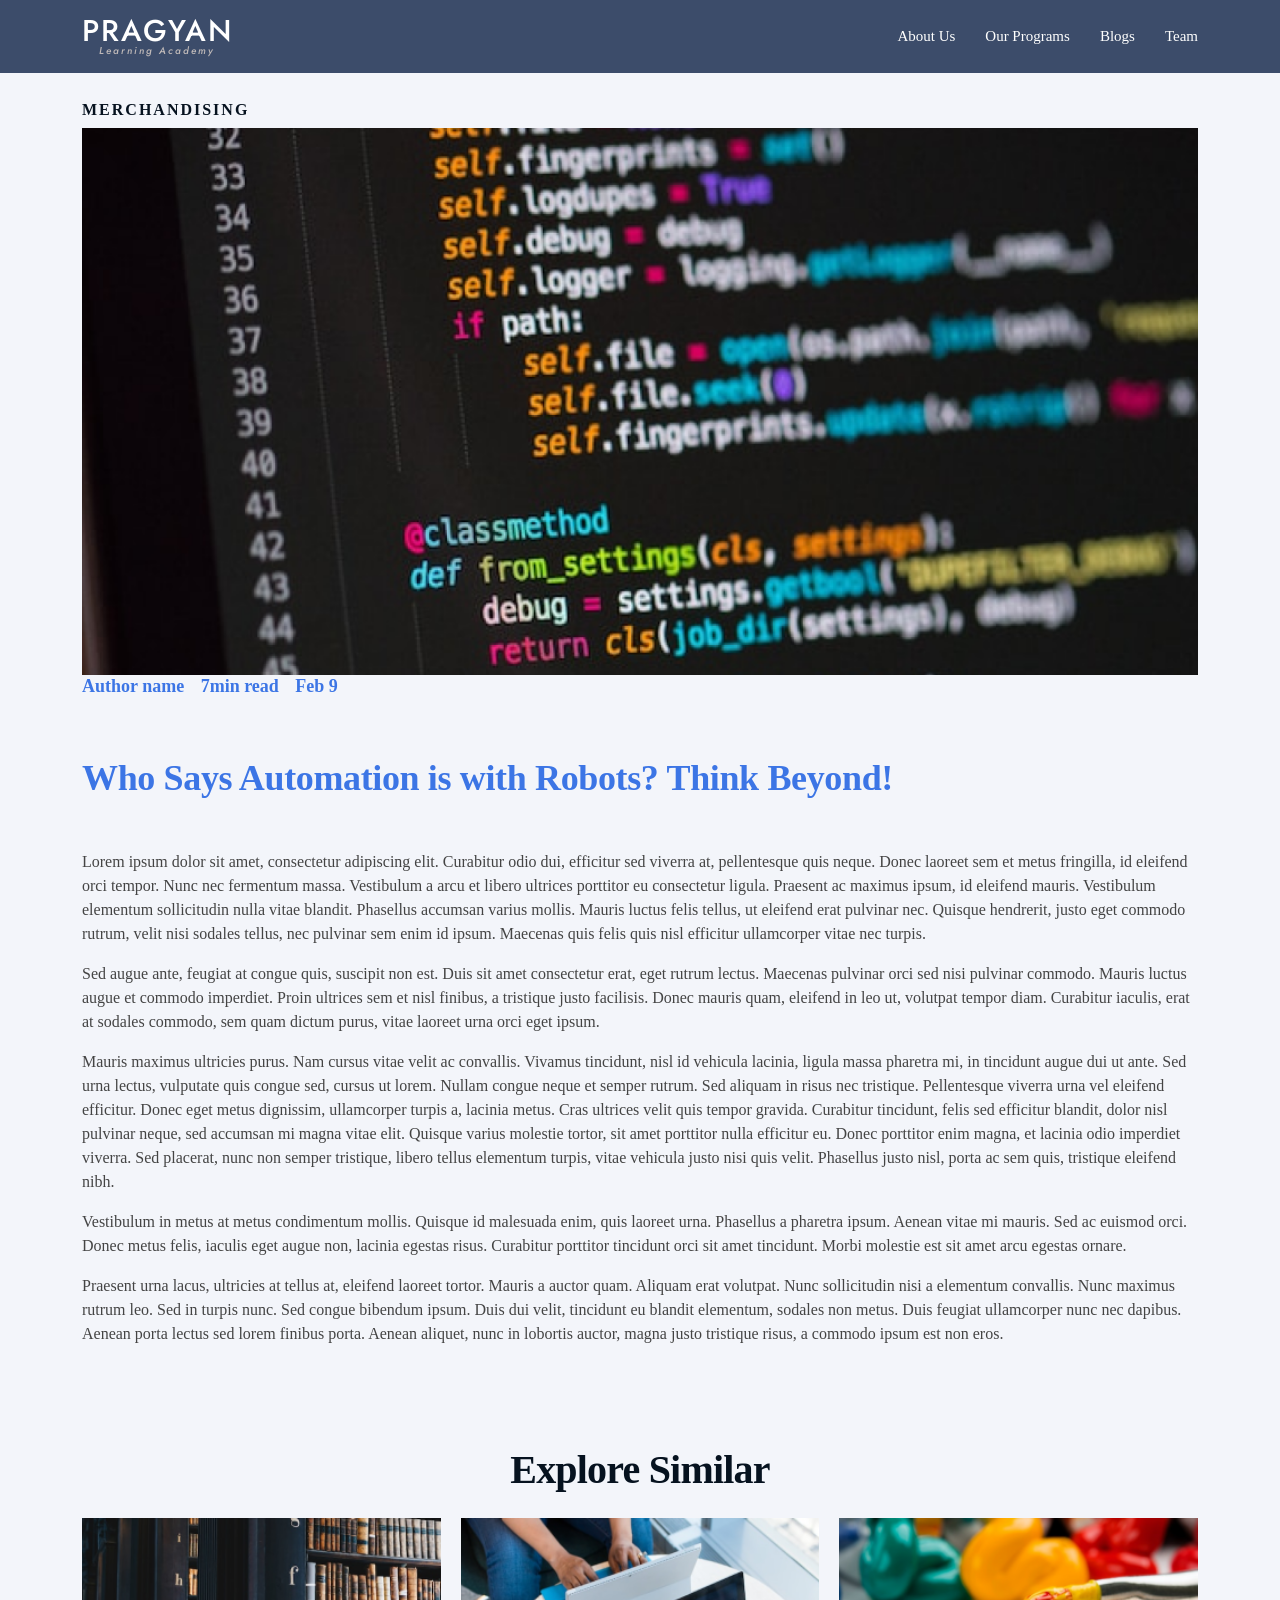
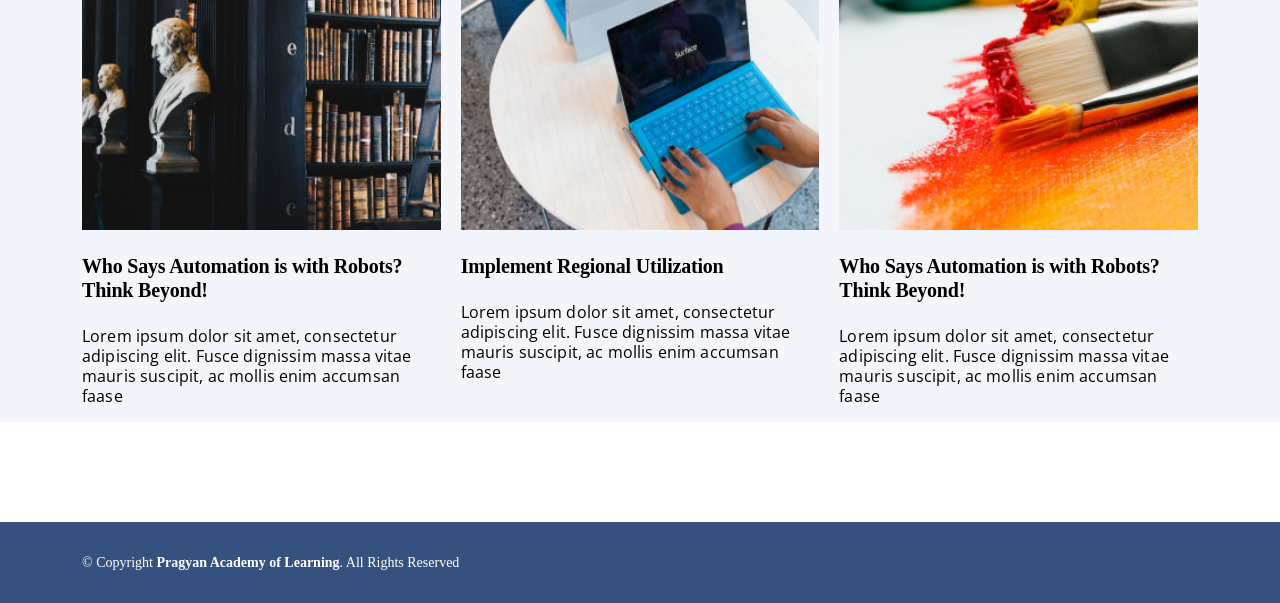
<file: blogs.html>
<!DOCTYPE html>
<html lang="en">

<head>
    <meta charset="utf-8">
    <meta content="width=device-width, initial-scale=1.0" name="viewport">

    <title>Pragyan Academy of Learning</title>
    <meta content="" name="description">
    <meta content="" name="keywords">

    <!-- Favicons -->
    <link href="./fav_icon.png" rel="icon">
    <link href="assets/img/apple-touch-icon.png" rel="apple-touch-icon">

    <!-- Google Fonts -->
    <link
        href="https://fonts.googleapis.com/css?family=Open+Sans:300,300i,400,400i,600,600i,700,700i|Jost:300,300i,400,400i,500,500i,600,600i,700,700i|Poppins:300,300i,400,400i,500,500i,600,600i,700,700i"
        rel="stylesheet">

    <!-- Vendor CSS Files -->
    <link href="assets/vendor/aos/aos.css" rel="stylesheet">
    <link href="assets/vendor/bootstrap/css/bootstrap.min.css" rel="stylesheet">
    <link href="assets/vendor/bootstrap-icons/bootstrap-icons.css" rel="stylesheet">
    <link href="assets/vendor/boxicons/css/boxicons.min.css" rel="stylesheet">
    <link href="assets/vendor/glightbox/css/glightbox.min.css" rel="stylesheet">
    <link href="assets/vendor/remixicon/remixicon.css" rel="stylesheet">
    <link href="assets/vendor/swiper/swiper-bundle.min.css" rel="stylesheet">
    <link href="assets/css/index.css" rel="stylesheet">
    <!-- Template Main CSS File -->
    <link href="assets/css/style.css" rel="stylesheet">
    <link href="assets/css/animation.css" rel="stylesheet">
    <link href="assets/css/newstyles1.css" rel="stylesheet">





    <script type="text/javascript">
        (function (f, b) {
            if (!b.__SV) {
                var e, g, i, h; window.mixpanel = b; b._i = []; b.init = function (e, f, c) {
                    function g(a, d) { var b = d.split("."); 2 == b.length && (a = a[b[0]], d = b[1]); a[d] = function () { a.push([d].concat(Array.prototype.slice.call(arguments, 0))) } } var a = b; "undefined" !== typeof c ? a = b[c] = [] : c = "mixpanel"; a.people = a.people || []; a.toString = function (a) { var d = "mixpanel"; "mixpanel" !== c && (d += "." + c); a || (d += " (stub)"); return d }; a.people.toString = function () { return a.toString(1) + ".people (stub)" }; i = "disable time_event track track_pageview track_links track_forms track_with_groups add_group set_group remove_group register register_once alias unregister identify name_tag set_config reset opt_in_tracking opt_out_tracking has_opted_in_tracking has_opted_out_tracking clear_opt_in_out_tracking start_batch_senders people.set people.set_once people.unset people.increment people.append people.union people.track_charge people.clear_charges people.delete_user people.remove".split(" ");
                    for (h = 0; h < i.length; h++)g(a, i[h]); var j = "set set_once union unset remove delete".split(" "); a.get_group = function () { function b(c) { d[c] = function () { call2_args = arguments; call2 = [c].concat(Array.prototype.slice.call(call2_args, 0)); a.push([e, call2]) } } for (var d = {}, e = ["get_group"].concat(Array.prototype.slice.call(arguments, 0)), c = 0; c < j.length; c++)b(j[c]); return d }; b._i.push([e, f, c])
                }; b.__SV = 1.2; e = f.createElement("script"); e.type = "text/javascript"; e.async = !0; e.src = "undefined" !== typeof MIXPANEL_CUSTOM_LIB_URL ?
                    MIXPANEL_CUSTOM_LIB_URL : "file:" === f.location.protocol && "//cdn.mxpnl.com/libs/mixpanel-2-latest.min.js".match(/^\/\//) ? "https://cdn.mxpnl.com/libs/mixpanel-2-latest.min.js" : "//cdn.mxpnl.com/libs/mixpanel-2-latest.min.js"; g = f.getElementsByTagName("script")[0]; g.parentNode.insertBefore(e, g)
            }
        })(document, window.mixpanel || []);

        // Enabling the debug mode flag is useful during implementation,
        // but it's recommended you remove it for production
        mixpanel.init('054dca6e9932ffce0c2ddfe807280ade', { debug: true });
        mixpanel.track('Page_on_loaded');
    </script>
</head>

<body onclick="bodyClickSection()">

    <div class="audio-sec">
        <!-- <audio id="myAudio" autoplay>
            <source src="./complete-audio.mp3" type="audio/mpeg">
            Your browser does not support the audio element.
        </audio> -->


    </div>
    <!-- ======= Header ======= -->
    <header id="header" class="fixed-top header-bg-new-header">
        <div class="container d-flex align-items-center">

            <h1 class="logo me-auto top-logo-left"><a href="index.html">Pragyan</a>
                <span>Learning Academy</span>
            </h1>
            <!-- Uncomment below if you prefer to use an image logo -->
            <!-- <a href="index.html" class="logo me-auto"><img src="assets/img/logo.png" alt="" class="img-fluid"></a>-->

            <nav id="navbar" class="navbar">
                <ul>
                    <li><a class="nav-link scrollto" href="./team.html">About Us</a></li>
                    <li class="dropdown"><a class="nav-link scrollto" href="#Future-Business">Our Programs</a>

                        <ul>
                            <li><a href="./index.html">Global Certification</a></li>
                            <li><a href="./pgdm.html">PGDM in Fintech</a></li>
                            <li><a href="./fintechBootCamp.html">Fintech BootCamp</a></li>
                        </ul>

                    </li>
                    <li><a class="nav-link   scrollto" href="./blogs.html">Blogs</a></li>
                    <li><a class="nav-link scrollto" href="./team.html">Team</a></li>

                    <!-- <li><a class="getstarted scrollto" href="#contact">Contact</a></li> -->
                    <!-- <li><a class="getstarted scrollto" href="#contact">Contact Us</a></li> -->
                </ul>
                <i class="bi bi-list mobile-nav-toggle"></i>
            </nav><!-- .navbar -->

        </div>
    </header><!-- End Header -->

    <!-- ======= Hero Section ======= -->

    <main id="main">
        <div id="blogs-sec-content1" class="our-services section section-bg">
            <div class="container">
                <div class="blogs-sec-content">
                    <h2>MERCHANDISING</h2>
                    <div class="main-img-sec-content">
                        <img src="./assets/img/Image 10.png" />
                        <p><span>Author name</span>
                            <span>7min read</span>
                            <span>Feb 9</span>
                        </p>
                    </div>
                    <div>
                        <h3>Who Says Automation is with Robots? Think Beyond!</h3>
                        <p>Lorem ipsum dolor sit amet, consectetur adipiscing elit. Curabitur odio dui, efficitur sed
                            viverra at, pellentesque quis neque. Donec laoreet sem et metus fringilla, id eleifend orci
                            tempor. Nunc nec fermentum massa. Vestibulum a arcu et libero ultrices porttitor eu
                            consectetur ligula. Praesent ac maximus ipsum, id eleifend mauris. Vestibulum elementum
                            sollicitudin nulla vitae blandit. Phasellus accumsan varius mollis. Mauris luctus felis
                            tellus, ut eleifend erat pulvinar nec. Quisque hendrerit, justo eget commodo rutrum, velit
                            nisi sodales tellus, nec pulvinar sem enim id ipsum. Maecenas quis felis quis nisl efficitur
                            ullamcorper vitae nec turpis.
                        </p>
                        <p>
                            Sed augue ante, feugiat at congue quis, suscipit non est. Duis sit amet consectetur erat,
                            eget rutrum lectus. Maecenas pulvinar orci sed nisi pulvinar commodo. Mauris luctus augue et
                            commodo imperdiet. Proin ultrices sem et nisl finibus, a tristique justo facilisis. Donec
                            mauris quam, eleifend in leo ut, volutpat tempor diam. Curabitur iaculis, erat at sodales
                            commodo, sem quam dictum purus, vitae laoreet urna orci eget ipsum.
                        </p>
                        <p>
                            Mauris maximus ultricies purus. Nam cursus vitae velit ac convallis. Vivamus tincidunt, nisl
                            id vehicula lacinia, ligula massa pharetra mi, in tincidunt augue dui ut ante. Sed urna
                            lectus, vulputate quis congue sed, cursus ut lorem. Nullam congue neque et semper rutrum.
                            Sed aliquam in risus nec tristique. Pellentesque viverra urna vel eleifend efficitur. Donec
                            eget metus dignissim, ullamcorper turpis a, lacinia metus. Cras ultrices velit quis tempor
                            gravida. Curabitur tincidunt, felis sed efficitur blandit, dolor nisl pulvinar neque, sed
                            accumsan mi magna vitae elit. Quisque varius molestie tortor, sit amet porttitor nulla
                            efficitur eu. Donec porttitor enim magna, et lacinia odio imperdiet viverra. Sed placerat,
                            nunc non semper tristique, libero tellus elementum turpis, vitae vehicula justo nisi quis
                            velit. Phasellus justo nisl, porta ac sem quis, tristique eleifend nibh.
                        </p>
                        <p>
                            Vestibulum in metus at metus condimentum mollis. Quisque id malesuada enim, quis laoreet
                            urna. Phasellus a pharetra ipsum. Aenean vitae mi mauris. Sed ac euismod orci. Donec metus
                            felis, iaculis eget augue non, lacinia egestas risus. Curabitur porttitor tincidunt orci sit
                            amet tincidunt. Morbi molestie est sit amet arcu egestas ornare.
                        </p>
                        <p>
                            Praesent urna lacus, ultricies at tellus at, eleifend laoreet tortor. Mauris a auctor quam.
                            Aliquam erat volutpat. Nunc sollicitudin nisi a elementum convallis. Nunc maximus rutrum
                            leo. Sed in turpis nunc. Sed congue bibendum ipsum. Duis dui velit, tincidunt eu blandit
                            elementum, sodales non metus. Duis feugiat ullamcorper nunc nec dapibus. Aenean porta lectus
                            sed lorem finibus porta. Aenean aliquet, nunc in lobortis auctor, magna justo tristique
                            risus, a commodo ipsum est non eros.</p>
                    </div>
                </div>
                <div class="blogs-similar-content-sec">
                    <h4> Explore Similar</h4>
                    <div class="blogs-similar-content-all">
                        <div class="blog-similar-con-row">
                            <img src="./assets/img/Image 9.png" />
                            <h5>Who Says Automation is with Robots? Think Beyond!</h5>
                            <p>Lorem ipsum dolor sit amet, consectetur adipiscing elit. Fusce dignissim massa vitae
                                mauris suscipit, ac mollis enim accumsan faase</p>
                        </div>
                        <div class="blog-similar-con-row">
                            <img src="./assets/img/Image 8.png" />
                            <h5>Implement Regional Utilization </h5>
                            <p>Lorem ipsum dolor sit amet, consectetur adipiscing elit. Fusce dignissim massa vitae
                                mauris suscipit, ac mollis enim accumsan faase</p>
                        </div>
                        <div class="blog-similar-con-row">
                            <img src="./assets/img/Image 7.png" />
                            <h5>Who Says Automation is with Robots? Think Beyond!</h5>
                            <p>Lorem ipsum dolor sit amet, consectetur adipiscing elit. Fusce dignissim massa vitae
                                mauris suscipit, ac mollis enim accumsan faase</p>
                        </div>
                    </div>
                </div>
            </div>
        </div>


    </main>



    <footer id="footer">

        <div class="container footer-bottom clearfix">
            <div class="copyright">
                &copy; Copyright <strong><span>Pragyan Academy of Learning</span></strong>. All Rights Reserved
            </div>
        </div>
    </footer><!-- End Footer -->

    <div id="preloader"></div>
    <a href="#" class="back-to-top d-flex align-items-center justify-content-center"><i
            class="bi bi-arrow-up-short"></i></a>



    <!-- Vendor JS Files -->
    <script src="assets/vendor/aos/aos.js"></script>
    <script src="assets/vendor/bootstrap/js/bootstrap.bundle.min.js"></script>
    <script src="assets/vendor/glightbox/js/glightbox.min.js"></script>
    <script src="assets/vendor/isotope-layout/isotope.pkgd.min.js"></script>
    <script src="assets/vendor/php-email-form/validate.js"></script>
    <script src="assets/vendor/swiper/swiper-bundle.min.js"></script>
    <script src="assets/vendor/waypoints/noframework.waypoints.js"></script>

    <script src="vendor/jquery/jquery.min.js"></script>
    <script src="assets1/js/owl-carousel.js"></script>
    <script src="assets1/js/animation.js"></script>
    <script src="assets1/js/imagesloaded.js"></script>
    <script src="assets1/js/templatemo-custom.js"></script>

    <!-- Template Main JS File -->
    <script src="assets/js/main.js"></script>
    <script src="assets/js/mycode.js"></script>

</body>

</html>
</file>
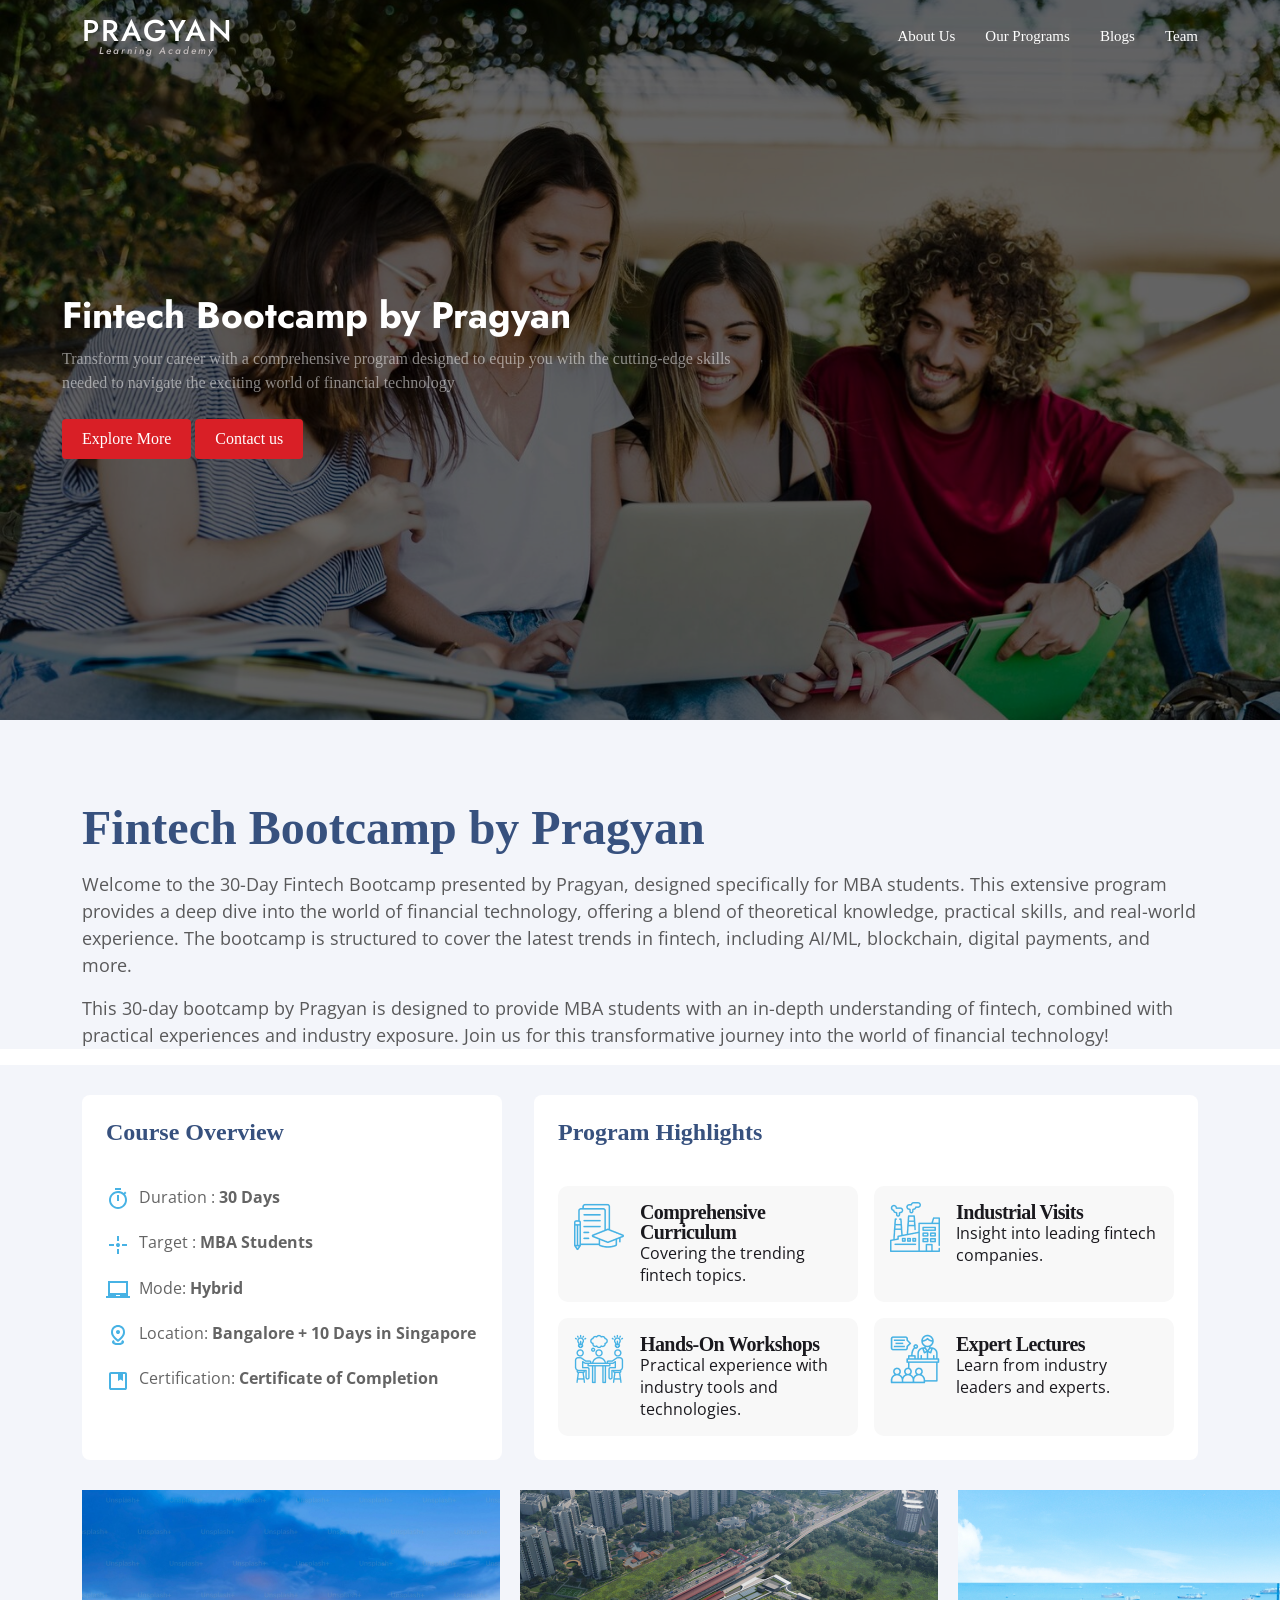
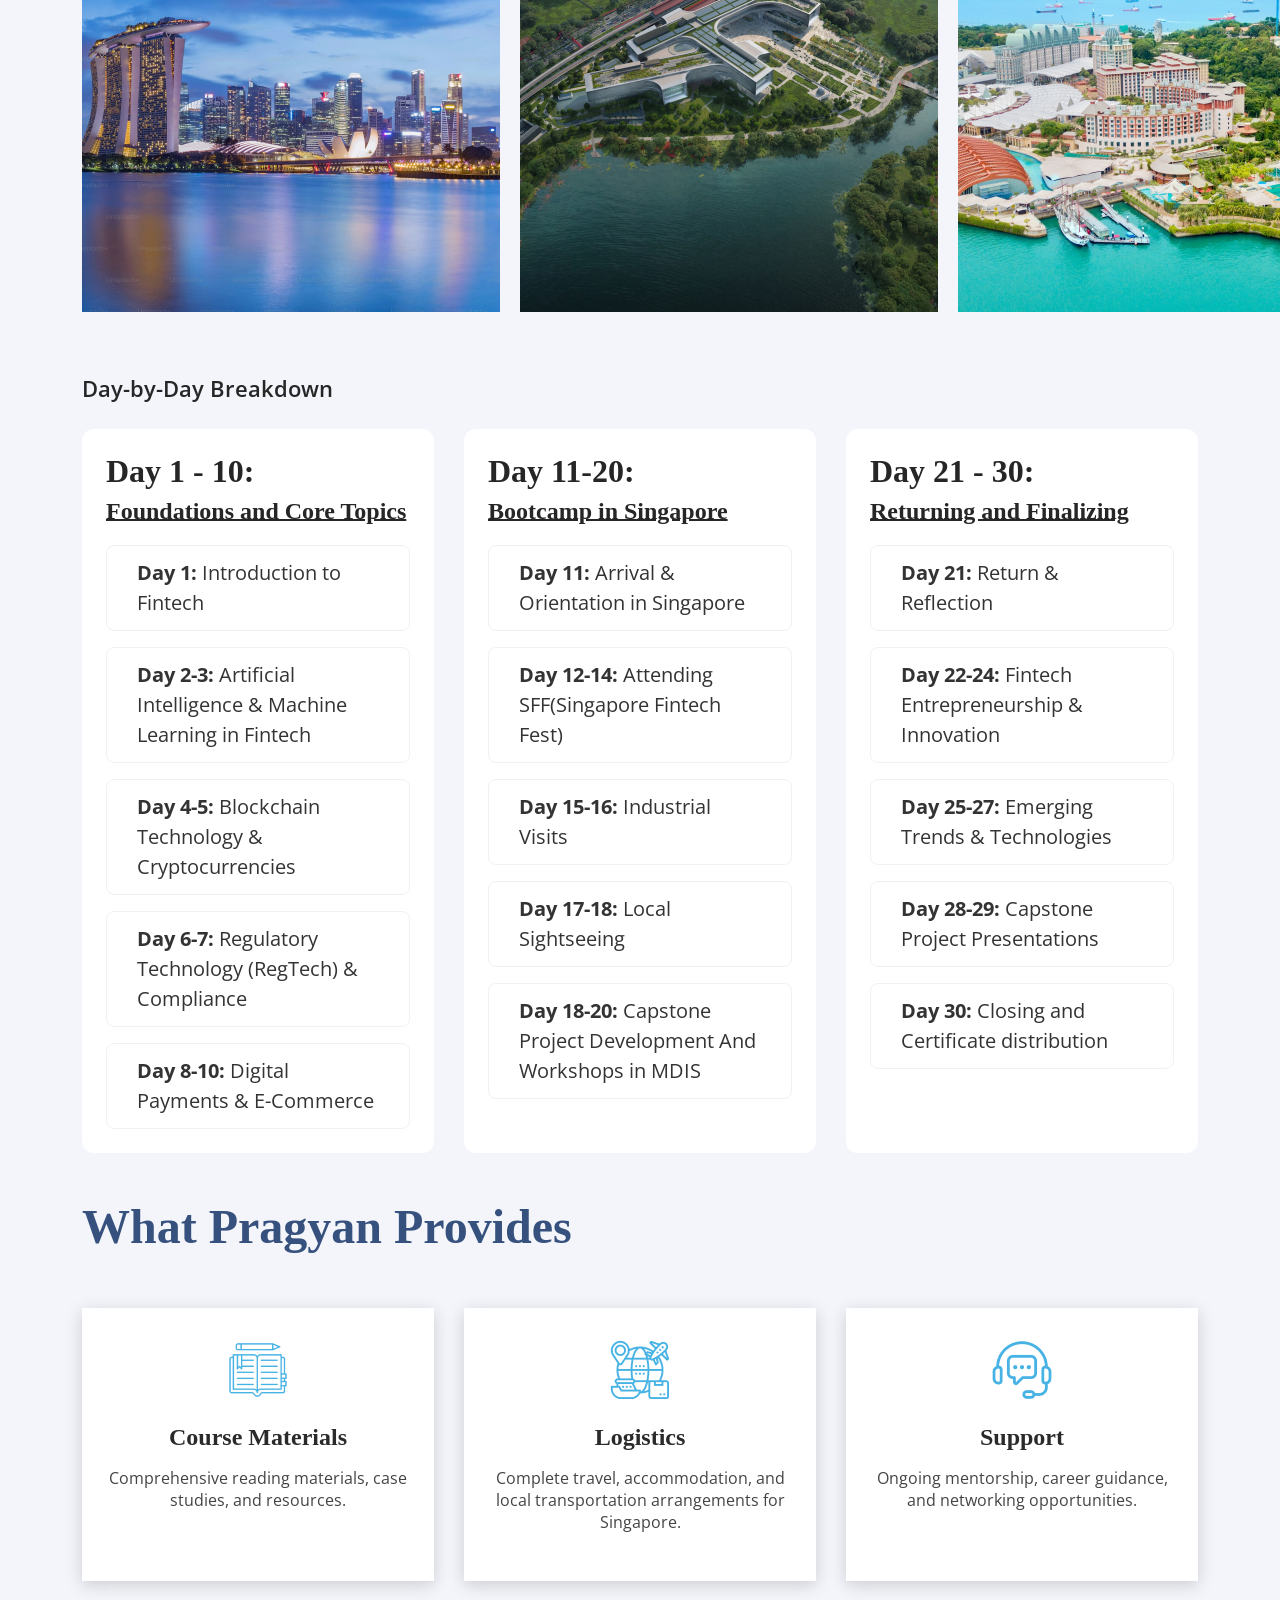
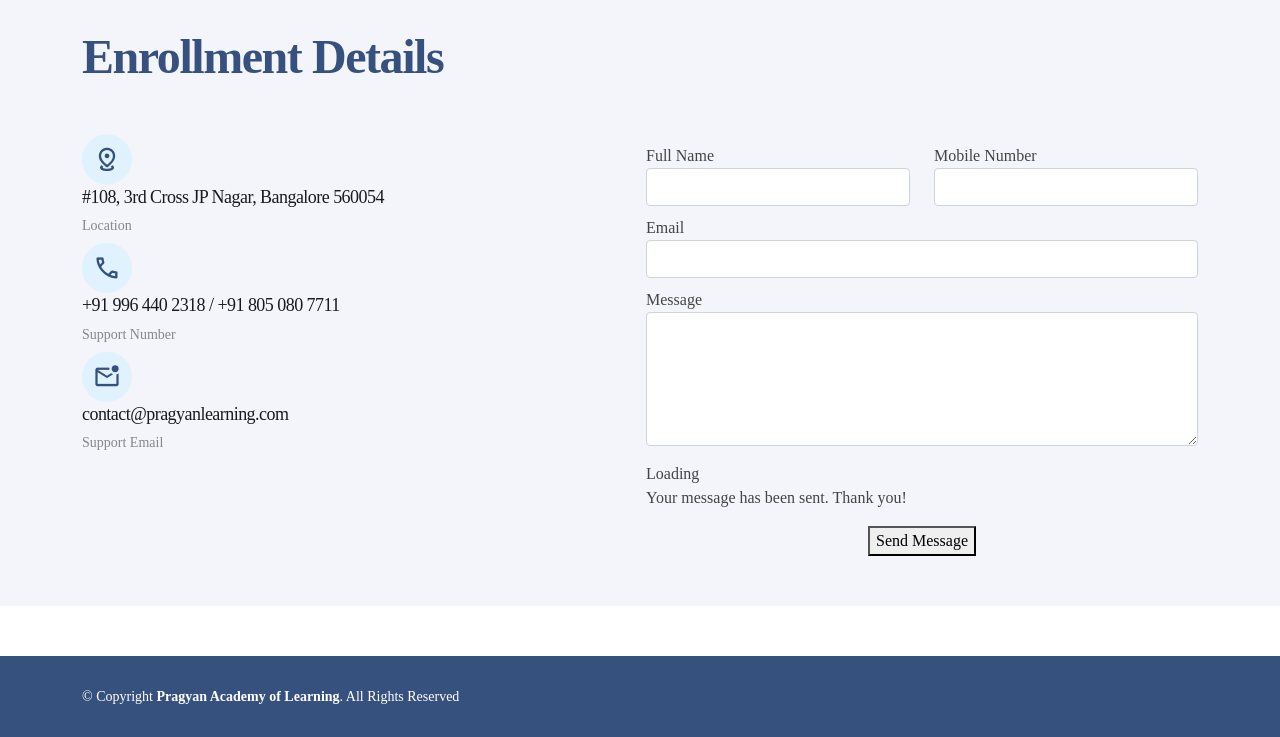
<file: fintechBootCamp.html>
<!DOCTYPE html>
<html lang="en">

<head>
    <meta charset="utf-8">
    <meta content="width=device-width, initial-scale=1.0" name="viewport">

    <title>Pragyan Academy of Learning</title>
    <meta content="" name="description">
    <meta content="" name="keywords">

    <!-- Favicons -->
    <link href="./fav_icon.png" rel="icon">
    <link href="assets/img/apple-touch-icon.png" rel="apple-touch-icon">

    <!-- Google Fonts -->
    <link
        href="https://fonts.googleapis.com/css?family=Open+Sans:300,300i,400,400i,600,600i,700,700i|Jost:300,300i,400,400i,500,500i,600,600i,700,700i|Poppins:300,300i,400,400i,500,500i,600,600i,700,700i"
        rel="stylesheet">

    <!-- Vendor CSS Files -->
    <link href="assets/vendor/aos/aos.css" rel="stylesheet">
    <link href="assets/vendor/bootstrap/css/bootstrap.min.css" rel="stylesheet">
    <link href="assets/vendor/bootstrap-icons/bootstrap-icons.css" rel="stylesheet">
    <link href="assets/vendor/boxicons/css/boxicons.min.css" rel="stylesheet">
    <link href="assets/vendor/glightbox/css/glightbox.min.css" rel="stylesheet">
    <link href="assets/vendor/remixicon/remixicon.css" rel="stylesheet">
    <link href="assets/vendor/swiper/swiper-bundle.min.css" rel="stylesheet">
    <link href="assets/css/index.css" rel="stylesheet">
    <!-- Template Main CSS File -->
    <link href="assets/css/style.css" rel="stylesheet">
    <link href="assets/css/animation.css" rel="stylesheet">
    <link href="assets/css/newstyles1.css" rel="stylesheet">





    <script type="text/javascript">
        (function (f, b) {
            if (!b.__SV) {
                var e, g, i, h; window.mixpanel = b; b._i = []; b.init = function (e, f, c) {
                    function g(a, d) { var b = d.split("."); 2 == b.length && (a = a[b[0]], d = b[1]); a[d] = function () { a.push([d].concat(Array.prototype.slice.call(arguments, 0))) } } var a = b; "undefined" !== typeof c ? a = b[c] = [] : c = "mixpanel"; a.people = a.people || []; a.toString = function (a) { var d = "mixpanel"; "mixpanel" !== c && (d += "." + c); a || (d += " (stub)"); return d }; a.people.toString = function () { return a.toString(1) + ".people (stub)" }; i = "disable time_event track track_pageview track_links track_forms track_with_groups add_group set_group remove_group register register_once alias unregister identify name_tag set_config reset opt_in_tracking opt_out_tracking has_opted_in_tracking has_opted_out_tracking clear_opt_in_out_tracking start_batch_senders people.set people.set_once people.unset people.increment people.append people.union people.track_charge people.clear_charges people.delete_user people.remove".split(" ");
                    for (h = 0; h < i.length; h++)g(a, i[h]); var j = "set set_once union unset remove delete".split(" "); a.get_group = function () { function b(c) { d[c] = function () { call2_args = arguments; call2 = [c].concat(Array.prototype.slice.call(call2_args, 0)); a.push([e, call2]) } } for (var d = {}, e = ["get_group"].concat(Array.prototype.slice.call(arguments, 0)), c = 0; c < j.length; c++)b(j[c]); return d }; b._i.push([e, f, c])
                }; b.__SV = 1.2; e = f.createElement("script"); e.type = "text/javascript"; e.async = !0; e.src = "undefined" !== typeof MIXPANEL_CUSTOM_LIB_URL ?
                    MIXPANEL_CUSTOM_LIB_URL : "file:" === f.location.protocol && "//cdn.mxpnl.com/libs/mixpanel-2-latest.min.js".match(/^\/\//) ? "https://cdn.mxpnl.com/libs/mixpanel-2-latest.min.js" : "//cdn.mxpnl.com/libs/mixpanel-2-latest.min.js"; g = f.getElementsByTagName("script")[0]; g.parentNode.insertBefore(e, g)
            }
        })(document, window.mixpanel || []);

        // Enabling the debug mode flag is useful during implementation,
        // but it's recommended you remove it for production
        mixpanel.init('054dca6e9932ffce0c2ddfe807280ade', { debug: true });
        mixpanel.track('Page_on_loaded');
    </script>
</head>

<body onclick="bodyClickSection()">

    <div class="audio-sec">
        <!-- <audio id="myAudio" autoplay>
            <source src="./complete-audio.mp3" type="audio/mpeg">
            Your browser does not support the audio element.
        </audio> -->


    </div>
    <!-- ======= Header ======= -->
    <header id="header" class="fixed-top ">
        <div class="container d-flex align-items-center">

            <h1 class="logo me-auto top-logo-left"><a href="index.html">Pragyan</a>
                <span>Learning Academy</span>
            </h1>
            <!-- Uncomment below if you prefer to use an image logo -->
            <!-- <a href="index.html" class="logo me-auto"><img src="assets/img/logo.png" alt="" class="img-fluid"></a>-->

            <nav id="navbar" class="navbar">
                <ul>
                    <li><a class="nav-link scrollto" href="./team.html">About Us</a></li>
                    <li class="dropdown"><a class="nav-link scrollto" href="#Future-Business">Our Programs</a>

                        <ul>
                            <li><a href="./index.html">Global Certification</a></li>
                            <li><a href="./pgdm.html">PGDM in Fintech</a></li>
                            <li><a href="./fintechBootCamp.html">Fintech BootCamp</a></li>
                        </ul>

                    </li>
                    <li><a href="./blogs.html" class="nav-link   scrollto">Blogs</a></li>
                    <li><a class="nav-link scrollto" href="./team.html">Team</a></li>

                    <!-- <li><a class="getstarted scrollto" href="#contact">Contact</a></li> -->
                    <!-- <li><a class="getstarted scrollto" href="#contact">Contact Us</a></li> -->
                </ul>
                <i class="bi bi-list mobile-nav-toggle"></i>
            </nav><!-- .navbar -->

        </div>
    </header><!-- End Header -->

    <!-- ======= Hero Section ======= -->
    <section id="hero" class="d-flex align-items-center">

        <div id="hero11" class="container-fluid px-0 home-page-slider-main">
            <div id="carouselId" class="carousel slide" data-bs-ride="carousel">

                <div class="carousel-inner" role="listbox">
                    <div class="carousel-item active">
                        <img src="assets/images/main_img_sec.png" class="img-fluid" alt="First slide">
                        <div class="carousel-caption carousel-caption-new">
                            <div class="container carousel-content">
                                <!-- <h6 class="text-secondary h4 animated 1fadeInUp">Pragyan learning</h6> -->
                                <h1 class="">Fintech Bootcamp by Pragyan
                                </h1>

                                <p>Transform your career with a comprehensive program designed to equip you with the
                                    cutting-edge skills needed to navigate the exciting world of financial technology
                                </p>
                                <a href="./globalCertification.html" class="me-222"><button type="button"
                                        class="btn-new-btn">Explore More</button></a>
                                <button type="button" data-bs-toggle="modal" data-bs-target="#contactUsModal"
                                    class="btn-new-btn">Contact us</button>

                            </div>
                        </div>
                    </div>


                </div>

            </div>
        </div>
        <!-- <div class="carousel-item active">
            <img src="assets/images/main_img_sec.png" class="img-fluid" alt="First slide">
            <div class="carousel-caption">
                <div class="container carousel-content-sec">
                    <h1>Global Certification in ​Future Business Technologies​</h1>
                    <h5>(International Bootcamp at Singapore)​</h5>
                    <h5>Certification by​ MDIS, Singapore​</h5>
                    <div class="d-flex justify-content-center justify-content-lg-start"></div>
                    <a href="./globalCertification.html" class="me-2"><button type="button"
                            class="px-4 py-sm-3 px-sm-5 btn btn-primary rounded-pill new-btn-new animated 1fadeInLeft">Apply
                            Now</button></a>
                </div>


            </div>
        </div> -->

        <!-- <div class="container">
            <div class="row">
                <div class="col-lg-6 d-flex flex-column justify-content-center pt-4 pt-lg-0 order-2 order-lg-1"
                    data-aos="fade-up111">
                    <h1>Global Certification in ​Future Business Technologies​</h1>
                    <h2>(International Bootcamp at Singapore)​</h2>
                    <h5>Certification by​ MDIS, Singapore​</h5>
                    <div class="d-flex justify-content-center justify-content-lg-start">
                        <a href="#contact" class="btn-get-started scrollto new-btn-new">Apply Now</a>
                    </div>
                </div>
                <div class="col-lg-6 order-1 order-lg-2 hero-img " data-aos="zoom-in">
                    <img src="assets/images/main_img_sec.png" class="img-fluid " alt="">
                </div>
            </div>
        </div> -->

    </section><!-- End Hero -->
    <main id="main">
        <div id="Fintech-Bootcamp-sec-content1" class="our-services section section-bg">
            <div class="container">
                <div class="Fintech-Bootcamp-sec-content">
                    <h2>Fintech Bootcamp by Pragyan</h2>
                    <p>Welcome to the 30-Day Fintech Bootcamp presented by Pragyan, designed specifically for MBA
                        students.
                        This
                        extensive program provides a deep dive into the world of financial technology, offering a blend
                        of
                        theoretical knowledge, practical skills, and real-world experience. The bootcamp is structured
                        to
                        cover
                        the latest trends in fintech, including AI/ML, blockchain, digital payments, and more.</p>

                    <p>This 30-day bootcamp by Pragyan is designed to provide MBA students with an in-depth
                        understanding of
                        fintech, combined with practical experiences and industry exposure. Join us for this
                        transformative
                        journey into the world of financial technology!</p>
                </div>
            </div>
        </div>

        <div id="CourseOverviewHighlights" class="our-services section section-bg">
            <div class="container">
                <div class="CourseOverviewHighlights-content">
                    <div class="Course-sec-Overview">
                        <h4>Course Overview</h4>
                        <div class="Course-sec-Overview-all">
                            <div><span class="cc-left11"><svg xmlns="http://www.w3.org/2000/svg" width="24" height="24"
                                        viewBox="0 0 24 24" fill="none">
                                        <mask id="mask0_632_2680" style="mask-type:alpha" maskUnits="userSpaceOnUse"
                                            x="0" y="0" width="24" height="24">
                                            <rect width="24" height="24" fill="#47B2E4" />
                                        </mask>
                                        <g mask="url(#mask0_632_2680)">
                                            <path
                                                d="M9 3V1H15V3H9ZM11 14H13V8H11V14ZM12 22C10.7667 22 9.60417 21.7625 8.5125 21.2875C7.42083 20.8125 6.46667 20.1667 5.65 19.35C4.83333 18.5333 4.1875 17.5792 3.7125 16.4875C3.2375 15.3958 3 14.2333 3 13C3 11.7667 3.2375 10.6042 3.7125 9.5125C4.1875 8.42083 4.83333 7.46667 5.65 6.65C6.46667 5.83333 7.42083 5.1875 8.5125 4.7125C9.60417 4.2375 10.7667 4 12 4C13.0333 4 14.025 4.16667 14.975 4.5C15.925 4.83333 16.8167 5.31667 17.65 5.95L19.05 4.55L20.45 5.95L19.05 7.35C19.6833 8.18333 20.1667 9.075 20.5 10.025C20.8333 10.975 21 11.9667 21 13C21 14.2333 20.7625 15.3958 20.2875 16.4875C19.8125 17.5792 19.1667 18.5333 18.35 19.35C17.5333 20.1667 16.5792 20.8125 15.4875 21.2875C14.3958 21.7625 13.2333 22 12 22ZM12 20C13.9333 20 15.5833 19.3167 16.95 17.95C18.3167 16.5833 19 14.9333 19 13C19 11.0667 18.3167 9.41667 16.95 8.05C15.5833 6.68333 13.9333 6 12 6C10.0667 6 8.41667 6.68333 7.05 8.05C5.68333 9.41667 5 11.0667 5 13C5 14.9333 5.68333 16.5833 7.05 17.95C8.41667 19.3167 10.0667 20 12 20Z"
                                                fill="#47B2E4" />
                                        </g>
                                    </svg></span>
                                <span class="cc-left12">Duration : </span><span class="cc-left13">30 Days</span>
                            </div>
                            <div><span class="cc-left11"><svg xmlns="http://www.w3.org/2000/svg" width="24" height="24"
                                        viewBox="0 0 24 24" fill="none">
                                        <mask id="mask0_632_2705" style="mask-type:alpha" maskUnits="userSpaceOnUse"
                                            x="0" y="0" width="24" height="24">
                                            <rect width="24" height="24" fill="#47B2E4" />
                                        </mask>
                                        <g mask="url(#mask0_632_2705)">
                                            <path
                                                d="M12 14C11.45 14 10.9792 13.8042 10.5875 13.4125C10.1958 13.0208 10 12.55 10 12C10 11.45 10.1958 10.9792 10.5875 10.5875C10.9792 10.1958 11.45 10 12 10C12.55 10 13.0208 10.1958 13.4125 10.5875C13.8042 10.9792 14 11.45 14 12C14 12.55 13.8042 13.0208 13.4125 13.4125C13.0208 13.8042 12.55 14 12 14ZM11 8V3H13V8H11ZM11 21V16H13V21H11ZM16 13V11H21V13H16ZM3 13V11H8V13H3Z"
                                                fill="#47B2E4" />
                                        </g>
                                    </svg></span>
                                <span class="cc-left12">Target : </span><span class="cc-left13">MBA Students</span>
                            </div>
                            <div><span class="cc-left11"><svg xmlns="http://www.w3.org/2000/svg" width="24" height="24"
                                        viewBox="0 0 24 24" fill="none">
                                        <mask id="mask0_632_2717" style="mask-type:alpha" maskUnits="userSpaceOnUse"
                                            x="0" y="0" width="24" height="24">
                                            <rect width="24" height="24" fill="#47B2E4" />
                                        </mask>
                                        <g mask="url(#mask0_632_2717)">
                                            <path d="M0 20V18H2V3H22V18H24V20H0ZM10 18H14V17H10V18ZM4 15H20V5H4V15Z"
                                                fill="#47B2E4" />
                                        </g>
                                    </svg></span>
                                <span class="cc-left12">Mode: </span><span class="cc-left13">Hybrid</span>
                            </div>
                            <div><span class="cc-left11"><svg xmlns="http://www.w3.org/2000/svg" width="24" height="24"
                                        viewBox="0 0 24 24" fill="none">
                                        <mask id="mask0_632_2729" style="mask-type:alpha" maskUnits="userSpaceOnUse"
                                            x="0" y="0" width="24" height="24">
                                            <rect width="24" height="24" fill="#47B2E4" />
                                        </mask>
                                        <g mask="url(#mask0_632_2729)">
                                            <path
                                                d="M12 22C10.2333 22 8.79167 21.7208 7.675 21.1625C6.55833 20.6042 6 19.8833 6 19C6 18.6 6.12083 18.2292 6.3625 17.8875C6.60417 17.5458 6.94167 17.25 7.375 17L8.95 18.475C8.8 18.5417 8.6375 18.6167 8.4625 18.7C8.2875 18.7833 8.15 18.8833 8.05 19C8.26667 19.2667 8.76667 19.5 9.55 19.7C10.3333 19.9 11.15 20 12 20C12.85 20 13.6708 19.9 14.4625 19.7C15.2542 19.5 15.7583 19.2667 15.975 19C15.8583 18.8667 15.7083 18.7583 15.525 18.675C15.3417 18.5917 15.1667 18.5167 15 18.45L16.55 16.95C17.0167 17.2167 17.375 17.5208 17.625 17.8625C17.875 18.2042 18 18.5833 18 19C18 19.8833 17.4417 20.6042 16.325 21.1625C15.2083 21.7208 13.7667 22 12 22ZM12.025 16.5C13.675 15.2833 14.9167 14.0625 15.75 12.8375C16.5833 11.6125 17 10.3833 17 9.15C17 7.45 16.4583 6.16667 15.375 5.3C14.2917 4.43333 13.1667 4 12 4C10.8333 4 9.70833 4.43333 8.625 5.3C7.54167 6.16667 7 7.45 7 9.15C7 10.2667 7.40833 11.4292 8.225 12.6375C9.04167 13.8458 10.3083 15.1333 12.025 16.5ZM12 19C9.65 17.2667 7.89583 15.5833 6.7375 13.95C5.57917 12.3167 5 10.7167 5 9.15C5 7.96667 5.2125 6.92917 5.6375 6.0375C6.0625 5.14583 6.60833 4.4 7.275 3.8C7.94167 3.2 8.69167 2.75 9.525 2.45C10.3583 2.15 11.1833 2 12 2C12.8167 2 13.6417 2.15 14.475 2.45C15.3083 2.75 16.0583 3.2 16.725 3.8C17.3917 4.4 17.9375 5.14583 18.3625 6.0375C18.7875 6.92917 19 7.96667 19 9.15C19 10.7167 18.4208 12.3167 17.2625 13.95C16.1042 15.5833 14.35 17.2667 12 19ZM12 11C12.55 11 13.0208 10.8042 13.4125 10.4125C13.8042 10.0208 14 9.55 14 9C14 8.45 13.8042 7.97917 13.4125 7.5875C13.0208 7.19583 12.55 7 12 7C11.45 7 10.9792 7.19583 10.5875 7.5875C10.1958 7.97917 10 8.45 10 9C10 9.55 10.1958 10.0208 10.5875 10.4125C10.9792 10.8042 11.45 11 12 11Z"
                                                fill="#47B2E4" />
                                        </g>
                                    </svg></span>
                                <span class="cc-left12">Location: </span><span class="cc-left13">Bangalore + 10 Days in
                                    Singapore</span>
                            </div>
                            <div><span class="cc-left11"><svg xmlns="http://www.w3.org/2000/svg" width="24" height="24"
                                        viewBox="0 0 24 24" fill="none">
                                        <mask id="mask0_632_2735" style="mask-type:alpha" maskUnits="userSpaceOnUse"
                                            x="0" y="0" width="24" height="24">
                                            <rect width="24" height="24" fill="#47B2E4" />
                                        </mask>
                                        <g mask="url(#mask0_632_2735)">
                                            <path
                                                d="M5 21C4.45 21 3.97917 20.8042 3.5875 20.4125C3.19583 20.0208 3 19.55 3 19V5C3 4.45 3.19583 3.97917 3.5875 3.5875C3.97917 3.19583 4.45 3 5 3H19C19.55 3 20.0208 3.19583 20.4125 3.5875C20.8042 3.97917 21 4.45 21 5V19C21 19.55 20.8042 20.0208 20.4125 20.4125C20.0208 20.8042 19.55 21 19 21H5ZM5 5V19H19V5H17V12L14.5 10.5L12 12V5H5Z"
                                                fill="#47B2E4" />
                                        </g>
                                    </svg></span>
                                <span class="cc-left12">Certification: </span><span class="cc-left13">Certificate of
                                    Completion</span>
                            </div>

                        </div>
                    </div>
                    <div class="Program-Highlights-sec">
                        <h4>Program Highlights</h4>
                        <div class="Program-Highlights-sec-content">
                            <div>
                                <div> <img src="./assets/img/curriculum.png" /></div>
                                <div>
                                    <h6>Comprehensive Curriculum</h6>
                                    <p>Covering the trending fintech topics.</p>
                                </div>
                            </div>
                            <div>
                                <div> <img src="./assets/img/factory 2.png" /></div>
                                <div>
                                    <h6>Industrial Visits</h6>
                                    <p>Insight into leading fintech companies.</p>
                                </div>
                            </div>
                            <div>
                                <div> <img src="./assets/img/workshop 2.png" /></div>
                                <div>
                                    <h6>Hands-On Workshops</h6>
                                    <p>Practical experience with industry tools and technologies.</p>
                                </div>
                            </div>
                            <div>
                                <div> <img src="./assets/img/lecture.png" /></div>
                                <div>
                                    <h6>Expert Lectures</h6>
                                    <p>Learn from industry leaders and experts.</p>
                                </div>
                            </div>
                        </div>
                    </div>
                </div>
            </div>
        </div>
        <div id="CourseOverviewImages" class="our-services1 section section-bg">
            <div class="container">
                <div class="CourseOverviewImages-content">
                    <div><img src="./assets/img/image 149.png" /></div>
                    <div><img src="./assets/img/image 150.png" /></div>
                    <div><img src="./assets/img/image 151.png" /></div>
                </div>
            </div>

        </div>
        <div id="Day-by-Day-Breakdown" class="our-services1 section section-bg">
            <div class="container">
                <div class="Day-by-Day-Breakdown-content">
                    <h6>Day-by-Day Breakdown</h6>
                    <div class="Day-Breakdown-content-all">
                        <div class="Breakdown-content-all-row">
                            <h4>Day 1 - 10: </h4>
                            <h6>Foundations and Core Topics</h6>
                            <div><span class="day-1-sec-content">Day 1: </span>
                                <span class="day-1-sec-content-text">Introduction to Fintech</span>
                            </div>
                            <div><span class="day-1-sec-content">Day 2-3: </span>
                                <span class="day-1-sec-content-text"> Artificial Intelligence & Machine Learning in
                                    Fintech</span>
                            </div>
                            <div><span class="day-1-sec-content"> Day 4-5: </span>
                                <span class="day-1-sec-content-text"> Blockchain Technology & Cryptocurrencies</span>
                            </div>
                            <div><span class="day-1-sec-content">Day 6-7: </span>
                                <span class="day-1-sec-content-text"> Regulatory Technology (RegTech) &
                                    Compliance</span>
                            </div>
                            <div><span class="day-1-sec-content">Day 8-10: </span>
                                <span class="day-1-sec-content-text"> Digital Payments & E-Commerce</span>
                            </div>

                        </div>
                        <div class="Breakdown-content-all-row">
                            <h4>Day 11-20: </h4>
                            <h6>Bootcamp in Singapore</h6>
                            <div><span class="day-1-sec-content">Day 11: </span>
                                <span class="day-1-sec-content-text">Arrival & Orientation in Singapore</span>
                            </div>
                            <div><span class="day-1-sec-content">Day 12-14: </span>
                                <span class="day-1-sec-content-text">Attending SFF(Singapore Fintech Fest)</span>
                            </div>
                            <div><span class="day-1-sec-content">Day 15-16: </span>
                                <span class="day-1-sec-content-text">Industrial Visits</span>
                            </div>
                            <div><span class="day-1-sec-content">Day 17-18: </span>
                                <span class="day-1-sec-content-text">Local Sightseeing</span>
                            </div>
                            <div><span class="day-1-sec-content">Day 18-20: </span>
                                <span class="day-1-sec-content-text">Capstone Project Development And Workshops in
                                    MDIS</span>
                            </div>


                        </div>
                        <div class="Breakdown-content-all-row">
                            <h4>Day 21 - 30: </h4>
                            <h6>Returning and Finalizing</h6>
                            <div><span class="day-1-sec-content">Day 21: </span>
                                <span class="day-1-sec-content-text">Return & Reflection</span>
                            </div>
                            <div><span class="day-1-sec-content">Day 22-24: </span>
                                <span class="day-1-sec-content-text">Fintech Entrepreneurship & Innovation</span>
                            </div>
                            <div><span class="day-1-sec-content">Day 25-27: </span>
                                <span class="day-1-sec-content-text">Emerging Trends & Technologies</span>
                            </div>
                            <div><span class="day-1-sec-content">Day 28-29: </span>
                                <span class="day-1-sec-content-text">Capstone Project Presentations</span>
                            </div>
                            <div><span class="day-1-sec-content">Day 30: </span>
                                <span class="day-1-sec-content-text">Closing and Certificate distribution</span>
                            </div>


                        </div>
                    </div>
                </div>
            </div>

        </div>
        <div id="What-Pragyan-Provides" class="our-services1 section section-bg">
            <div class="container">
                <div class="What-Pragyan-Provides-content">
                    <h4>What Pragyan Provides</h4>
                    <div class="Pragyan-Provides-content-sec-all">
                        <div class="Provides-content-sec-row">
                            <img src="./assets/img/library.png" />
                            <h6>Course Materials</h6>
                            <p>Comprehensive reading materials, case studies, and resources.</p>
                        </div>
                        <div class="Provides-content-sec-row">
                            <img src="./assets/img/logistics 2.png" />
                            <h6>Logistics</h6>
                            <p>Complete travel, accommodation, and local transportation arrangements for Singapore.</p>
                        </div>
                        <div class="Provides-content-sec-row">
                            <img src="./assets/img/customer-support.png" />
                            <h6>Support</h6>
                            <p>Ongoing mentorship, career guidance, and networking opportunities.</p>
                        </div>
                    </div>
                </div>
            </div>

        </div>
        <div id="What-Pragyan-Provides" class="our-services1 section section-bg">
            <div class="container">
                <div class="Enrollment-Details-content-content">
                    <h4>Enrollment Details</h4>
                    <div class="heed-help-sec-all-content Enrollment-Details-content-sec-all">
                        <div class="enrollment-details-sec-content-all">
                            <div>
                                <div>
                                    <div> <img src="./assets/img/badge.png" /></div>
                                    <div>
                                        <p class="text-name-name-sec">#108, 3rd Cross
                                            JP Nagar, Bangalore 560054</p>
                                        <p class="label-name-sec">Location</p>
                                    </div>
                                </div>
                                <div>
                                    <div> <img src="./assets/img/badge (1).png" /></div>
                                    <div>
                                        <p class="text-name-name-sec">+91 996 440 2318 / +91 805 080 7711</p>
                                        <p class="label-name-sec">Support Number</p>
                                    </div>
                                </div>
                                <div>
                                    <div>
                                        <img src="./assets/img/badge (2).png" />
                                    </div>
                                    <div>
                                        <p class="text-name-name-sec">contact@pragyanlearning.com</p>
                                        <p class="label-name-sec">Support Email</p>
                                    </div>
                                </div>
                            </div>
                            <div class="php-email-form">
                                <!-- <form action="#" method="post" role="form" class="php-email-form"> -->
                                <div class="row">
                                    <div class="form-group col-md-6">
                                        <label for="name">Full Name</label>
                                        <input id="PRAGYANFUllName1" type="text" name="name" class="form-control"
                                            id="name" required>
                                    </div>
                                    <div class="form-group col-md-6">
                                        <label for="name">Mobile Number</label>
                                        <input id="PRAGYANMobileNumber1" maxlength="10" type="text" class="form-control"
                                            name="phonenumber" id="email" required>
                                    </div>
                                </div>
                                <div class="form-group">
                                    <label for="name">Email</label>
                                    <input id="PRAGYANEmail1" type="email" class="form-control" name="email"
                                        id="subject" required>
                                </div>
                                <div class="form-group">
                                    <label for="name">Message</label>
                                    <textarea id="PRAGYANMessage1" class="form-control" name="message" rows="5"
                                        required></textarea>
                                </div>
                                <div class="my-3">
                                    <div class="loading">Loading</div>
                                    <div class="error-message"></div>
                                    <div class="sent-message">Your message has been sent. Thank you!</div>
                                </div>
                                <div class="col-12 thankyou-get-to-you d-none" id="thankyou-get-to-you1">
                                    <p>Thank you, we will get back to you shortly. </p>
                                </div>
                                <div class="text-center"><button onclick="handleSubmitForm1()" id="sendingmessageBtn1"
                                        type="submit">Send Message</button>
                                </div>
                                <!-- </form> -->
                            </div>
                        </div>
                    </div>
                </div>
            </div>

        </div>

    </main>



    <footer id="footer">

        <div class="container footer-bottom clearfix">
            <div class="copyright">
                &copy; Copyright <strong><span>Pragyan Academy of Learning</span></strong>. All Rights Reserved
            </div>
        </div>
    </footer><!-- End Footer -->

    <div id="preloader"></div>
    <a href="#" class="back-to-top d-flex align-items-center justify-content-center"><i
            class="bi bi-arrow-up-short"></i></a>

    <div class="modal fade" id="contactUsModal" tabindex="-1" aria-labelledby="contactUsModalLabel" aria-hidden="true">
        <div class="modal-dialog">
            <div class="modal-content">
                <div class="modal-header">
                    <h5 class="modal-title" id="contactUsModalLabel">Contact Us</h5>
                    <button type="button" id="close-btn-sec-btn-btn" class="btn-close" data-bs-dismiss="modal"
                        aria-label="Close"></button>
                </div>
                <div class="modal-body">
                    <div class="php-email-form">
                        <!-- <form action="#" method="post" role="form" class="php-email-form"> -->

                        <div class="form-group ">
                            <label for="name">Full Name</label>
                            <input id="PRAGYANFUllName" type="text" name="name" class="form-control" id="name" required>
                        </div>
                        <div class="form-group ">
                            <label for="name">Mobile Number</label>
                            <input id="PRAGYANMobileNumber" maxlength="10" type="text" class="form-control"
                                name="phonenumber" id="email" required>
                        </div>

                        <div class="form-group">
                            <label for="name">Email</label>
                            <input id="PRAGYANEmail" type="email" class="form-control" name="email" id="subject"
                                required>
                        </div>
                        <div class="form-group">
                            <label for="name">Message</label>
                            <textarea id="PRAGYANMessage" class="form-control" name="message" rows="5"
                                required></textarea>
                        </div>
                        <!-- <div class="my-3">
                                            <div class="loading">Loading</div>
                                            <div class="error-message"></div>
                                            <div class="sent-message">Your message has been sent. Thank you!</div>
                                        </div> -->
                        <div class="col-12 thankyou-get-to-you d-none" id="thankyou-get-to-you">
                            <p>Thank you, we will get back to you shortly. </p>
                        </div>

                        <br />
                        <div class="text-center sendingmessageBtn-sec"><button onclick="handleSubmitForm()"
                                id="sendingmessageBtn" type="submit">Send Message</button>
                        </div>

                        <!-- </form> -->
                    </div>
                </div>
                <!-- <div class="modal-footer">
                                    <button type="button" class="btn btn-secondary" data-bs-dismiss="modal">Close</button>
                                    <button type="button" class="btn btn-primary">Send Message</button>
                                </div> -->
            </div>
        </div>
    </div>


    <!-- Vendor JS Files -->
    <script src="assets/vendor/aos/aos.js"></script>
    <script src="assets/vendor/bootstrap/js/bootstrap.bundle.min.js"></script>
    <script src="assets/vendor/glightbox/js/glightbox.min.js"></script>
    <script src="assets/vendor/isotope-layout/isotope.pkgd.min.js"></script>
    <script src="assets/vendor/php-email-form/validate.js"></script>
    <script src="assets/vendor/swiper/swiper-bundle.min.js"></script>
    <script src="assets/vendor/waypoints/noframework.waypoints.js"></script>

    <script src="vendor/jquery/jquery.min.js"></script>
    <script src="assets1/js/owl-carousel.js"></script>
    <script src="assets1/js/animation.js"></script>
    <script src="assets1/js/imagesloaded.js"></script>
    <script src="assets1/js/templatemo-custom.js"></script>

    <!-- Template Main JS File -->
    <script src="assets/js/main.js"></script>
    <script src="assets/js/mycode.js"></script>

</body>

</html>
</file>
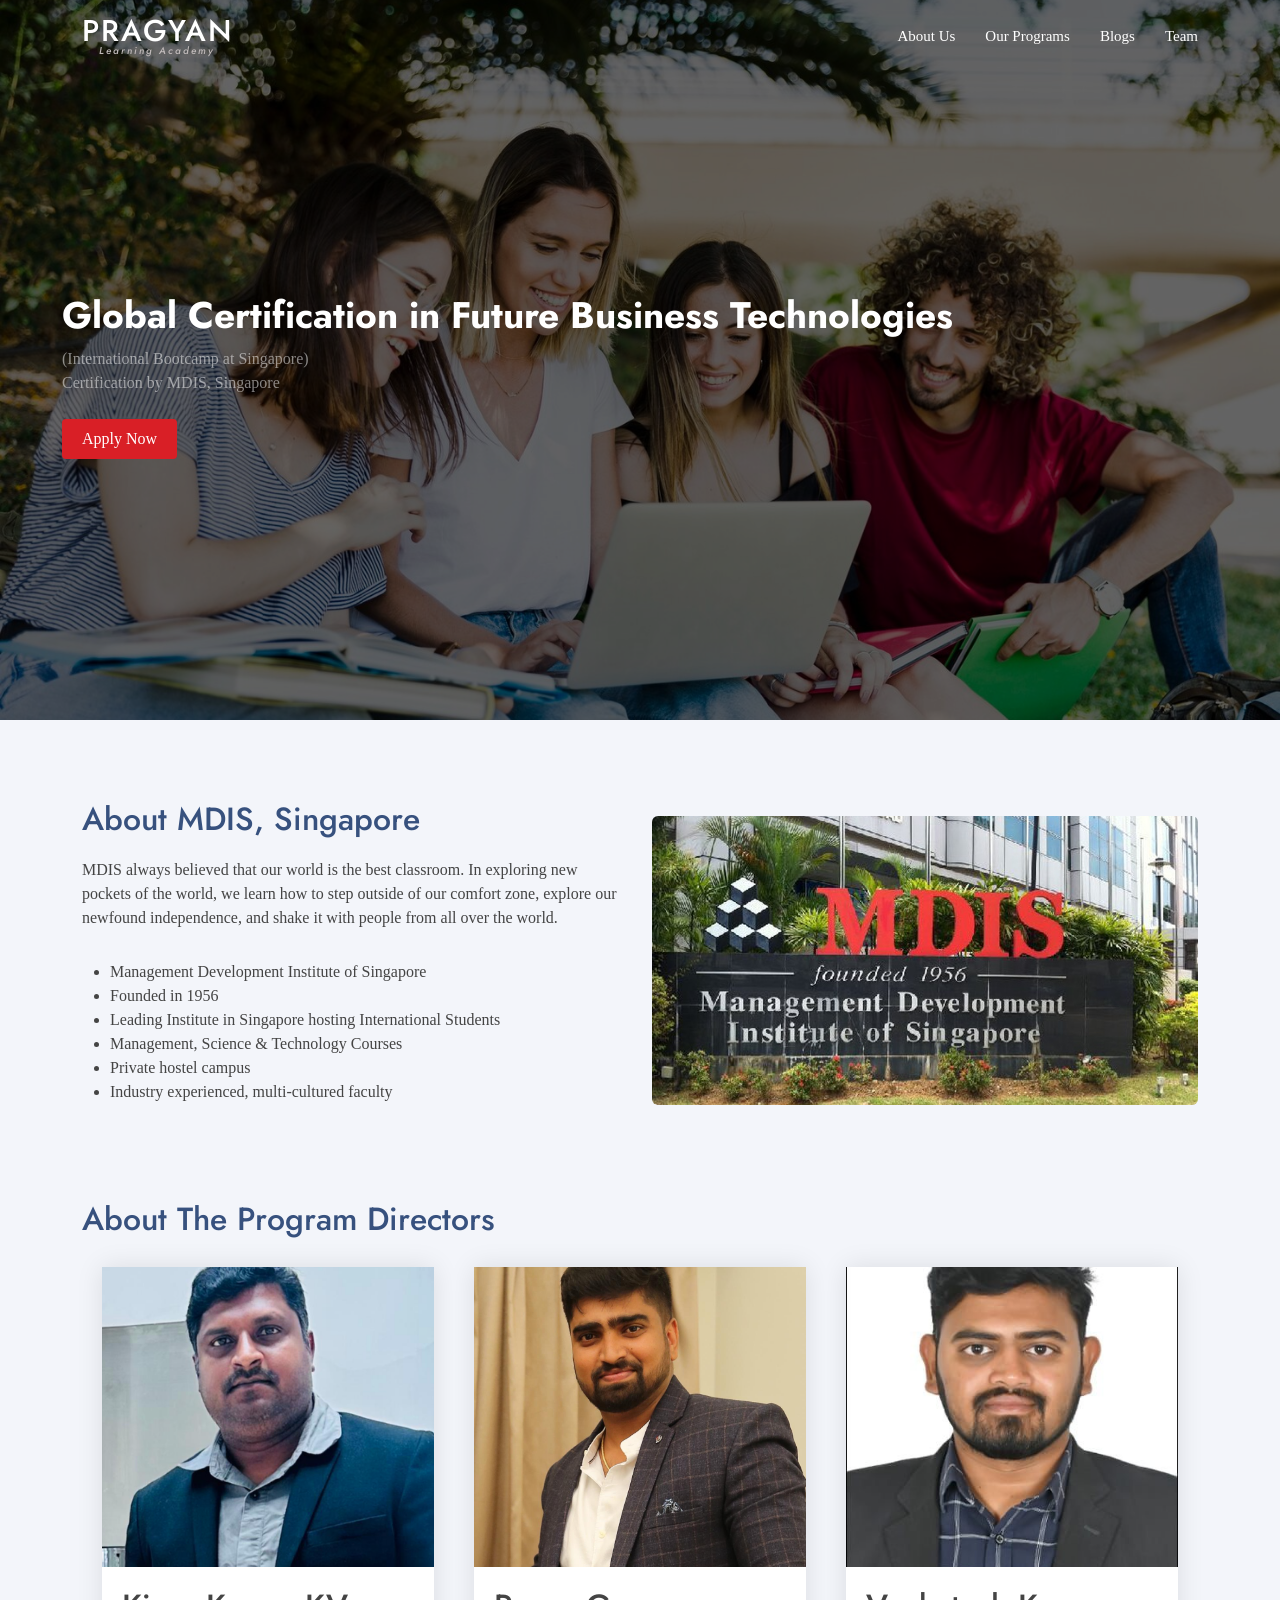
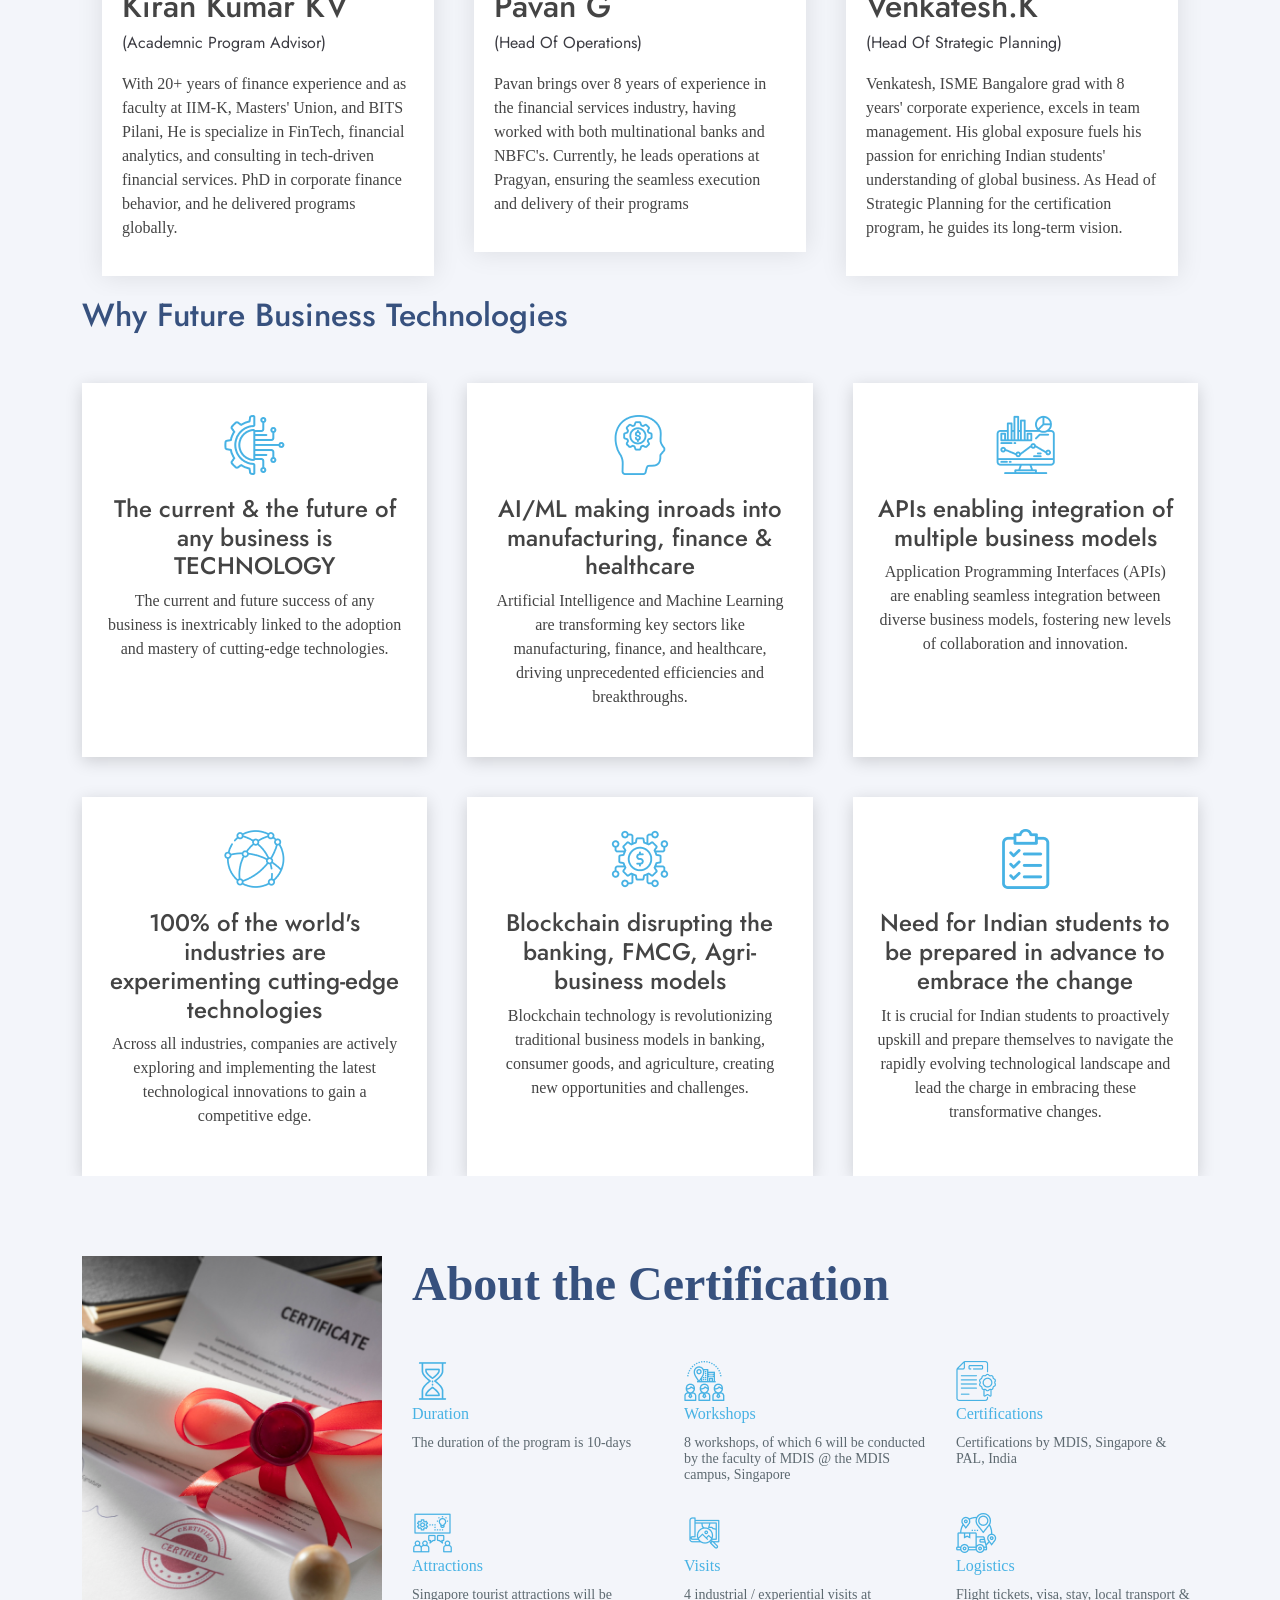
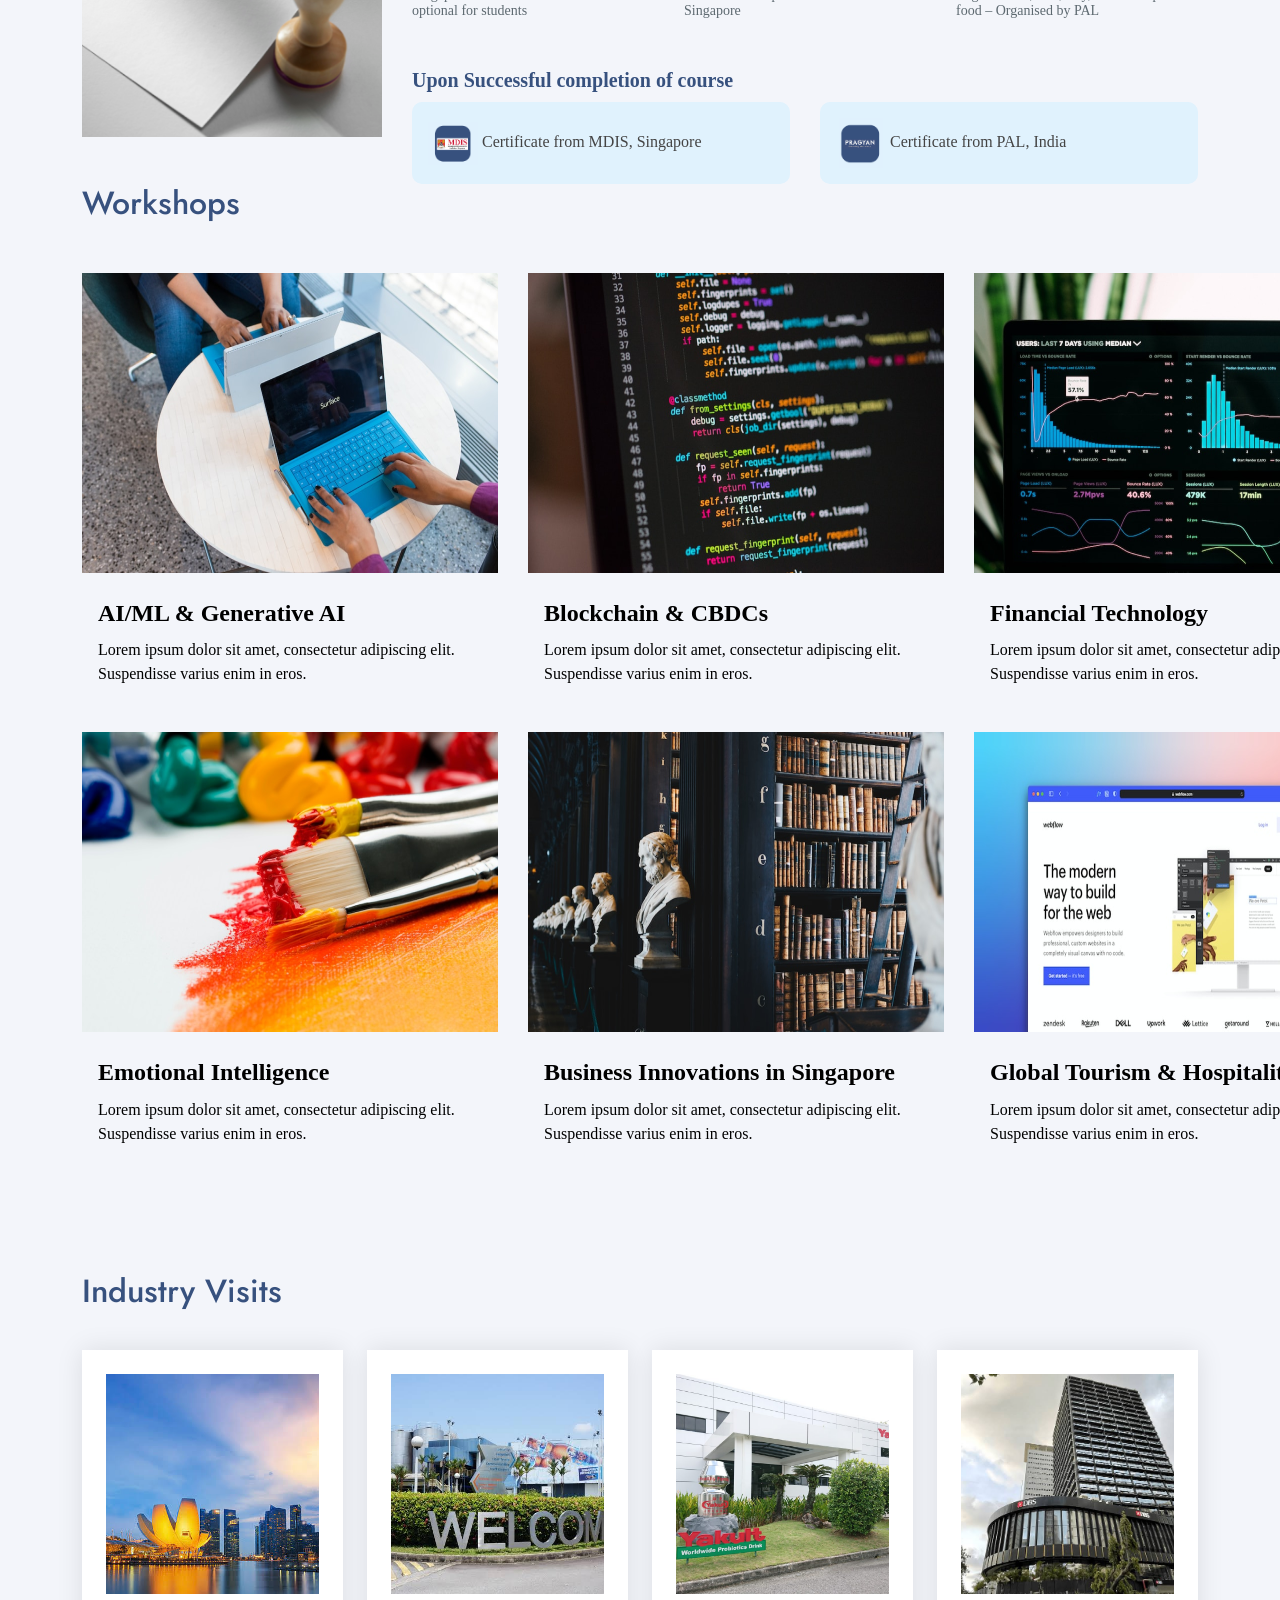
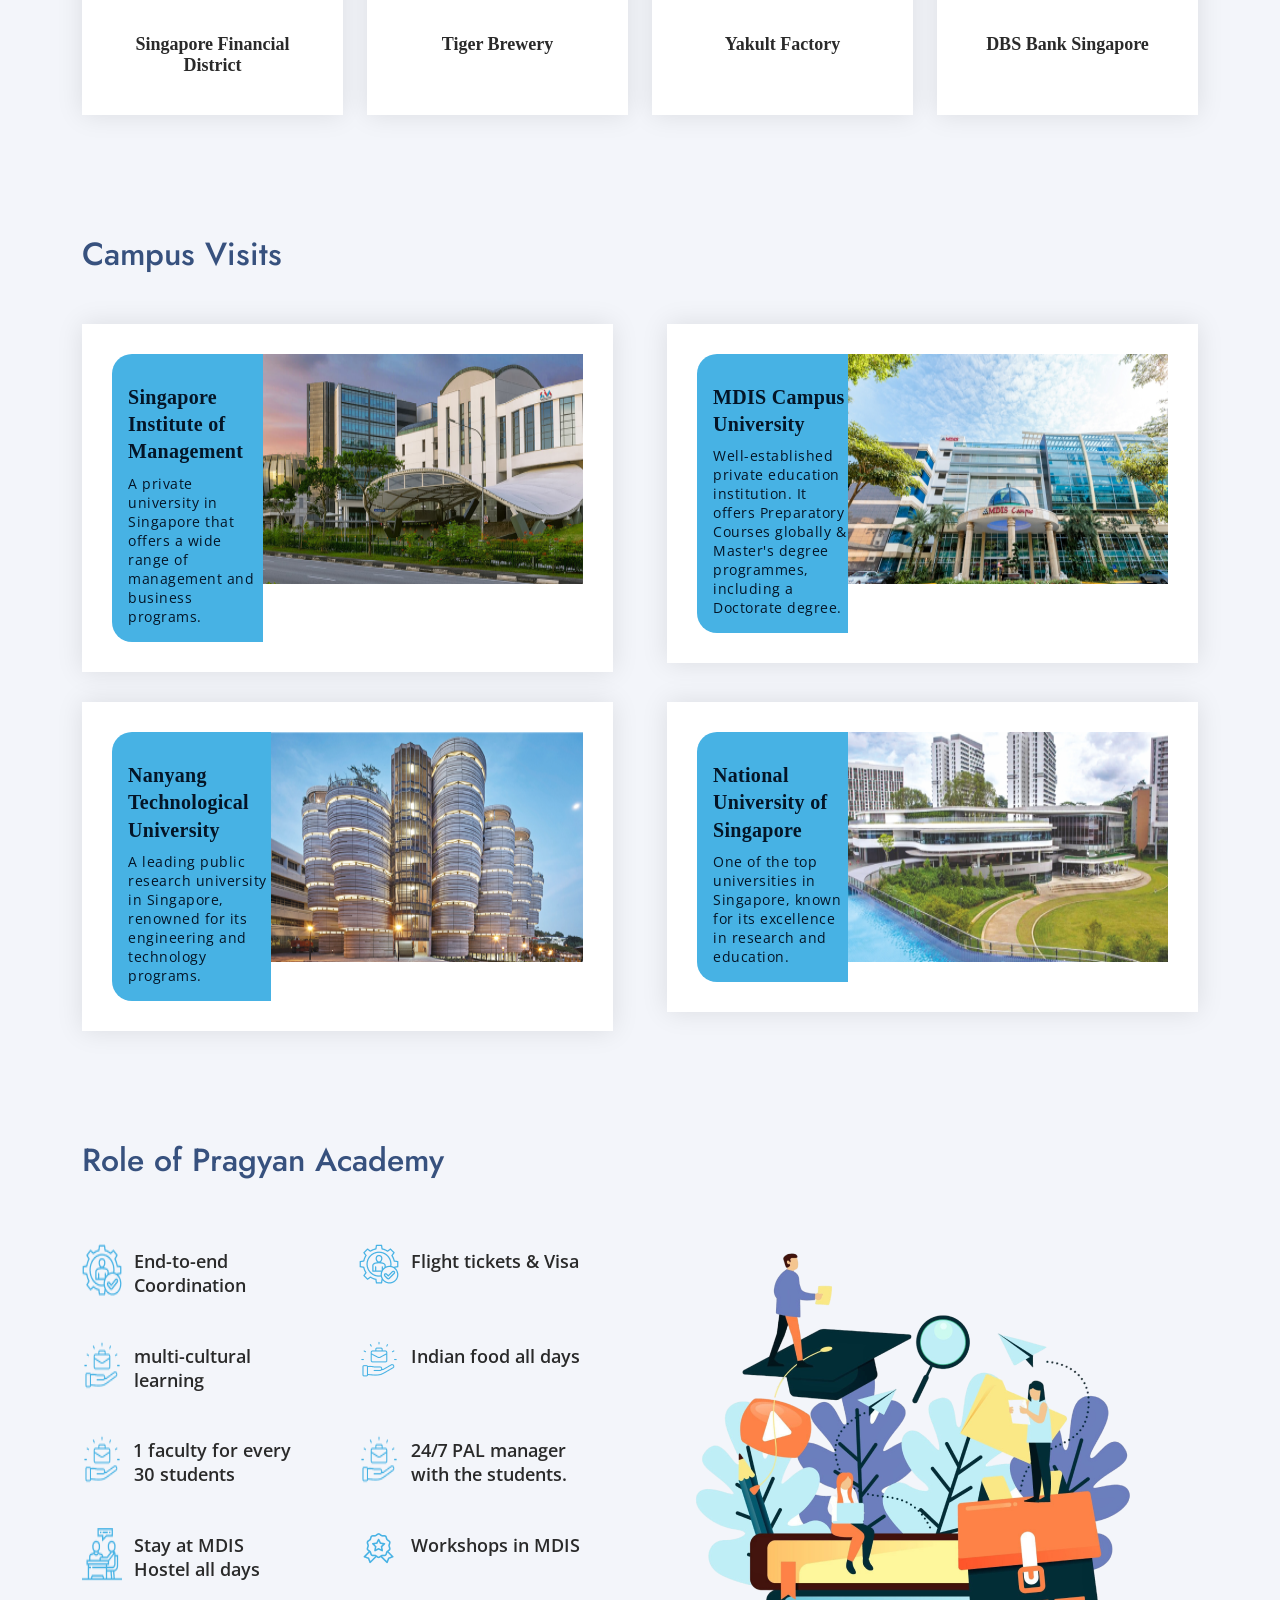
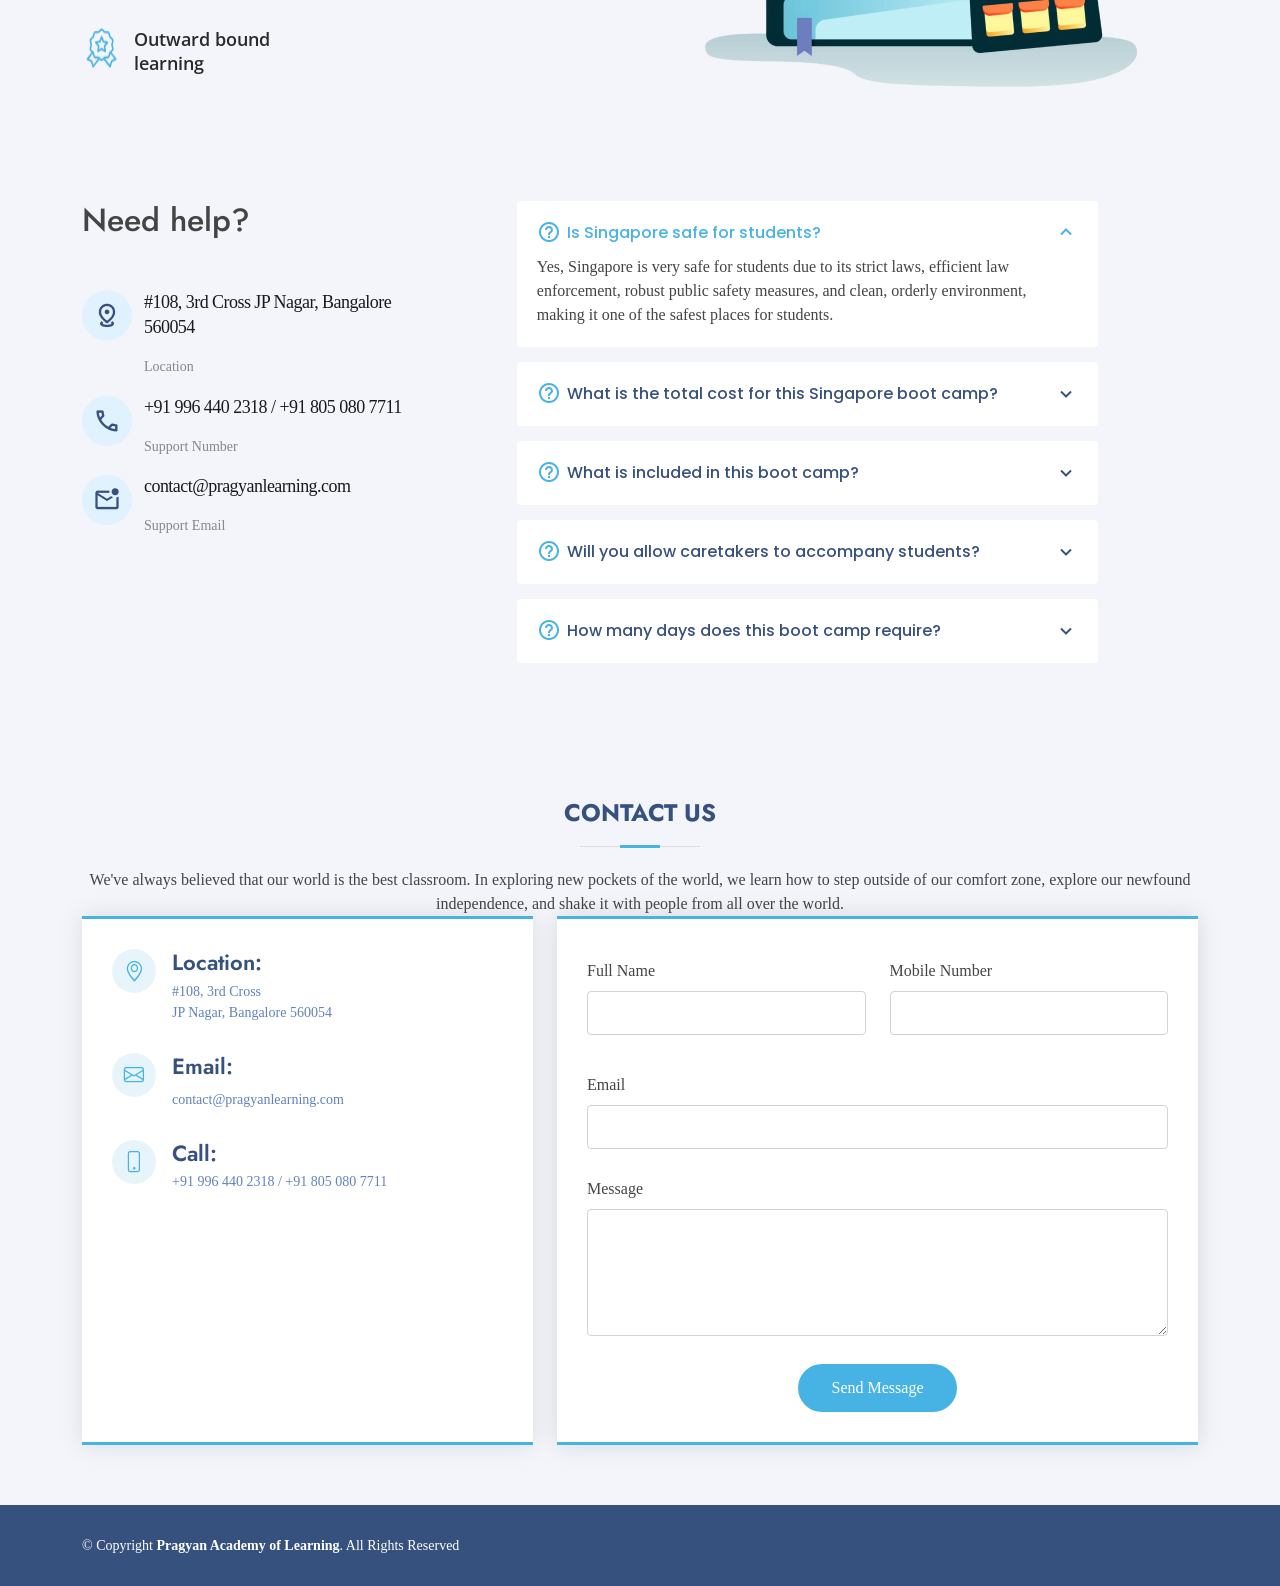
<file: globalCertification.html>
<!DOCTYPE html>
<html lang="en">

<head>
    <meta charset="utf-8">
    <meta content="width=device-width, initial-scale=1.0" name="viewport">

    <title>Pragyan Academy of Learning</title>
    <meta content="" name="description">
    <meta content="" name="keywords">

    <!-- Favicons -->
    <link href="./fav_icon.png" rel="icon">
    <link href="assets/img/apple-touch-icon.png" rel="apple-touch-icon">

    <!-- Google Fonts -->
    <link
        href="https://fonts.googleapis.com/css?family=Open+Sans:300,300i,400,400i,600,600i,700,700i|Jost:300,300i,400,400i,500,500i,600,600i,700,700i|Poppins:300,300i,400,400i,500,500i,600,600i,700,700i"
        rel="stylesheet">

    <!-- Vendor CSS Files -->
    <link href="assets/vendor/aos/aos.css" rel="stylesheet">
    <link href="assets/vendor/bootstrap/css/bootstrap.min.css" rel="stylesheet">
    <link href="assets/vendor/bootstrap-icons/bootstrap-icons.css" rel="stylesheet">
    <link href="assets/vendor/boxicons/css/boxicons.min.css" rel="stylesheet">
    <link href="assets/vendor/glightbox/css/glightbox.min.css" rel="stylesheet">
    <link href="assets/vendor/remixicon/remixicon.css" rel="stylesheet">
    <link href="assets/vendor/swiper/swiper-bundle.min.css" rel="stylesheet">
    <link href="assets/css/index.css" rel="stylesheet">
    <!-- Template Main CSS File -->
    <link href="assets/css/style.css" rel="stylesheet">
    <link href="assets/css/animation.css" rel="stylesheet">
    <link href="assets/css/newstyles1.css" rel="stylesheet">





    <script type="text/javascript">
        (function (f, b) {
            if (!b.__SV) {
                var e, g, i, h; window.mixpanel = b; b._i = []; b.init = function (e, f, c) {
                    function g(a, d) { var b = d.split("."); 2 == b.length && (a = a[b[0]], d = b[1]); a[d] = function () { a.push([d].concat(Array.prototype.slice.call(arguments, 0))) } } var a = b; "undefined" !== typeof c ? a = b[c] = [] : c = "mixpanel"; a.people = a.people || []; a.toString = function (a) { var d = "mixpanel"; "mixpanel" !== c && (d += "." + c); a || (d += " (stub)"); return d }; a.people.toString = function () { return a.toString(1) + ".people (stub)" }; i = "disable time_event track track_pageview track_links track_forms track_with_groups add_group set_group remove_group register register_once alias unregister identify name_tag set_config reset opt_in_tracking opt_out_tracking has_opted_in_tracking has_opted_out_tracking clear_opt_in_out_tracking start_batch_senders people.set people.set_once people.unset people.increment people.append people.union people.track_charge people.clear_charges people.delete_user people.remove".split(" ");
                    for (h = 0; h < i.length; h++)g(a, i[h]); var j = "set set_once union unset remove delete".split(" "); a.get_group = function () { function b(c) { d[c] = function () { call2_args = arguments; call2 = [c].concat(Array.prototype.slice.call(call2_args, 0)); a.push([e, call2]) } } for (var d = {}, e = ["get_group"].concat(Array.prototype.slice.call(arguments, 0)), c = 0; c < j.length; c++)b(j[c]); return d }; b._i.push([e, f, c])
                }; b.__SV = 1.2; e = f.createElement("script"); e.type = "text/javascript"; e.async = !0; e.src = "undefined" !== typeof MIXPANEL_CUSTOM_LIB_URL ?
                    MIXPANEL_CUSTOM_LIB_URL : "file:" === f.location.protocol && "//cdn.mxpnl.com/libs/mixpanel-2-latest.min.js".match(/^\/\//) ? "https://cdn.mxpnl.com/libs/mixpanel-2-latest.min.js" : "//cdn.mxpnl.com/libs/mixpanel-2-latest.min.js"; g = f.getElementsByTagName("script")[0]; g.parentNode.insertBefore(e, g)
            }
        })(document, window.mixpanel || []);

        // Enabling the debug mode flag is useful during implementation,
        // but it's recommended you remove it for production
        mixpanel.init('054dca6e9932ffce0c2ddfe807280ade', { debug: true });
        mixpanel.track('Page_on_loaded');
    </script>
</head>

<body onclick="bodyClickSection()">

    <div class="audio-sec">
        <!-- <audio id="myAudio" autoplay>
            <source src="./complete-audio.mp3" type="audio/mpeg">
            Your browser does not support the audio element.
        </audio> -->


    </div>
    <!-- ======= Header ======= -->
    <header id="header" class="fixed-top ">
        <div class="container d-flex align-items-center">

            <h1 class="logo me-auto top-logo-left"><a href="index.html">Pragyan</a>
                <span>Learning Academy</span>
            </h1>
            <!-- Uncomment below if you prefer to use an image logo -->
            <!-- <a href="index.html" class="logo me-auto"><img src="assets/img/logo.png" alt="" class="img-fluid"></a>-->

            <nav id="navbar" class="navbar">
                <ul>
                    <li><a class="nav-link scrollto" href="./team.html">About Us</a></li>
                    <li class="dropdown"><a class="nav-link scrollto" href="#Future-Business">Our Programs</a>

                        <ul>
                            <li><a href="./index.html">Global Certification</a></li>
                            <li><a href="./pgdm.html">PGDM in Fintech</a></li>
                            <li><a href="./fintechBootCamp.html">Fintech BootCamp</a></li>
                        </ul>

                    </li>
                    <li><a class="nav-link   scrollto" href="./blogs.html">Blogs</a></li>
                    <li><a class="nav-link scrollto" href="./team.html">Team</a></li>

                    <!-- <li><a class="getstarted scrollto" href="#contact">Contact</a></li> -->
                    <!-- <li><a class="getstarted scrollto" href="#contact">Contact Us</a></li> -->
                </ul>
                <i class="bi bi-list mobile-nav-toggle"></i>
            </nav><!-- .navbar -->

        </div>
    </header><!-- End Header -->

    <!-- ======= Hero Section ======= -->
    <section id="hero" class="d-flex align-items-center">

        <div id="hero11" class="container-fluid px-0 home-page-slider-main">
            <div id="carouselId" class="carousel slide" data-bs-ride="carousel">

                <div class="carousel-inner" role="listbox">
                    <div class="carousel-item active">
                        <img src="assets/images/main_img_sec.png" class="img-fluid" alt="First slide">
                        <div class="carousel-caption carousel-caption-new">
                            <div class="container carousel-content">
                                <!-- <h6 class="text-secondary h4 animated 1fadeInUp">Pragyan learning</h6> -->
                                <h1 class="">Global Certification in ​Future
                                    Business Technologies​
                                </h1>
                                <p class="">(International Bootcamp at
                                    Singapore)
                                </p>
                                <p>Certification by​ MDIS, Singapore​</p>
                                <button type="button" data-bs-toggle="modal" data-bs-target="#contactUsModal"
                                    class="btn-new-btn">Apply Now</button>

                            </div>
                        </div>
                    </div>
                </div>
            </div>
        </div>
    </section><!-- End Hero -->

    <main id="main">
        <div id="services" class="our-services section section-bg">
            <div class="container">


                <div class="row">


                    <div class="col-lg-6 wow1  1fadeInRight" data-wow-duration="0s" data-wow-delay1="0.2s">
                        <div class="section-title1">
                            <h2>About MDIS, Singapore​</h2>
                        </div>
                        <div class="section-heading">
                            <!-- <h2>About MDIS, <em>Singapore​</em> -->
                            <!-- service &amp; <span>Project</span> Ideas -->
                            </h2>
                            <p>MDIS always believed that our world is the best classroom. In exploring new pockets of
                                the world, we
                                learn how to step outside of our comfort zone, explore our newfound independence, and
                                shake it with
                                people from all over the world.
                            </p>
                        </div>
                        <div class="row list-rows-all ml-1">
                            <ul>
                                <li>Management Development Institute of Singapore​</li>
                                <li>Founded in 1956​</li>
                                <li>Leading Institute in Singapore hosting International Students​</li>
                                <li>Management, Science & Technology Courses​</li>
                                <li>Private hostel campus​</li>
                                <li>Industry experienced, multi-cultured faculty</li>
                            </ul>

                        </div>
                    </div>
                    <div class="col-lg-6 align-self-center  wow1  1fadeInLeft" data-wow-duration="0s"
                        data-wow-delay1="0.2s">
                        <div class="left-image">
                            <img id="main-home-Image" class="my-img-new" src="assets/images/mdis_main_img.png" alt="">
                        </div>
                    </div>
                </div>
            </div>
        </div>

        <section id="ProgramDirectors" class="about our-services section-bg">
            <div class="container" data-aos="fade-up">
                <div class="section-title1">
                    <h2>About The Program Directors</h2>
                </div>
                <div class="row-program-directors gx-4">
                    <div class="col-md-6 col-lg-4 col-xl-4 wow1  1fadeInUp" data-wow-delay1="0.1s">
                        <div class="product-item">
                            <div class="position-relative">
                                <div class="user-team-img">
                                    <img class="img-fluid" src="assets/images/profile_img.png" alt="Kiran Kumar KV">
                                </div>
                                <div class="product-overlay-new">
                                    <h2>Kiran Kumar KV </h2>
                                    <h5>(Academnic Program Advisor)</h5>
                                    <p>With 20+ years of finance experience and as faculty at IIM-K, Masters' Union, and
                                        BITS Pilani, He
                                        is specialize in FinTech, financial analytics, and consulting in tech-driven
                                        financial services. PhD
                                        in corporate finance behavior, and he delivered programs globally.</p>
                                </div>
                            </div>
                        </div>
                    </div>

                    <div class="col-md-6 col-lg-4 col-xl-4 wow1  1fadeInUp" data-wow-delay1="0.3s">
                        <div class="product-item">
                            <div class="position-relative">
                                <div class="user-team-img">
                                    <img class="img-fluid" src="assets/img/team/teat2.jpeg" alt="Pavan Kumar.G">
                                </div>
                                <div class="product-overlay-new">
                                    <h2>Pavan G </h2>
                                    <h5>(Head Of Operations)</h5>
                                    <p>Pavan brings over 8 years of experience in the financial services industry,
                                        having worked with both
                                        multinational banks and NBFC's. Currently, he leads operations at Pragyan,
                                        ensuring the seamless
                                        execution and delivery of their programs</p>
                                </div>
                            </div>

                        </div>
                    </div>
                    <div class="col-md-6 col-lg-4 col-xl-4 wow1  1fadeInUp" data-wow-delay1="0.7s">
                        <div class="product-item">
                            <div class="position-relative">
                                <div class="user-team-img">
                                    <img class="img-fluid" src="assets/img/team/team_3.jpeg" alt="Venkatesh.">
                                </div>
                                <div class="product-overlay-new">
                                    <h2>Venkatesh.K </h2>
                                    <h5>(Head Of Strategic Planning)​</h5>
                                    <p>Venkatesh, ISME Bangalore grad with 8 years' corporate experience, excels in team
                                        management. His
                                        global exposure fuels his passion for enriching Indian students' understanding
                                        of global business.
                                        As Head of Strategic Planning for the certification program, he guides its
                                        long-term vision.</p>
                                </div>
                            </div>
                        </div>
                    </div>
                </div>
            </div>
            </div>
        </section>



        <section id="Future-Business" class="our-services section-bg about-us section Future-Business">
            <div class="container">
                <div class="section-title1">
                    <h2>Why Future Business Technologies​</h2>
                </div>

                <div class="row">
                    <div class="col-lg-12 align-self-center">
                        <div class="services">
                            <div class="row2 all-items-sec-sec-all">
                                <div class="col-lg-4-new">
                                    <div class="item wow1  1fadeIn" data-wow-duration="0s" data-wow-delay1="0.3s">

                                        <div class="right-text">
                                            <img src="./assets//img/technology 1.png">
                                            <h4>The current & the future of any
                                                business is TECHNOLOGY</h4>
                                            <p>The current and future success of any business is inextricably linked to
                                                the adoption and
                                                mastery of cutting-edge technologies.</p>
                                        </div>
                                    </div>
                                </div>
                                <div class="col-lg-4-new">
                                    <div class="item wow1  1fadeIn" data-wow-duration="0s" data-wow-delay1="0.5s">

                                        <div class="right-text">
                                            <img src="./assets//img/image 158.png">
                                            <h4>AI/ML making inroads into manufacturing, finance & healthcare</h4>
                                            <p>Artificial Intelligence and Machine Learning are transforming key sectors
                                                like manufacturing,
                                                finance, and healthcare, driving unprecedented efficiencies and
                                                breakthroughs.</p>
                                        </div>
                                    </div>
                                </div>
                                <div class="col-lg-4-new">
                                    <div class="item wow1  1fadeIn" data-wow-duration="0s" data-wow-delay1="0.7s">

                                        <div class="right-text">
                                            <img src="./assets//img/monitor 2.png">
                                            <h4>APIs enabling integration of multiple business models</h4>
                                            <p>Application Programming Interfaces (APIs) are enabling seamless
                                                integration between diverse
                                                business models, fostering new levels of collaboration and innovation.
                                            </p>
                                        </div>
                                    </div>
                                </div>
                                <div class="col-lg-4-new">
                                    <div class="item wow1  1fadeIn" data-wow-duration="0s" data-wow-delay1="0.9s">

                                        <div class="right-text">
                                            <img src="./assets//img/global-network 1.png">
                                            <h4>100% of the world's industries are experimenting cutting-edge
                                                technologies</h4>
                                            <p>Across all industries, companies are actively exploring and implementing
                                                the latest
                                                technological innovations to gain a competitive edge.</p>
                                        </div>
                                    </div>

                                </div>
                                <div class="col-lg-4-new">
                                    <div class="item wow1  1fadeIn" data-wow-duration="0s" data-wow-delay1="1.1s">

                                        <div class="right-text">
                                            <img src="./assets//img/image 157.png">
                                            <h4>Blockchain disrupting the banking, FMCG, Agri-business models</h4>
                                            <p>Blockchain technology is revolutionizing traditional business models in
                                                banking, consumer
                                                goods, and agriculture, creating new opportunities and challenges.</p>
                                        </div>
                                    </div>
                                </div>
                                <div class="col-lg-4-new">
                                    <div class="item wow1  1fadeIn" data-wow-duration="0s" data-wow-delay1="1.2s">

                                        <div class="right-text">
                                            <img src="./assets//img/clipboard 1.png">
                                            <h4>Need for Indian students to be prepared in advance to embrace the change
                                            </h4>
                                            <p>It is crucial for Indian students to proactively upskill and prepare
                                                themselves to navigate
                                                the rapidly evolving technological landscape and lead the charge in
                                                embracing these
                                                transformative changes.</p>
                                        </div>
                                    </div>

                                </div>
                            </div>
                        </div>
                    </div>
                </div>
            </div>
        </section>
        <section id="AbouttheCertification" class="about our-services section-bg">
            <div class="container">
                <div class="AbouttheCertification-content">
                    <div class="AbouttheCertification-content-left">
                        <img src="./assets/img/image 177.png" />
                    </div>
                    <div class="AbouttheCertification-content-right">
                        <div>
                            <h2>About the Certification</h2>
                            <div class="AbouttheCertification-content-right-all">
                                <div class="icon-box">
                                    <img src="./assets/img/hourglass.png" />
                                    <h4><a href="">Duration</a></h4>
                                    <p>The duration of the program is 10-days</p>
                                </div>
                                <div class="icon-box">
                                    <img src="./assets/img/visitor.png" />
                                    <h4><a href="">Workshops</a></h4>
                                    <p>8 workshops, of which 6 will be conducted by the faculty of MDIS @ the MDIS
                                        campus,
                                        Singapore</p>
                                </div>
                                <div class="icon-box">
                                    <img src="./assets/img/certificate.png" />
                                    <h4><a href="">Certifications</a></h4>
                                    <p>Certifications by MDIS, Singapore & PAL, India</p>
                                </div>
                                <div class="icon-box">
                                    <img src="./assets/img/workshop.png" />
                                    <h4><a href="">Attractions</a></h4>
                                    <p>Singapore tourist attractions will be optional for students</p>
                                </div>
                                <div class="icon-box">
                                    <img src="./assets/img/tourist-attraction.png" />
                                    <h4><a href="">Visits</a></h4>
                                    <p>4 industrial / experiential visits at Singapore</p>
                                </div>
                                <div class="icon-box">
                                    <img src="./assets/img/logistics.png" />
                                    <h4><a href="">Logistics</a></h4>
                                    <p>Flight tickets, visa, stay, local transport & food – Organised by PAL</p>
                                </div>
                            </div>
                            <div class="up-op-success-comple-cource">
                                <h3>Upon Successful completion of course</h3>
                                <div>
                                    <div>
                                        <img src="./assets/img/image (5).png" />
                                        Certificate from MDIS, Singapore
                                    </div>
                                    <div>
                                        <img src="./assets/img/image (6).png" />
                                        Certificate from PAL, India
                                    </div>
                                </div>
                            </div>
                        </div>
                    </div>
                </div>
            </div>
        </section>
        <!-- ======= Services Section ======= -->
        <!-- <section id="AboutCertification" class="our-services  AboutCertification services section-bg">
            <div class="container" data-aos="fade-up">

                <div class="section-title">
                    <h2>About the Certification</h2>
                    <div class="row">
                        <div class="col-xl-4 col-md-6 d-flex align-items-stretch" data-aos="zoom-in"
                            data-aos-delay="100">

                        </div>

                        <div class="col-xl-4 col-md-6 d-flex align-items-stretch mt-4 mt-md-0" data-aos="zoom-in"
                            data-aos-delay="200">

                        </div>

                        <div class="col-xl-4 col-md-6 d-flex align-items-stretch mt-4 mt-xl-0" data-aos="zoom-in"
                            data-aos-delay="300">

                        </div>

                        <div class="col-xl-4 col-md-6 d-flex align-items-stretch mt-4 mt-xl-0" data-aos="zoom-in"
                            data-aos-delay="400">

                        </div>
                        <div class="col-xl-4 col-md-6 d-flex align-items-stretch mt-4 mt-xl-0" data-aos="zoom-in"
                            data-aos-delay="400">

                        </div>
                        <div class="col-xl-4 col-md-6 d-flex align-items-stretch mt-4 mt-xl-0" data-aos="zoom-in"
                            data-aos-delay="400">

                        </div>


                    </div>

                </div>
        </section> -->
        <!-- End Services Section -->


        <section id="Workshops" class="our-services section section-bg">
            <div class="container">
                <div class="section-title1">
                    <h2>Workshops ​</h2>
                </div>
                <div class="row-workshops-sec-all">

                    <div class="row-workshops-sec-row">
                        <img src="./assets/img/Image.png" />
                        <div class="row-workshops-sec-row-content">
                            <!-- <h6>Design</h6> -->
                            <h4>AI/ML & Generative AI​</h4>
                            <p>Lorem ipsum dolor sit amet, consectetur adipiscing elit. Suspendisse varius enim in eros.
                            </p>

                        </div>
                    </div>
                    <div class="row-workshops-sec-row">
                        <img src="./assets/img/Image 2.png" />
                        <div class="row-workshops-sec-row-content">
                            <!-- <h6>Design</h6> -->
                            <h4>Blockchain & CBDCs​</h4>
                            <p>Lorem ipsum dolor sit amet, consectetur adipiscing elit. Suspendisse varius enim in eros.
                            </p>
                        </div>
                    </div>
                    <div class="row-workshops-sec-row">
                        <img src="./assets/img/Image 3.png" />
                        <div class="row-workshops-sec-row-content">
                            <!-- <h6>Design</h6> -->
                            <h4>Financial Technology​</h4>
                            <p>Lorem ipsum dolor sit amet, consectetur adipiscing elit. Suspendisse varius enim in eros.
                            </p>
                        </div>
                    </div>
                    <div class="row-workshops-sec-row">
                        <img src="./assets/img/Image 4.png" />
                        <div class="row-workshops-sec-row-content">
                            <!-- <h6>Design</h6> -->
                            <h4>Emotional Intelligence​</h4>
                            <p>Lorem ipsum dolor sit amet, consectetur adipiscing elit. Suspendisse varius enim in eros.
                            </p>
                        </div>
                    </div>
                    <div class="row-workshops-sec-row">
                        <img src="./assets/img/Image 5.png" />
                        <div class="row-workshops-sec-row-content">
                            <!-- <h6>Design</h6> -->
                            <h4>Business Innovations in Singapore​</h4>
                            <p>Lorem ipsum dolor sit amet, consectetur adipiscing elit. Suspendisse varius enim in eros.
                            </p>
                        </div>
                    </div>
                    <div class="row-workshops-sec-row">
                        <img src="./assets/img/Image 6.png" />
                        <div class="row-workshops-sec-row-content">
                            <!-- <h6>Design</h6> -->
                            <h4>Global Tourism & Hospitality​</h4>
                            <p>Lorem ipsum dolor sit amet, consectetur adipiscing elit. Suspendisse varius enim in eros.
                            </p>
                        </div>
                    </div>
                </div>
            </div>
            </div>
        </section>

        <section id="IndustryVisits" class=" AboutCertification services section-bg">
            <div class="container" data-aos="fade-up">

                <div class="section-title1">
                    <h2>Industry Visits</h2>
                    <div class="row">
                        <div class="col-xl-3 col-md-6 d-flex align-items-stretch">
                            <div class="icon-box">

                                <!-- <div class="icon"><i class="bx bxl-dribbble"></i></div> -->
                                <img class="INDUSTRY_VISITS_imgg" src="./assets/images/INDUSTRY_VISITS2.jpeg" />

                                <!-- <p>The current and future success of any business is inextricably linked to the adoption
                                    and mastery
                                    of cutting-edge technologies.</p> -->
                                <h4><a href="">Singapore Financial District</a></h4>

                            </div>
                        </div>

                        <div class="col-xl-3 col-md-6 d-flex align-items-stretch mt-4 mt-md-0">
                            <div class="icon-box">
                                <!-- <div class="icon"><i class="bx bx-file"></i></div> -->
                                <img class="INDUSTRY_VISITS_imgg" src="./assets/images/INDUSTRY_VISITS1.jpeg" />
                                <!-- <p>Tour the facilities of the iconic Tiger Beer brewery and learn about the brewing
                                    process behind
                                    this beloved Singaporean beverage.</p> -->
                                <h4><a href="">Tiger Brewery</a></h4>

                            </div>
                        </div>

                        <div class="col-xl-3 col-md-6 d-flex align-items-stretch mt-4 mt-xl-0">
                            <div class="icon-box">
                                <!-- <div class="icon"><i class="bx bx-tachometer"></i></div> -->
                                <img class="INDUSTRY_VISITS_imgg" src="./assets/images/INDUSTRY_VISITS.jpeg" />

                                <!-- <p>Visit the production facility of Yakult, the popular probiotic drink, and discover
                                    the science and
                                    innovation behind this global health product.</p> -->
                                <h4><a href="">Yakult Factory</a></h4>

                            </div>
                        </div>

                        <div class="col-xl-3 col-md-6 d-flex align-items-stretch mt-4 mt-xl-0">
                            <div class="icon-box">
                                <!-- <div class="icon"><i class="bx bx-layer"></i></div> -->
                                <img class="INDUSTRY_VISITS_imgg" src="./assets/images/INDUSTRY_VISITS3.jpeg" />

                                <!-- <p>Explore the operations of DBS Bank, one of the largest banking groups in Southeast
                                    Asia, and gain
                                    insights into the future of financial technology.</p> -->
                                <h4><a href="">DBS Bank Singapore</a></h4>

                            </div>
                        </div>


                    </div>

                </div>
        </section><!-- End Services Section -->


        <section id="CampusVisits" class="about section-bg">
            <div class="container" data-aos="fade-up">
                <div class="section-title1">
                    <h2>Campus Visits</h2>
                </div>
                <div class="row gx-4 all-compas-visits-all">
                    <div class="wow1  1fadeInUp">
                        <div class="product-item">
                            <div class="position-relative">
                                <div class="product-overlay-new">
                                    <h4>Singapore Institute of  Management </h4>
                                    <p>A private university in Singapore that offers a wide range of management and
                                        business programs.</p>
                                </div>
                                <img class="img-fluid" src="assets/img/image 166.png" alt="">

                            </div>

                        </div>
                    </div>
                    <div class="wow1  1fadeInUp">
                        <div class="product-item">
                            <div class="position-relative">
                                <div class="product-overlay-new">
                                    <h4>MDIS Campus University </h4>
                                    <p>Well-established private education institution. It offers Preparatory Courses
                                        globally & Master's degree programmes, including a Doctorate degree.</p>
                                </div>
                                <img class="img-fluid" src="assets/img/image 167.png" alt="">

                            </div>

                        </div>
                    </div>

                    <div class="wow1  1fadeInUp">
                        <div class="product-item">
                            <div class="position-relative">
                                <div class="product-overlay-new">
                                    <h4>Nanyang Technological University </h4>
                                    <p>A leading public research university in Singapore, renowned for its engineering
                                        and technology programs.</p>
                                </div>
                                <img class="img-fluid" src="assets/img/image 168.png" alt="">

                            </div>

                        </div>
                    </div>
                    <div class="wow1  1fadeInUp">
                        <div class="product-item">
                            <div class="position-relative">
                                <div class="product-overlay-new">
                                    <h4>National University of Singapore </h4>
                                    <p>One of the top universities in Singapore, known for its excellence in research
                                        and education.
                                    </p>
                                </div>
                                <img class="img-fluid" src="assets/img/image 169.png" alt="">

                            </div>
                        </div>
                    </div>
                </div>
            </div>
            </div>
            </div>
        </section>





        <section id="Workshops" class="our-services section section-bg">
            <div class="container">
                <div class="section-title1">
                    <h2>Role of Pragyan Academy ​ ​</h2>
                </div>
                <div class="Workshops-all-all">
                    <div class="row list-rows-all items-Workshops-all-left progress-skill-bar ">
                        <div class="role-item">
                            <h4> <img src="./assets/img/expert 1.png" /> <span> End-to-end Coordination</span></h4>
                        </div>

                        <div class="role-item">
                            <h4> <img src="./assets/img/expert 1.png" /> <span> Flight tickets & Visa </span></h4>
                        </div>
                        <div class="role-item">
                            <h4> <img src="./assets/img/job-offer 1.png" /> <span> multi-cultural learning </span></h4>
                        </div>
                        <div class="role-item">
                            <h4> <img src="./assets/img/job-offer 1.png" /> <span> Indian food all days </span></h4>
                        </div>
                        <div class="role-item">
                            <h4> <img src="./assets/img/job-offer 1.png" /> <span> 1 faculty for every 30 students
                                </span></h4>
                        </div>
                        <div class="role-item">
                            <h4> <img src="./assets/img/job-offer 1.png" /> <span> 24/7 PAL manager with the students.
                                </span></h4>
                        </div>
                        <div class="role-item">
                            <h4> <img src="./assets/img/consultation 1.png" /> <span> Stay at MDIS Hostel all days
                                </span></h4>
                        </div>
                        <div class="role-item">
                            <h4> <img src="./assets/img/badge 1.png" /> <span> Workshops in MDIS </span></h4>
                        </div>
                        <div class="role-item">
                            <h4> <img src="./assets/img/badge 1.png" /> <span> Outward bound learning </span></h4>
                        </div>

                    </div>
                    <div class="items-Workshops-all-right">
                        <img src="./assets/img/image 186.png" />
                    </div>
                </div>
            </div>
        </section>



        <!-- <section id="CertificationRegistration" class="our-services section section-bg">
            <div class="container">
                <div class="section-title">
                    <h2>Certification & Registration ​</h2>
                </div>
                <div class="row">
                    <div class="col-lg-6 align-self-center  wow1  1fadeInLeft" data-wow-duration="0s"
                        data-wow-delay1="0.2s">
                        <div class="left-image">
                            <img class="my-img-new" src="assets/images/certificate.jpg" alt="">
                        </div>
                    </div>
                    <div class="col-lg-6 wow1  1fadeInRight" data-wow-duration="0s" data-wow-delay1="0.2s">
                        <div class="row Workshops-content">
                            <div class="col-lg-12">

                                <ul>
                                    <li>Upon successful completion, students will be certified:</li>

                                    <ul>
                                        <li>
                                            Certificate from MDIS, Singapore
                                        </li>
                                        <li>Certificate from PAL, India</li>
                                    </ul>

                                </ul>
                                <ul>
                                    <li>Registration Fee:</li>

                                    <ul>
                                        <li>
                                            Rs. 125000 per student

                                        </li>
                                        <li>Fee includes MDIS fee, Accommodation, Flight tickets & visa, Industry
                                            Visits, Any
                                            2*attractions, Food, Travel Insurance & Faculty/Staff</li>
                                    </ul>

                                </ul>

                            </div>

                        </div>
                    </div>
                </div>
            </div>
            </div>
        </section> -->

        <section id="faq" class="faq section-bg">
            <div class="container" data-aos="fade-up">

                <!-- <div class="section-title">
                    <h2>Frequently Asked Questions</h2>

                </div> -->
                <div class="all-sec-faq-all">

                    <div class="left-sec-faq-all">
                        <h2>Need help?</h2>

                        <div class="heed-help-sec-all-content">

                            <div>
                                <div> <img src="./assets/img/badge.png" /></div>
                                <div>
                                    <p class="text-name-name-sec">#108, 3rd Cross
                                        JP Nagar, Bangalore 560054</p>
                                    <p class="label-name-sec">Location</p>
                                </div>
                            </div>
                            <div>
                                <div> <img src="./assets/img/badge (1).png" /></div>
                                <div>
                                    <p class="text-name-name-sec">+91 996 440 2318 / +91 805 080 7711</p>
                                    <p class="label-name-sec">Support Number</p>
                                </div>
                            </div>
                            <div>
                                <div>
                                    <img src="./assets/img/badge (2).png" />
                                </div>
                                <div>
                                    <p class="text-name-name-sec">contact@pragyanlearning.com</p>
                                    <p class="label-name-sec">Support Email</p>
                                </div>
                            </div>
                        </div>
                    </div>
                    <div class="faq-list right-sec-faq-all">
                        <ul>
                            <li data-aos="fade-up" data-aos-delay="100">
                                <i class="bx bx-help-circle icon-help"></i> <a data-bs-toggle="collapse"
                                    class="collapse" data-bs-target="#faq-list-1">Is Singapore safe for students? <i
                                        class="bx bx-chevron-down icon-show"></i><i
                                        class="bx bx-chevron-up icon-close"></i></a>
                                <div id="faq-list-1" class="collapse show" data-bs-parent=".faq-list">
                                    <p>
                                        Yes, Singapore is very safe for students due to its strict laws, efficient law
                                        enforcement, robust public safety measures, and clean, orderly environment,
                                        making
                                        it one of the safest places for students.

                                    </p>
                                </div>
                            </li>

                            <li data-aos="fade-up" data-aos-delay="200">
                                <i class="bx bx-help-circle icon-help"></i> <a data-bs-toggle="collapse"
                                    data-bs-target="#faq-list-2" class="collapsed">What is the total cost for this
                                    Singapore
                                    boot camp?
                                    <i class="bx bx-chevron-down icon-show"></i><i
                                        class="bx bx-chevron-up icon-close"></i></a>
                                <div id="faq-list-2" class="collapse" data-bs-parent=".faq-list">
                                    <p>
                                        The overall cost is Rs. 1,25,000 per student, with no hidden charges.

                                    </p>
                                </div>
                            </li>

                            <li data-aos="fade-up" data-aos-delay="300">
                                <i class="bx bx-help-circle icon-help"></i> <a data-bs-toggle="collapse"
                                    data-bs-target="#faq-list-3" class="collapsed">What is included in this boot camp?
                                    <i class="bx bx-chevron-down icon-show"></i><i
                                        class="bx bx-chevron-up icon-close"></i></a>
                                <div id="faq-list-3" class="collapse" data-bs-parent=".faq-list">
                                    <p>
                                        The boot camp includes round-trip flights, visa, accommodation, local
                                        transportation
                                        in Singapore, university fees, all meals (Indian food), campus visits, city
                                        tours,
                                        and industry visits.

                                    </p>
                                </div>
                            </li>

                            <li data-aos="fade-up" data-aos-delay="400">
                                <i class="bx bx-help-circle icon-help"></i> <a data-bs-toggle="collapse"
                                    data-bs-target="#faq-list-4" class="collapsed">Will you allow caretakers to
                                    accompany
                                    students?<i class="bx bx-chevron-down icon-show"></i><i
                                        class="bx bx-chevron-up icon-close"></i></a>
                                <div id="faq-list-4" class="collapse" data-bs-parent=".faq-list">
                                    <p>
                                        Yes, for every batch of 30 students, two faculty members (one male and one
                                        female)
                                        from the school or College along with PAL caretakers, will accompany the group.

                                    </p>
                                </div>
                            </li>

                            <li data-aos="fade-up" data-aos-delay="400">
                                <i class="bx bx-help-circle icon-help"></i> <a data-bs-toggle="collapse"
                                    data-bs-target="#faq-list-4" class="collapsed">How many days does this boot camp
                                    require?
                                    <i class="bx bx-chevron-down icon-show"></i><i
                                        class="bx bx-chevron-up icon-close"></i></a>
                                <div id="faq-list-4" class="collapse" data-bs-parent=".faq-list">
                                    <p>
                                        A total of 9 days (7 days in Singapore and 2 days of local college sessions).

                                    </p>
                                </div>
                            </li>


                        </ul>
                    </div>
                </div>
            </div>
        </section><!-- End Frequently Asked Questions Section -->

        <!-- ======= Contact Section ======= -->
        <section id="contact" class="contact section-bg">
            <div class="container" data-aos="fade-up">

                <div class="section-title">
                    <h2>Contact Us</h2>
                    <p>We've always believed that our world is the best classroom. In exploring new pockets of the
                        world, we learn
                        how to step outside of our comfort zone, explore our newfound independence, and shake it with
                        people from
                        all over the world.

                    </p>
                </div>

                <div class="row">

                    <div class="col-lg-5 d-flex align-items-stretch">
                        <div class="info">
                            <div class="address">
                                <i class="bi bi-geo-alt"></i>
                                <h4>Location:</h4>
                                <p>#108, 3rd Cross <br>
                                    JP Nagar, Bangalore 560054</p>
                            </div>

                            <div class="email">
                                <i class="bi bi-envelope"></i>
                                <h4>Email:</h4>
                                <p>contact@pragyanlearning.com</p>
                            </div>

                            <div class="phone">
                                <i class="bi bi-phone"></i>
                                <h4>Call:</h4>
                                <p>+91 996 440 2318 / +91 805 080 7711</p>
                            </div>

                            <!-- <iframe
                src="https://www.google.com/maps/embed?pb=!1m14!1m8!1m3!1d12097.433213460943!2d-74.0062269!3d40.7101282!3m2!1i1024!2i768!4f13.1!3m3!1m2!1s0x0%3A0xb89d1fe6bc499443!2sDowntown+Conference+Center!5e0!3m2!1smk!2sbg!4v1539943755621"
                frameborder="0" style="border:0; width: 100%; height: 290px;" allowfullscreen></iframe> -->
                        </div>

                    </div>

                    <div class="col-lg-7 mt-5 mt-lg-0 d-flex align-items-stretch">
                        <div class="php-email-form">
                            <!-- <form action="#" method="post" role="form" class="php-email-form"> -->
                            <div class="row">
                                <div class="form-group col-md-6">
                                    <label for="name">Full Name</label>
                                    <input id="PRAGYANFUllName1" type="text" name="name" class="form-control" id="name"
                                        required>
                                </div>
                                <div class="form-group col-md-6">
                                    <label for="name">Mobile Number</label>
                                    <input id="PRAGYANMobileNumber1" maxlength="10" type="text" class="form-control"
                                        name="phonenumber" id="email" required>
                                </div>
                            </div>
                            <div class="form-group">
                                <label for="name">Email</label>
                                <input id="PRAGYANEmail1" type="email" class="form-control" name="email" id="subject"
                                    required>
                            </div>
                            <div class="form-group">
                                <label for="name">Message</label>
                                <textarea id="PRAGYANMessage1" class="form-control" name="message" rows="5"
                                    required></textarea>
                            </div>
                            <div class="my-3">
                                <div class="loading">Loading</div>
                                <div class="error-message"></div>
                                <div class="sent-message">Your message has been sent. Thank you!</div>
                            </div>
                            <div class="col-12 thankyou-get-to-you d-none" id="thankyou-get-to-you1">
                                <p>Thank you, we will get back to you shortly. </p>
                            </div>
                            <div class="text-center"><button onclick="handleSubmitForm1()" id="sendingmessageBtn1"
                                    type="submit">Send Message</button>
                            </div>
                            <!-- </form> -->
                        </div>
                    </div>
                </div>

            </div>
        </section><!-- End Contact Section -->

    </main>


    <footer id="footer">

        <div class="container footer-bottom clearfix">
            <div class="copyright">
                &copy; Copyright <strong><span>Pragyan Academy of Learning</span></strong>. All Rights Reserved
            </div>
        </div>
    </footer><!-- End Footer -->

    <div id="preloader"></div>
    <a href="#" class="back-to-top d-flex align-items-center justify-content-center"><i
            class="bi bi-arrow-up-short"></i></a>

    <div class="modal fade" id="contactUsModal" tabindex="-1" aria-labelledby="contactUsModalLabel" aria-hidden="true">
        <div class="modal-dialog">
            <div class="modal-content">
                <div class="modal-header">
                    <h5 class="modal-title" id="contactUsModalLabel">Contact Us</h5>
                    <button type="button" id="close-btn-sec-btn-btn" class="btn-close" data-bs-dismiss="modal"
                        aria-label="Close"></button>
                </div>
                <div class="modal-body">
                    <div class="php-email-form">
                        <!-- <form action="#" method="post" role="form" class="php-email-form"> -->

                        <div class="form-group ">
                            <label for="name">Full Name</label>
                            <input id="PRAGYANFUllName" type="text" name="name" class="form-control" id="name" required>
                        </div>
                        <div class="form-group ">
                            <label for="name">Mobile Number</label>
                            <input id="PRAGYANMobileNumber" maxlength="10" type="text" class="form-control"
                                name="phonenumber" id="email" required>
                        </div>

                        <div class="form-group">
                            <label for="name">Email</label>
                            <input id="PRAGYANEmail" type="email" class="form-control" name="email" id="subject"
                                required>
                        </div>
                        <div class="form-group">
                            <label for="name">Message</label>
                            <textarea id="PRAGYANMessage" class="form-control" name="message" rows="5"
                                required></textarea>
                        </div>
                        <!-- <div class="my-3">
                                    <div class="loading">Loading</div>
                                    <div class="error-message"></div>
                                    <div class="sent-message">Your message has been sent. Thank you!</div>
                                </div> -->
                        <div class="col-12 thankyou-get-to-you d-none" id="thankyou-get-to-you">
                            <p>Thank you, we will get back to you shortly. </p>
                        </div>

                        <br />
                        <div class="text-center sendingmessageBtn-sec"><button onclick="handleSubmitForm()"
                                id="sendingmessageBtn" type="submit">Send Message</button>
                        </div>

                        <!-- </form> -->
                    </div>
                </div>
                <!-- <div class="modal-footer">
                            <button type="button" class="btn btn-secondary" data-bs-dismiss="modal">Close</button>
                            <button type="button" class="btn btn-primary">Send Message</button>
                        </div> -->
            </div>
        </div>
    </div>

    <!-- Vendor JS Files -->
    <script src="assets/vendor/aos/aos.js"></script>
    <script src="assets/vendor/bootstrap/js/bootstrap.bundle.min.js"></script>
    <script src="assets/vendor/glightbox/js/glightbox.min.js"></script>
    <script src="assets/vendor/isotope-layout/isotope.pkgd.min.js"></script>
    <script src="assets/vendor/php-email-form/validate.js"></script>
    <script src="assets/vendor/swiper/swiper-bundle.min.js"></script>
    <script src="assets/vendor/waypoints/noframework.waypoints.js"></script>

    <script src="vendor/jquery/jquery.min.js"></script>
    <script src="assets1/js/owl-carousel.js"></script>
    <script src="assets1/js/animation.js"></script>
    <script src="assets1/js/imagesloaded.js"></script>
    <script src="assets1/js/templatemo-custom.js"></script>

    <!-- Template Main JS File -->
    <script src="assets/js/main.js"></script>
    <script src="assets/js/mycode.js"></script>

</body>

</html>
</file>
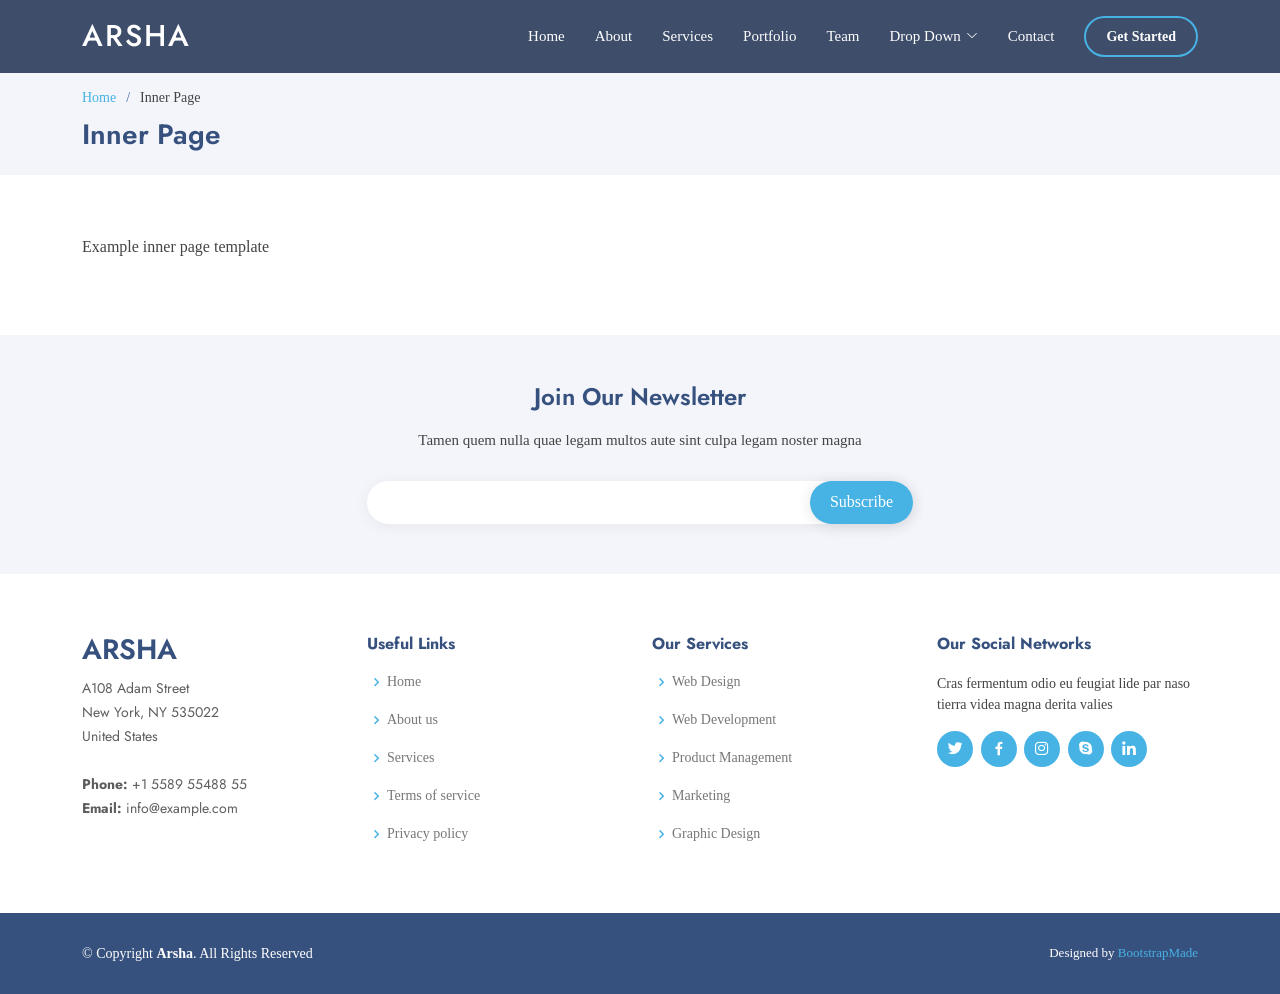
<file: inner-page.html>
<!DOCTYPE html>
<html lang="en">

<head>
  <meta charset="utf-8">
  <meta content="width=device-width, initial-scale=1.0" name="viewport">

  <title>Inner Page - Arsha Bootstrap Template</title>
  <meta content="" name="description">
  <meta content="" name="keywords">

  <!-- Favicons -->
  <link href="assets/img/favicon.png" rel="icon">
  <link href="assets/img/apple-touch-icon.png" rel="apple-touch-icon">

  <!-- Google Fonts -->
  <link href="https://fonts.googleapis.com/css?family=Open+Sans:300,300i,400,400i,600,600i,700,700i|Jost:300,300i,400,400i,500,500i,600,600i,700,700i|Poppins:300,300i,400,400i,500,500i,600,600i,700,700i" rel="stylesheet">

  <!-- Vendor CSS Files -->
  <link href="assets/vendor/aos/aos.css" rel="stylesheet">
  <link href="assets/vendor/bootstrap/css/bootstrap.min.css" rel="stylesheet">
  <link href="assets/vendor/bootstrap-icons/bootstrap-icons.css" rel="stylesheet">
  <link href="assets/vendor/boxicons/css/boxicons.min.css" rel="stylesheet">
  <link href="assets/vendor/glightbox/css/glightbox.min.css" rel="stylesheet">
  <link href="assets/vendor/remixicon/remixicon.css" rel="stylesheet">
  <link href="assets/vendor/swiper/swiper-bundle.min.css" rel="stylesheet">

  <!-- Template Main CSS File -->
  <link href="assets/css/style.css" rel="stylesheet">

  <!-- =======================================================
  * Template Name: Arsha - v4.3.0
  * Template URL: https://bootstrapmade.com/arsha-free-bootstrap-html-template-corporate/
  * Author: BootstrapMade.com
  * License: https://bootstrapmade.com/license/
  ======================================================== -->
</head>

<body>

  <!-- ======= Header ======= -->
  <header id="header" class="fixed-top header-inner-pages">
    <div class="container d-flex align-items-center">

      <h1 class="logo me-auto"><a href="index.html">Arsha</a></h1>
      <!-- Uncomment below if you prefer to use an image logo -->
      <!-- <a href="index.html" class="logo me-auto"><img src="assets/img/logo.png" alt="" class="img-fluid"></a>-->

      <nav id="navbar" class="navbar">
        <ul>
          <li><a class="nav-link scrollto " href="#hero">Home</a></li>
          <li><a class="nav-link scrollto" href="#about">About</a></li>
          <li><a class="nav-link scrollto" href="#services">Services</a></li>
          <li><a class="nav-link   scrollto" href="#portfolio">Portfolio</a></li>
          <li><a class="nav-link scrollto" href="#team">Team</a></li>
          <li class="dropdown"><a href="#"><span>Drop Down</span> <i class="bi bi-chevron-down"></i></a>
            <ul>
              <li><a href="#">Drop Down 1</a></li>
              <li class="dropdown"><a href="#"><span>Deep Drop Down</span> <i class="bi bi-chevron-right"></i></a>
                <ul>
                  <li><a href="#">Deep Drop Down 1</a></li>
                  <li><a href="#">Deep Drop Down 2</a></li>
                  <li><a href="#">Deep Drop Down 3</a></li>
                  <li><a href="#">Deep Drop Down 4</a></li>
                  <li><a href="#">Deep Drop Down 5</a></li>
                </ul>
              </li>
              <li><a href="#">Drop Down 2</a></li>
              <li><a href="#">Drop Down 3</a></li>
              <li><a href="#">Drop Down 4</a></li>
            </ul>
          </li>
          <li><a class="nav-link scrollto" href="#contact">Contact</a></li>
          <li><a class="getstarted scrollto" href="#about">Get Started</a></li>
        </ul>
        <i class="bi bi-list mobile-nav-toggle"></i>
      </nav><!-- .navbar -->

    </div>
  </header><!-- End Header -->

  <main id="main">

    <!-- ======= Breadcrumbs ======= -->
    <section id="breadcrumbs" class="breadcrumbs">
      <div class="container">

        <ol>
          <li><a href="index.html">Home</a></li>
          <li>Inner Page</li>
        </ol>
        <h2>Inner Page</h2>

      </div>
    </section><!-- End Breadcrumbs -->

    <section class="inner-page">
      <div class="container">
        <p>
          Example inner page template
        </p>
      </div>
    </section>

  </main><!-- End #main -->

  <!-- ======= Footer ======= -->
  <footer id="footer">

    <div class="footer-newsletter">
      <div class="container">
        <div class="row justify-content-center">
          <div class="col-lg-6">
            <h4>Join Our Newsletter</h4>
            <p>Tamen quem nulla quae legam multos aute sint culpa legam noster magna</p>
            <form action="" method="post">
              <input type="email" name="email"><input type="submit" value="Subscribe">
            </form>
          </div>
        </div>
      </div>
    </div>

    <div class="footer-top">
      <div class="container">
        <div class="row">

          <div class="col-lg-3 col-md-6 footer-contact">
            <h3>Arsha</h3>
            <p>
              A108 Adam Street <br>
              New York, NY 535022<br>
              United States <br><br>
              <strong>Phone:</strong> +1 5589 55488 55<br>
              <strong>Email:</strong> info@example.com<br>
            </p>
          </div>

          <div class="col-lg-3 col-md-6 footer-links">
            <h4>Useful Links</h4>
            <ul>
              <li><i class="bx bx-chevron-right"></i> <a href="#">Home</a></li>
              <li><i class="bx bx-chevron-right"></i> <a href="#">About us</a></li>
              <li><i class="bx bx-chevron-right"></i> <a href="#">Services</a></li>
              <li><i class="bx bx-chevron-right"></i> <a href="#">Terms of service</a></li>
              <li><i class="bx bx-chevron-right"></i> <a href="#">Privacy policy</a></li>
            </ul>
          </div>

          <div class="col-lg-3 col-md-6 footer-links">
            <h4>Our Services</h4>
            <ul>
              <li><i class="bx bx-chevron-right"></i> <a href="#">Web Design</a></li>
              <li><i class="bx bx-chevron-right"></i> <a href="#">Web Development</a></li>
              <li><i class="bx bx-chevron-right"></i> <a href="#">Product Management</a></li>
              <li><i class="bx bx-chevron-right"></i> <a href="#">Marketing</a></li>
              <li><i class="bx bx-chevron-right"></i> <a href="#">Graphic Design</a></li>
            </ul>
          </div>

          <div class="col-lg-3 col-md-6 footer-links">
            <h4>Our Social Networks</h4>
            <p>Cras fermentum odio eu feugiat lide par naso tierra videa magna derita valies</p>
            <div class="social-links mt-3">
              <a href="#" class="twitter"><i class="bx bxl-twitter"></i></a>
              <a href="#" class="facebook"><i class="bx bxl-facebook"></i></a>
              <a href="#" class="instagram"><i class="bx bxl-instagram"></i></a>
              <a href="#" class="google-plus"><i class="bx bxl-skype"></i></a>
              <a href="#" class="linkedin"><i class="bx bxl-linkedin"></i></a>
            </div>
          </div>

        </div>
      </div>
    </div>

    <div class="container footer-bottom clearfix">
      <div class="copyright">
        &copy; Copyright <strong><span>Arsha</span></strong>. All Rights Reserved
      </div>
      <div class="credits">
        <!-- All the links in the footer should remain intact. -->
        <!-- You can delete the links only if you purchased the pro version. -->
        <!-- Licensing information: https://bootstrapmade.com/license/ -->
        <!-- Purchase the pro version with working PHP/AJAX contact form: https://bootstrapmade.com/arsha-free-bootstrap-html-template-corporate/ -->
        Designed by <a href="https://bootstrapmade.com/">BootstrapMade</a>
      </div>

    </div>
  </footer><!-- End Footer -->

  <div id="preloader"></div>
  <a href="#" class="back-to-top d-flex align-items-center justify-content-center"><i class="bi bi-arrow-up-short"></i></a>

  <!-- Vendor JS Files -->
  <script src="assets/vendor/aos/aos.js"></script>
  <script src="assets/vendor/bootstrap/js/bootstrap.bundle.min.js"></script>
  <script src="assets/vendor/glightbox/js/glightbox.min.js"></script>
  <script src="assets/vendor/isotope-layout/isotope.pkgd.min.js"></script>
  <script src="assets/vendor/php-email-form/validate.js"></script>
  <script src="assets/vendor/swiper/swiper-bundle.min.js"></script>
  <script src="assets/vendor/waypoints/noframework.waypoints.js"></script>

  <!-- Template Main JS File -->
  <script src="assets/js/main.js"></script>

</body>

</html>
</file>
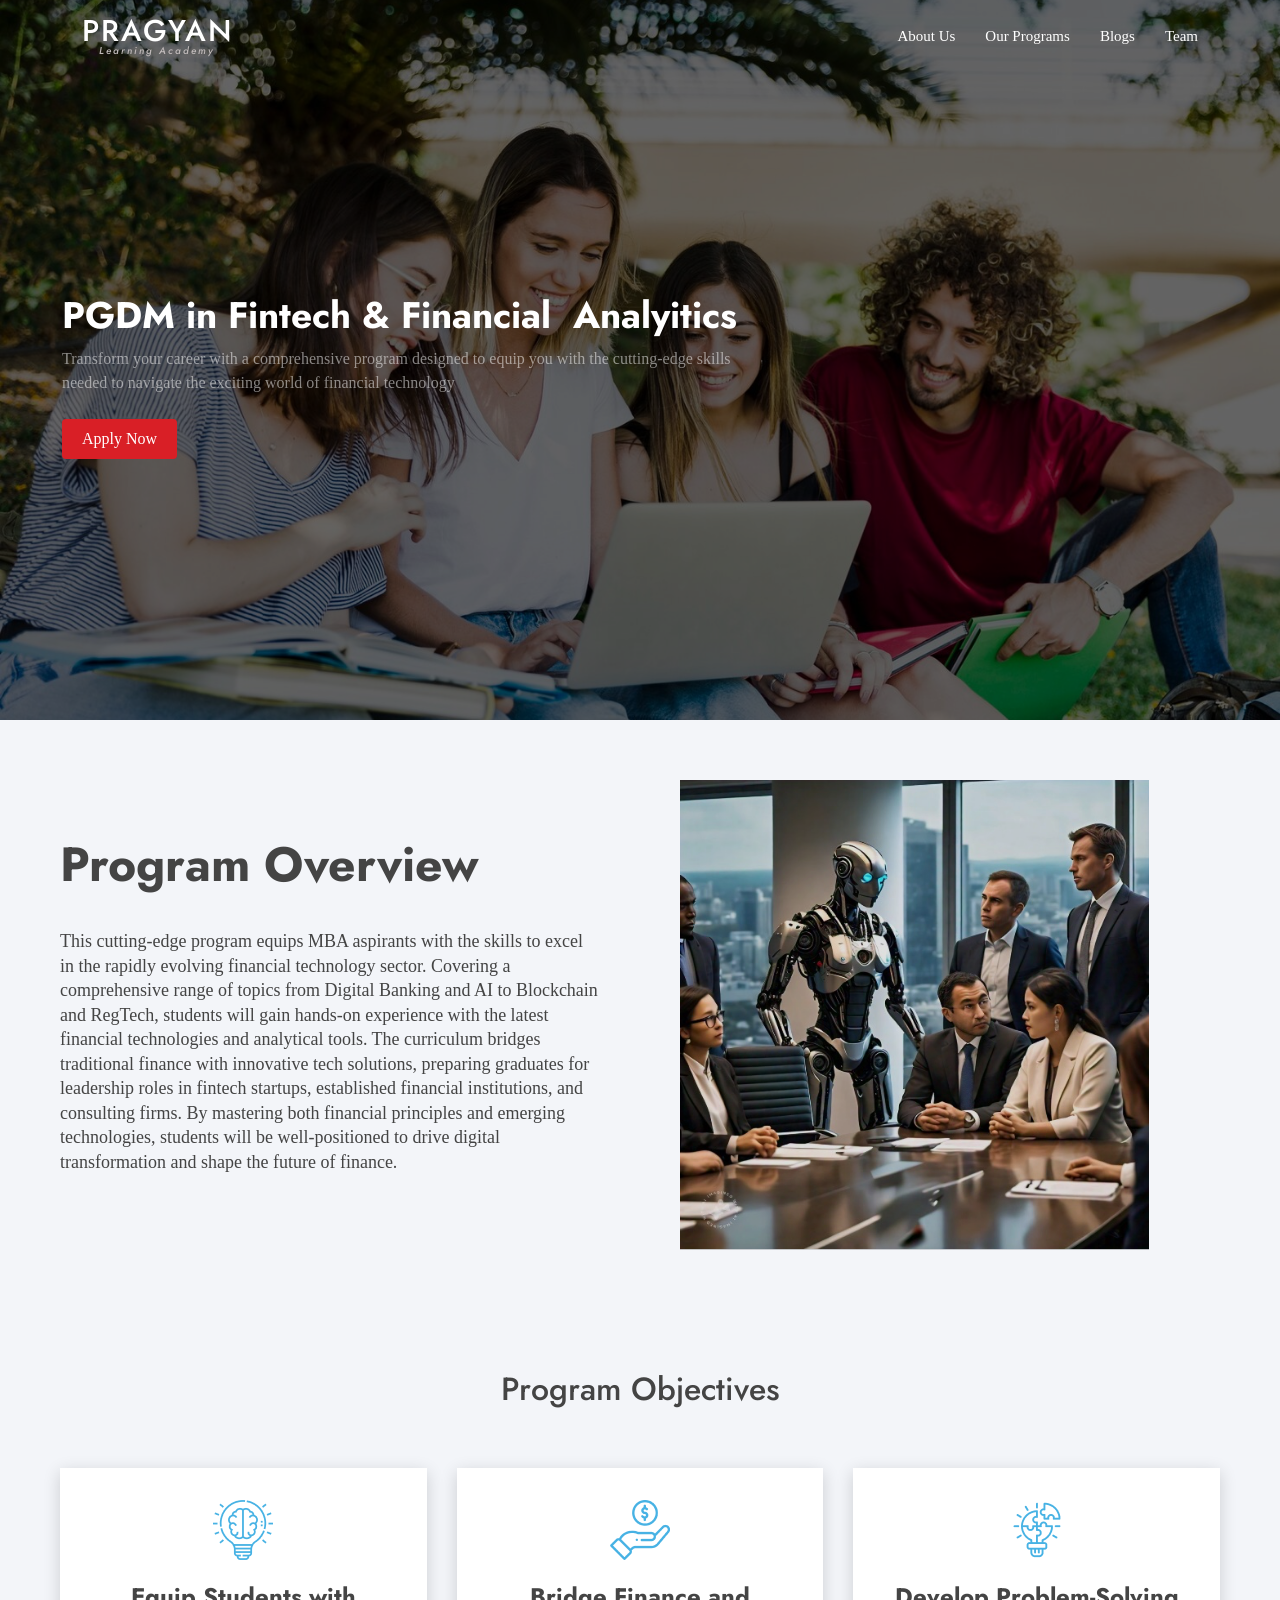
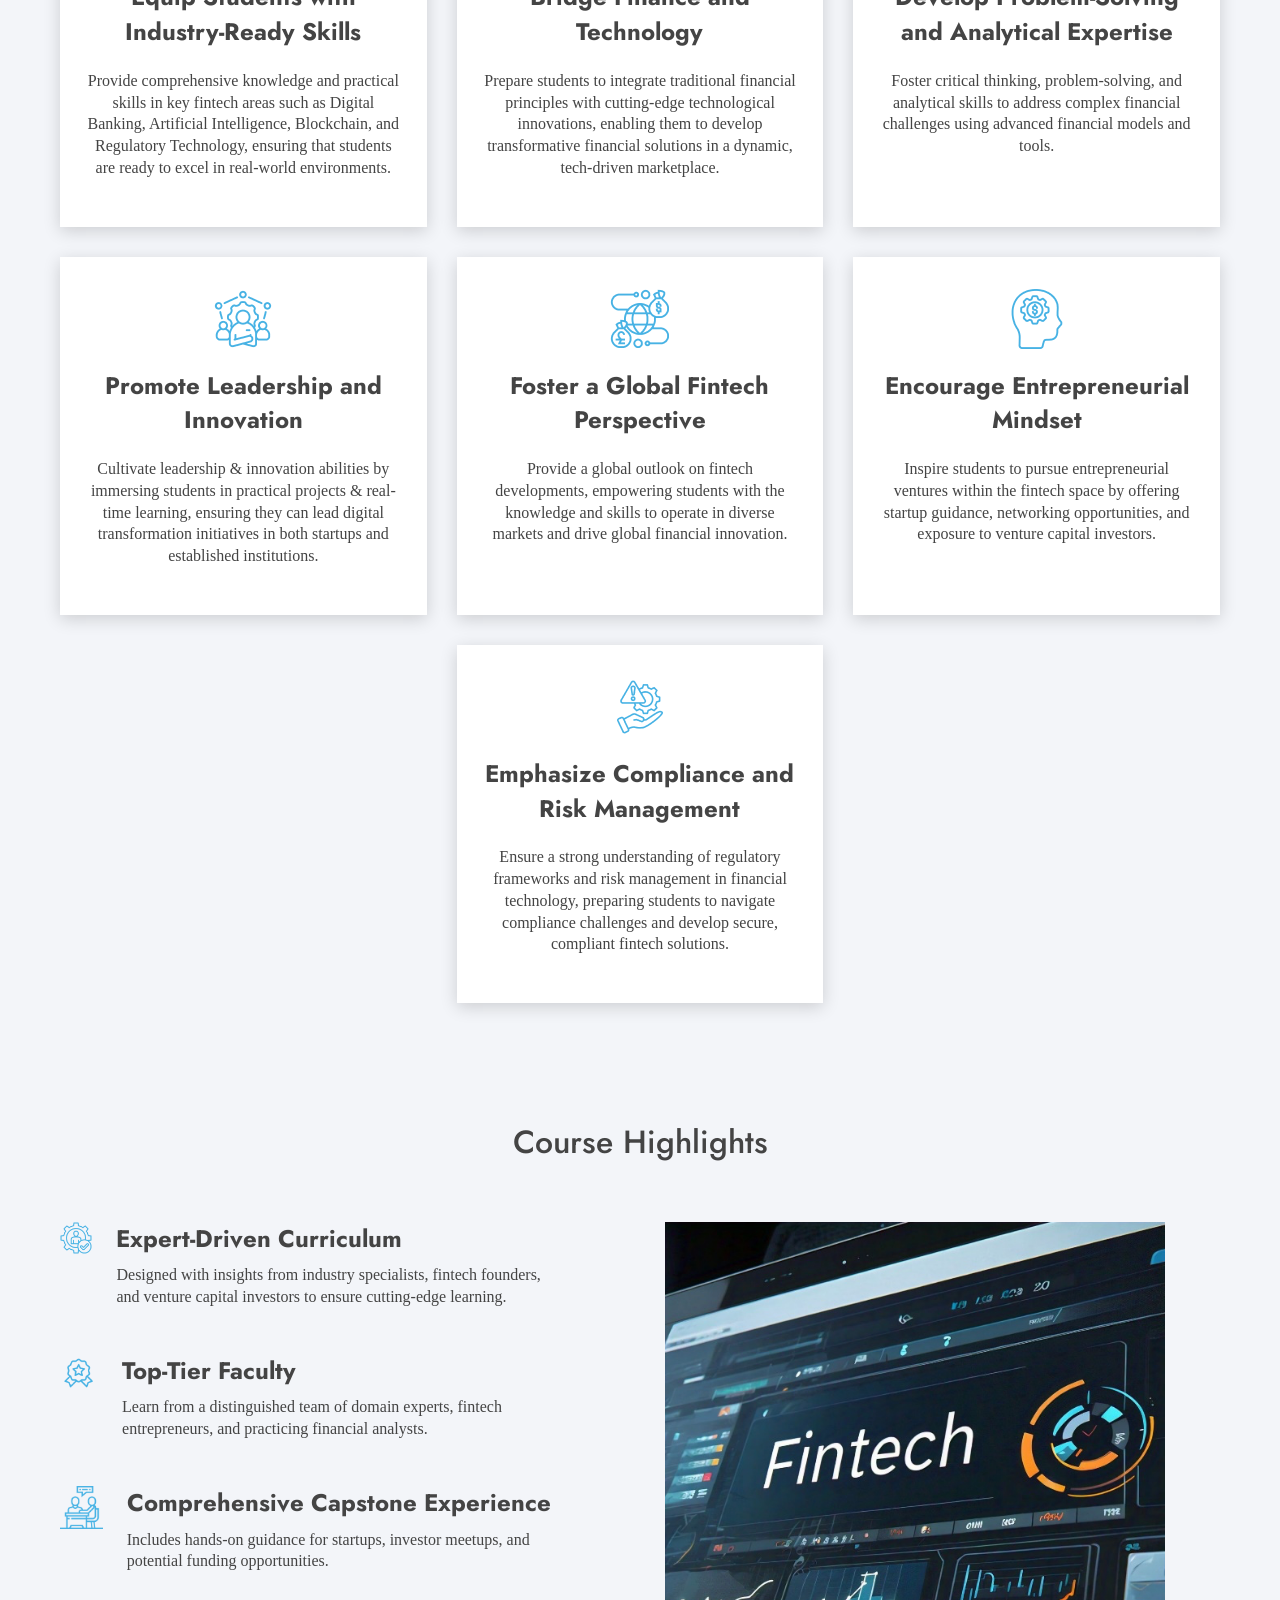
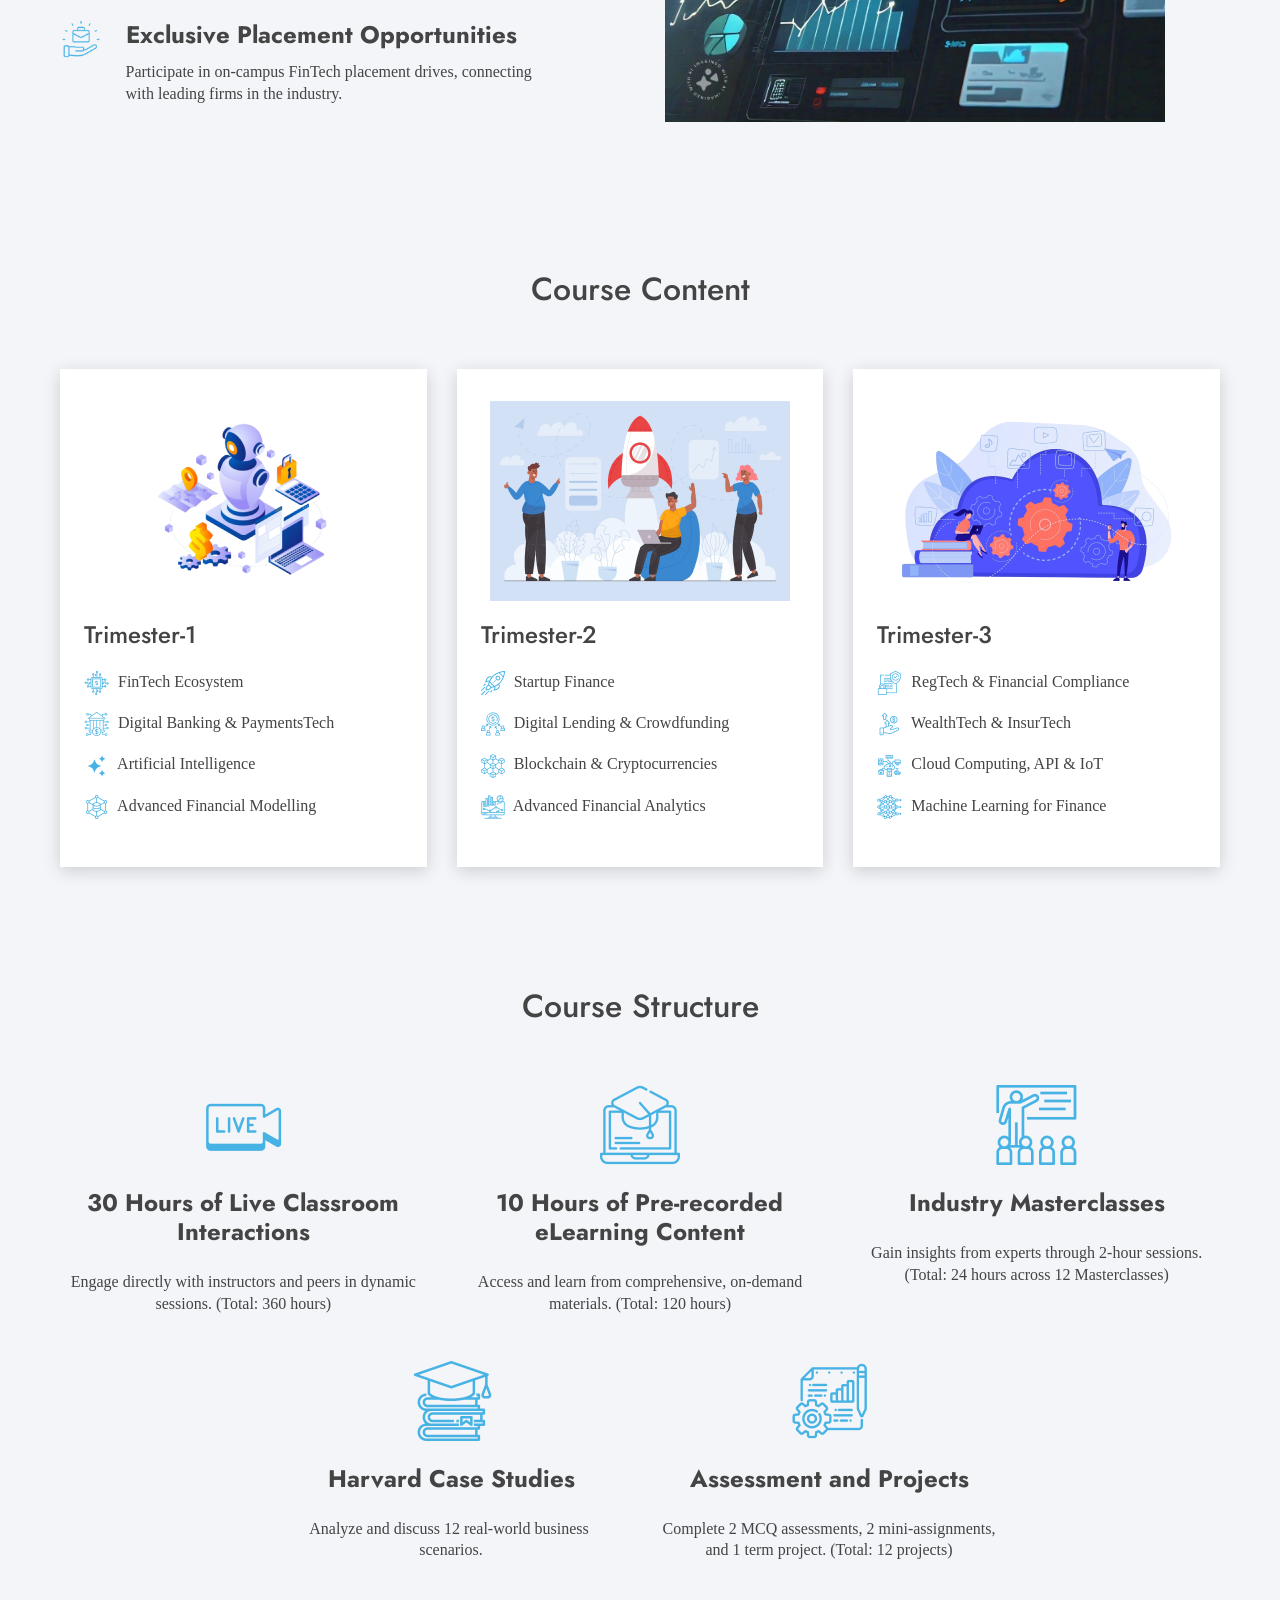
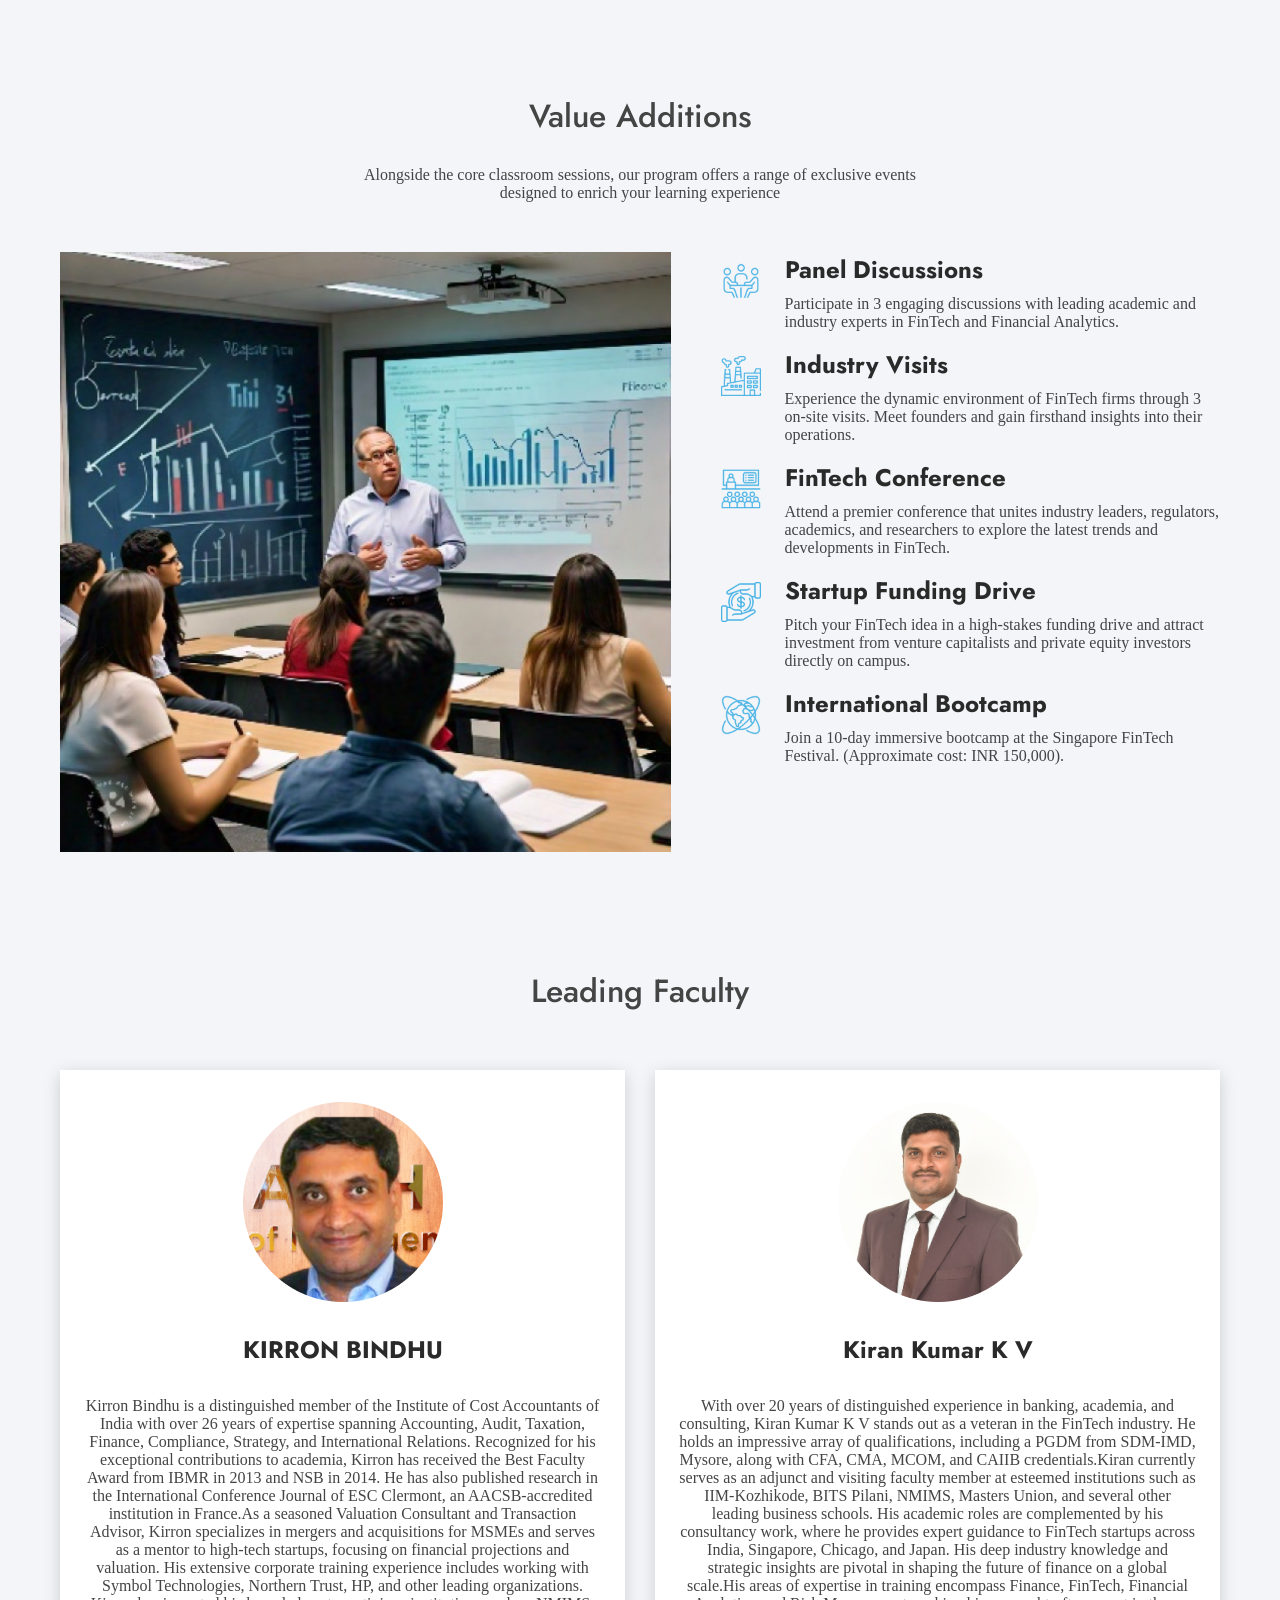
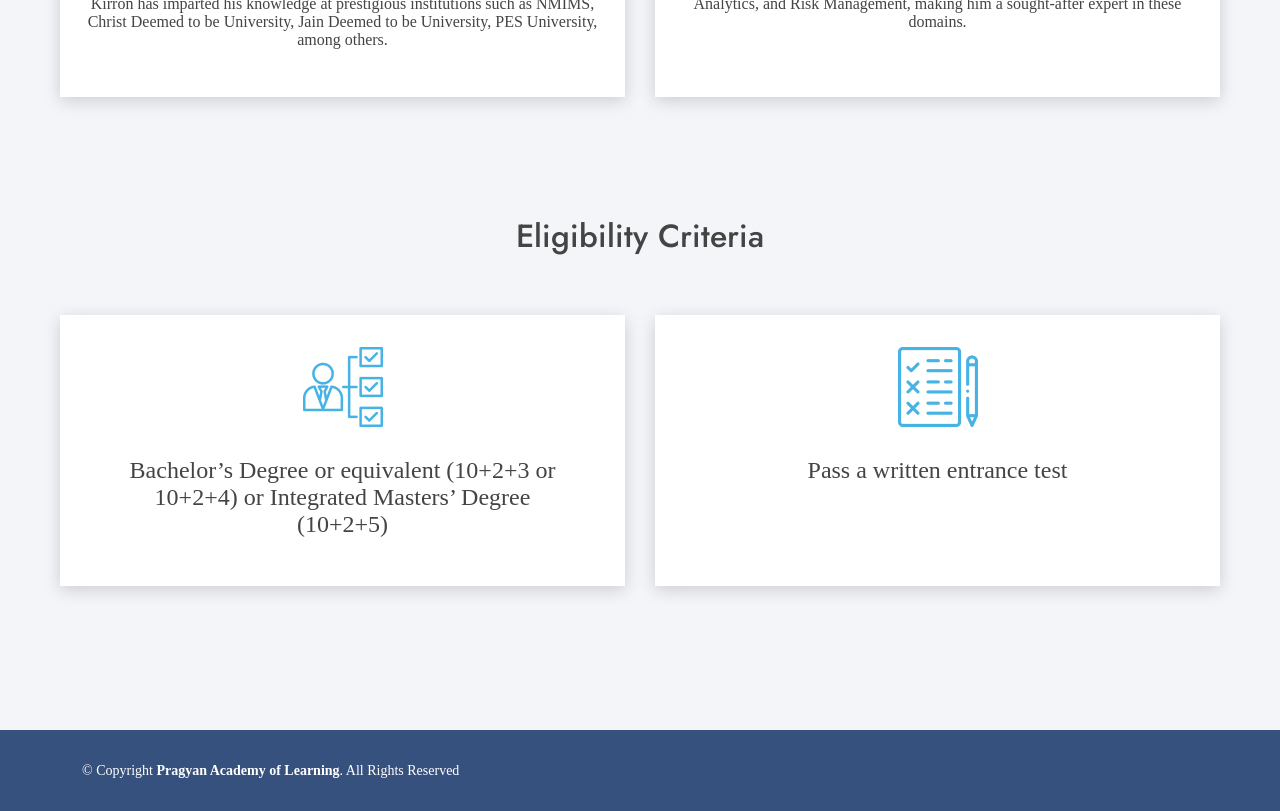
<file: pgdm.html>
<!DOCTYPE html>
<html lang="en">

<head>
    <meta charset="utf-8">
    <meta content="width=device-width, initial-scale=1.0" name="viewport">

    <title>Pragyan Academy of Learning</title>
    <meta content="" name="description">
    <meta content="" name="keywords">

    <!-- Favicons -->
    <link href="./fav_icon.png" rel="icon">
    <link href="assets/img/apple-touch-icon.png" rel="apple-touch-icon">

    <!-- Google Fonts -->
    <link
        href="https://fonts.googleapis.com/css?family=Open+Sans:300,300i,400,400i,600,600i,700,700i|Jost:300,300i,400,400i,500,500i,600,600i,700,700i|Poppins:300,300i,400,400i,500,500i,600,600i,700,700i"
        rel="stylesheet">

    <!-- Vendor CSS Files -->
    <link href="assets/vendor/aos/aos.css" rel="stylesheet">
    <link href="assets/vendor/bootstrap/css/bootstrap.min.css" rel="stylesheet">
    <link href="assets/vendor/bootstrap-icons/bootstrap-icons.css" rel="stylesheet">
    <link href="assets/vendor/boxicons/css/boxicons.min.css" rel="stylesheet">
    <link href="assets/vendor/glightbox/css/glightbox.min.css" rel="stylesheet">
    <link href="assets/vendor/remixicon/remixicon.css" rel="stylesheet">
    <link href="assets/vendor/swiper/swiper-bundle.min.css" rel="stylesheet">
    <link href="assets/css/index.css" rel="stylesheet">

    <!-- Template Main CSS File -->
    <link href="assets/css/style.css" rel="stylesheet">
    <link href="assets/css/newstyles.css" rel="stylesheet">
    <link href="assets/css/animation.css" rel="stylesheet">
    <link href="assets/css/newstyles1.css" rel="stylesheet">

    <script type="text/javascript">
        (function (f, b) {
            if (!b.__SV) {
                var e, g, i, h; window.mixpanel = b; b._i = []; b.init = function (e, f, c) {
                    function g(a, d) { var b = d.split("."); 2 == b.length && (a = a[b[0]], d = b[1]); a[d] = function () { a.push([d].concat(Array.prototype.slice.call(arguments, 0))) } } var a = b; "undefined" !== typeof c ? a = b[c] = [] : c = "mixpanel"; a.people = a.people || []; a.toString = function (a) { var d = "mixpanel"; "mixpanel" !== c && (d += "." + c); a || (d += " (stub)"); return d }; a.people.toString = function () { return a.toString(1) + ".people (stub)" }; i = "disable time_event track track_pageview track_links track_forms track_with_groups add_group set_group remove_group register register_once alias unregister identify name_tag set_config reset opt_in_tracking opt_out_tracking has_opted_in_tracking has_opted_out_tracking clear_opt_in_out_tracking start_batch_senders people.set people.set_once people.unset people.increment people.append people.union people.track_charge people.clear_charges people.delete_user people.remove".split(" ");
                    for (h = 0; h < i.length; h++)g(a, i[h]); var j = "set set_once union unset remove delete".split(" "); a.get_group = function () { function b(c) { d[c] = function () { call2_args = arguments; call2 = [c].concat(Array.prototype.slice.call(call2_args, 0)); a.push([e, call2]) } } for (var d = {}, e = ["get_group"].concat(Array.prototype.slice.call(arguments, 0)), c = 0; c < j.length; c++)b(j[c]); return d }; b._i.push([e, f, c])
                }; b.__SV = 1.2; e = f.createElement("script"); e.type = "text/javascript"; e.async = !0; e.src = "undefined" !== typeof MIXPANEL_CUSTOM_LIB_URL ?
                    MIXPANEL_CUSTOM_LIB_URL : "file:" === f.location.protocol && "//cdn.mxpnl.com/libs/mixpanel-2-latest.min.js".match(/^\/\//) ? "https://cdn.mxpnl.com/libs/mixpanel-2-latest.min.js" : "//cdn.mxpnl.com/libs/mixpanel-2-latest.min.js"; g = f.getElementsByTagName("script")[0]; g.parentNode.insertBefore(e, g)
            }
        })(document, window.mixpanel || []);

        // Enabling the debug mode flag is useful during implementation,
        // but it's recommended you remove it for production
        mixpanel.init('054dca6e9932ffce0c2ddfe807280ade', { debug: true });
        mixpanel.track('Page_on_loaded');
    </script>
</head>

<body>

    <!-- ======= Header ======= -->
    <header id="header" class="fixed-top ">
        <div class="container d-flex align-items-center">

            <h1 class="logo me-auto top-logo-left"><a href="index.html">Pragyan</a>
                <span>Learning Academy</span>
            </h1>
            <!-- Uncomment below if you prefer to use an image logo -->
            <!-- <a href="index.html" class="logo me-auto"><img src="assets/img/logo.png" alt="" class="img-fluid"></a>-->

            <nav id="navbar" class="navbar">
                <ul>
                    <li><a class="nav-link scrollto" href="./team.html">About Us</a></li>
                    <li class="dropdown"><a class="nav-link scrollto" href="#Future-Business">Our Programs</a>

                        <ul>
                            <li><a href="./globalCertification.html">Global Certification</a></li>
                            <li><a href="./pgdm.html">PGDM in Fintech</a></li>
                            <li><a href="./fintechBootCamp.html">Fintech BootCamp</a></li>
                        </ul>

                    </li>
                    <li><a class="nav-link   scrollto" href="./blogs.html">Blogs</a></li>
                    <li><a class="nav-link scrollto" href="./team.html">Team</a></li>


                    <!-- <li><a class="getstarted scrollto" href="#contact">Contact</a></li> -->
                    <!-- <li><a class="getstarted scrollto" href="#contact">Contact Us</a></li> -->
                </ul>
                <i class="bi bi-list mobile-nav-toggle"></i>
            </nav><!-- .navbar -->

        </div>
    </header><!-- End Header -->

    <!-- ======= Hero Section ======= -->
    <section id="hero" class="d-flex align-items-center">

        <div id="hero11" class="container-fluid px-0 home-page-slider-main">
            <div id="carouselId" class="carousel slide" data-bs-ride="carousel">

                <div class="carousel-inner" role="listbox">
                    <div class="carousel-item active">
                        <img src="assets/images/main_img_sec.png" class="img-fluid" alt="First slide">
                        <div class="carousel-caption carousel-caption-new">
                            <div class="container carousel-content">
                                <!-- <h6 class="text-secondary h4 animated 1fadeInUp">Pragyan learning</h6> -->
                                <h1 class="">PGDM in Fintech & Financial  Analyitics
                                </h1>
                                <p class="">Transform your career with a comprehensive program designed to equip you
                                    with the cutting-edge skills needed to navigate the exciting world of financial
                                    technology
                                </p>
                                <button type="button" data-bs-toggle="modal" data-bs-target="#contactUsModal"
                                    class="btn-new-btn">Apply Now</button>

                            </div>
                        </div>
                    </div>


                </div>

            </div>
        </div>

    </section><!-- End Hero -->

    <main id="main">

        <div class="new-main">
            <div class="program-overview-section">
                <div class="d-flex program-overview-section-con">
                    <div>
                        <h2>Program Overview</h2>
                        <p>This cutting-edge program equips MBA aspirants with the skills to excel in the rapidly
                            evolving
                            financial technology sector. Covering a comprehensive range of topics from Digital Banking
                            and
                            AI to Blockchain and RegTech, students will gain hands-on experience with the latest
                            financial
                            technologies and analytical tools. The curriculum bridges traditional finance with
                            innovative
                            tech solutions, preparing graduates for leadership roles in fintech startups, established
                            financial institutions, and consulting firms. By mastering both financial principles and
                            emerging technologies, students will be well-positioned to drive digital transformation and
                            shape the future of finance.</p>
                    </div>
                    <div>
                        <img src="assets/images/Frame 1707482277.png" class="img-fluid" alt="">
                    </div>
                </div>
            </div>
            <div class="program-objectives">
                <div class="program-objectives-con">
                    <h2>Program Objectives</h2>
                    <div class="po-content-all">
                        <div class="po-content-row">
                            <div> <img src="assets/images/creative-thinking 1.png" class="img-fluid" alt=""></div>
                            <h4>Equip Students with Industry-Ready Skills</h4>
                            <p>Provide comprehensive knowledge and practical skills in key fintech areas such as Digital
                                Banking, Artificial Intelligence, Blockchain, and Regulatory Technology, ensuring that
                                students are ready to excel in real-world environments.</p>
                        </div>
                        <div class="po-content-row">
                            <div> <img src="assets/images/hand 1.png" class="img-fluid" alt=""></div>
                            <h4>Bridge Finance and Technology</h4>
                            <p>Prepare students to integrate traditional financial principles with cutting-edge
                                technological innovations, enabling them to develop transformative financial solutions
                                in a dynamic, tech-driven marketplace.</p>
                        </div>
                        <div class="po-content-row">
                            <div> <img src="assets/images/idea 1.png" class="img-fluid" alt=""></div>
                            <h4>Develop Problem-Solving and Analytical Expertise</h4>
                            <p>Foster critical thinking, problem-solving, and analytical skills to address complex
                                financial challenges using advanced financial models and tools.</p>
                        </div>
                        <div class="po-content-row">
                            <div> <img src="assets/images/team-leader 1.png" class="img-fluid" alt=""></div>
                            <h4>Promote Leadership and Innovation</h4>
                            <p>Cultivate leadership & innovation abilities by immersing students in practical projects &
                                real-time learning, ensuring they can lead digital transformation initiatives in both
                                startups and established institutions.</p>
                        </div>
                        <div class="po-content-row">
                            <div> <img src="assets/images/transaction 1.png" class="img-fluid" alt=""></div>
                            <h4>Foster a Global Fintech Perspective</h4>
                            <p>Provide a global outlook on fintech developments, empowering students with the knowledge
                                and skills to operate in diverse markets and drive global financial innovation.</p>
                        </div>
                        <div class="po-content-row">
                            <div> <img src="assets/images/entrepreneurial 1.png" class="img-fluid" alt=""></div>
                            <h4>Encourage Entrepreneurial Mindset</h4>
                            <p>Inspire students to pursue entrepreneurial ventures within the fintech space by offering
                                startup guidance, networking opportunities, and exposure to venture capital investors.
                            </p>
                        </div>
                        <div class="po-content-row-empty">
                        </div>
                        <div class="po-content-row">
                            <div> <img src="assets/images/risk-management 1.png" class="img-fluid" alt=""></div>
                            <h4>Emphasize Compliance and Risk Management</h4>
                            <p>Ensure a strong understanding of regulatory frameworks and risk management in financial
                                technology, preparing students to navigate compliance challenges and develop secure,
                                compliant fintech solutions.</p>
                        </div>
                    </div>
                </div>
            </div>
            <div class="course-highlights-section">
                <h2 class="align-center">Course Highlights</h2>
                <div class="course-highlights-con program-bjectives-con">

                    <div class="course-highlights-con-left">

                        <div class="row-ch-item">
                            <div>
                                <img src="assets/images/expert 1.png" class="img-fluid" alt="">
                            </div>
                            <div>
                                <h6>Expert-Driven Curriculum</h6>
                                <p>Designed with insights from industry specialists, fintech founders, and venture
                                    capital investors to ensure cutting-edge learning.</p>
                            </div>
                        </div>
                        <div class="row-ch-item">
                            <div>
                                <img src="assets/images/badge 1.png" class="img-fluid" alt="">
                            </div>
                            <div>
                                <h6>Top-Tier Faculty</h6>
                                <p>Learn from a distinguished team of domain experts, fintech entrepreneurs, and
                                    practicing financial analysts.</p>
                            </div>
                        </div>
                        <div class="row-ch-item">
                            <div>
                                <img src="assets/images/consultation 1.png" class="img-fluid" alt="">
                            </div>
                            <div>
                                <h6>Comprehensive Capstone Experience</h6>
                                <p>Includes hands-on guidance for startups, investor meetups, and potential funding
                                    opportunities.</p>
                            </div>
                        </div>
                        <div class="row-ch-item">
                            <div>
                                <img src="assets/images/job-offer 1.png" class="img-fluid" alt="">
                            </div>
                            <div>
                                <h6>Exclusive Placement Opportunities</h6>
                                <p>Participate in on-campus FinTech placement drives, connecting with leading firms in
                                    the industry.</p>
                            </div>
                        </div>

                    </div>
                    <div class="course-highlights-con-right">

                        <img src="assets/images/image 125.png" class="img-fluid" alt="">

                    </div>

                </div>
            </div>
            <div class="course-content-section">
                <h2 class="align-center">Course Content</h2>
                <div class="course-content-con">
                    <div class="po-content-all">
                        <div class="po-content-row">
                            <div> <img src="assets/images/robotic-process-automation-illustration 1.png"
                                    class="img-fluid" alt=""></div>
                            <h4>Trimester-1</h4>
                            <p><img src="assets/images/fintech 1.png" class="img-fluid" alt=""> FinTech
                                Ecosystem</p>
                            <p><img src="assets/images/digital-exchange (1) 1.png" class="img-fluid" alt=""> Digital
                                Banking &
                                PaymentsTech</p>
                            <p><img src="assets/images/ai 1.png" class="img-fluid" alt=""> Artificial Intelligence
                            </p>
                            <p><img src="assets/images/data-modelling 1.png" class="img-fluid" alt=""> Advanced
                                Financial
                                Modelling</p>
                        </div>
                        <div class="po-content-row">
                            <div> <img src="assets/images/image 131.png" class="img-fluid" alt=""></div>
                            <h4>Trimester-2</h4>
                            <p><img src="assets/images/startup 1.png" class="img-fluid" alt=""> Startup Finance</p>
                            <p><img src="assets/images/crowdfunding 1.png" class="img-fluid" alt=""> Digital Lending &
                                Crowdfunding</p>
                            <p><img src="assets/images/blockchain 1.png" class="img-fluid" alt=""> Blockchain &
                                Cryptocurrencies
                            </p>
                            <p><img src="assets/images/monitor 1.png" class="img-fluid" alt=""> Advanced Financial
                                Analytics</p>
                        </div>
                        <div class="po-content-row">
                            <div> <img src="assets/images/image 132.png" class="img-fluid" alt=""></div>
                            <h4>Trimester-3</h4>
                            <p><img src="assets/images/compliant 1.png" class="img-fluid" alt=""> RegTech & Financial
                                Compliance</p>
                            <p><img src="assets/images/wealth 1.png" class="img-fluid" alt=""> WealthTech & InsurTech
                            </p>
                            <p><img src="assets/images/internet-of-things 1.png" class="img-fluid" alt=""> Cloud
                                Computing, API & IoT
                            </p>
                            <p><img src="assets/images/deep-learning 1.png" class="img-fluid" alt=""> Machine Learning
                                for Finance</p>
                        </div>
                    </div>
                </div>
            </div>
            <div class="course-structure-section">
                <h2 class="align-center">Course Structure</h2>
                <div class="course-structure-con">
                    <div class="po-content-all">
                        <div class="po-structure-row">
                            <div> <img src="assets/images/live 1.png" class="img-fluid" alt=""></div>
                            <h4>30 Hours of Live Classroom Interactions</h4>
                            <p>Engage directly with instructors and peers in dynamic sessions. (Total: 360 hours)</p>

                        </div>
                        <div class="po-structure-row">
                            <div> <img src="assets/images/online-learning 1.png" class="img-fluid" alt=""></div>
                            <h4>10 Hours of Pre-recorded eLearning Content</h4>
                            <p>Access and learn from comprehensive, on-demand materials. (Total: 120 hours)</p>

                        </div>
                        <div class="po-structure-row">
                            <div> <img src="assets/images/education 1.png" class="img-fluid" alt=""></div>
                            <h4>Industry Masterclasses</h4>
                            <p>Gain insights from experts through 2-hour sessions. (Total: 24 hours across 12
                                Masterclasses)</p>

                        </div>
                    </div>
                    <div class="course-structure-all">
                        <div class="po-structure-row">
                            <div> <img src="assets/images/graduation 1.png" class="img-fluid" alt=""></div>
                            <h4>Harvard Case Studies</h4>
                            <p>Analyze and discuss 12 real-world business  scenarios.</p>

                        </div>
                        <div class="po-structure-row">
                            <div> <img src="assets/images/project-management 1.png" class="img-fluid" alt=""></div>
                            <h4>Assessment and Projects</h4>
                            <p>Complete 2 MCQ assessments, 2 mini-assignments, and 1 term project. (Total: 12 projects)
                            </p>

                        </div>
                    </div>
                </div>
            </div>
            <div class="course-structure-section value-additions-con">
                <h2 class="align-center">Value Additions</h2>
                <p class="Value-Additions-text">Alongside the core classroom sessions, our program offers a range of
                    exclusive events designed to
                    enrich your learning experience</p>
                <div class="course-highlights-con">
                    <div class="course-highlights-con-right">

                        <img src="assets/images/image 128.png" class="img-fluid" alt="">

                    </div>

                    <div class="course-highlights-con-left">

                        <div class="row-ch-item">
                            <div>
                                <img src="assets/images/meeting 1.png" class="img-fluid" alt="">
                            </div>
                            <div>
                                <h6>Panel Discussions</h6>
                                <p>Participate in 3 engaging discussions with leading academic and industry experts in
                                    FinTech and Financial Analytics.</p>
                            </div>
                        </div>
                        <div class="row-ch-item">
                            <div>
                                <img src="assets/images/factory 1.png" class="img-fluid" alt="">
                            </div>
                            <div>
                                <h6>Industry Visits</h6>
                                <p>Experience the dynamic environment of FinTech firms through 3 on-site visits. Meet
                                    founders and gain firsthand insights into their operations.</p>
                            </div>
                        </div>
                        <div class="row-ch-item">
                            <div>
                                <img src="assets/images/seminar 1.png" class="img-fluid" alt="">
                            </div>
                            <div>
                                <h6>FinTech Conference</h6>
                                <p>Attend a premier conference that unites industry leaders, regulators, academics, and
                                    researchers to explore the latest trends and developments in FinTech.</p>
                            </div>
                        </div>
                        <div class="row-ch-item">
                            <div>
                                <img src="assets/images/money (1) 1.png" class="img-fluid" alt="">
                            </div>
                            <div>
                                <h6>Startup Funding Drive</h6>
                                <p>Pitch your FinTech idea in a high-stakes funding drive and attract investment from
                                    venture capitalists and private equity investors directly on campus.</p>
                            </div>
                        </div>
                        <div class="row-ch-item">
                            <div>
                                <img src="assets/images/international 1.png" class="img-fluid" alt="">
                            </div>
                            <div>
                                <h6>International Bootcamp</h6>
                                <p>Join a 10-day immersive bootcamp at the Singapore FinTech Festival. (Approximate
                                    cost: INR 150,000).</p>
                            </div>
                        </div>

                    </div>

                </div>
                <div class="leading-faculty-section">
                    <div class="leading-faculty-con align-center">
                        <h2>Leading Faculty</h2>
                        <div class="po-Leading-Faculty-all">
                            <div class="po-content-row">
                                <div> <img src="assets/images/Mask group.png" class="img-fluid" alt=""></div>
                                <h4>KIRRON BINDHU</h4>
                                <p>Kirron Bindhu is a distinguished member of the Institute of Cost Accountants of India
                                    with over 26 years of expertise spanning Accounting, Audit, Taxation, Finance,
                                    Compliance, Strategy, and International Relations. Recognized for his exceptional
                                    contributions to academia, Kirron has received the Best Faculty Award from IBMR in
                                    2013 and NSB in 2014. He has also published research in the International Conference
                                    Journal of ESC Clermont, an AACSB-accredited institution in France.As a seasoned
                                    Valuation Consultant and Transaction Advisor, Kirron specializes in mergers and
                                    acquisitions for MSMEs and serves as a mentor to high-tech startups, focusing on
                                    financial projections and valuation. His extensive corporate training experience
                                    includes working with Symbol Technologies, Northern Trust, HP, and other leading
                                    organizations. Kirron has imparted his knowledge at prestigious institutions such as
                                    NMIMS, Christ Deemed to be University, Jain Deemed to be University, PES University,
                                    among others.</p>
                            </div>
                            <div class="po-content-row">
                                <div> <img src="assets/images/Mask group1.png" class="img-fluid" alt=""></div>
                                <h4>Kiran Kumar K V</h4>
                                <p>With over 20 years of distinguished experience in banking, academia, and consulting,
                                    Kiran Kumar K V stands out as a veteran in the FinTech industry. He holds an
                                    impressive array of qualifications, including a PGDM from SDM-IMD, Mysore, along
                                    with CFA, CMA, MCOM, and CAIIB credentials.Kiran currently serves as an adjunct and
                                    visiting faculty member at esteemed institutions such as IIM-Kozhikode, BITS Pilani,
                                    NMIMS, Masters Union, and several other leading business schools. His academic roles
                                    are complemented by his consultancy work, where he provides expert guidance to
                                    FinTech startups across India, Singapore, Chicago, and Japan. His deep industry
                                    knowledge and strategic insights are pivotal in shaping the future of finance on a
                                    global scale.His areas of expertise in training encompass Finance, FinTech,
                                    Financial Analytics, and Risk Management, making him a sought-after expert in these
                                    domains.</p>
                            </div>

                        </div>
                    </div>
                </div>
                <div class="leading-faculty-section">
                    <div class="eligibility-criteria-con align-center">
                        <h2>Eligibility Criteria</h2>
                        <div class="po-Leading-Faculty-all">
                            <div class="po-content-row">
                                <div> <img src="assets/images/task-list 1.png" class="img-fluid" alt=""></div>
                                <p>Bachelor’s Degree or equivalent (10+2+3 or 10+2+4) or Integrated Masters’ Degree
                                    (10+2+5)</p>
                            </div>
                            <div class="po-content-row">
                                <div> <img src="assets/images/checklist 1.png" class="img-fluid" alt=""></div>
                                <p>Pass a written entrance test</p>
                            </div>

                        </div>
                    </div>
                </div>
                <br />
                <br />
                <br />
                <br />
                <br />
                <br />

            </div>
        </div>
        </div>




    </main>


    <footer id="footer">

        <div class="container footer-bottom clearfix">
            <div class="copyright">
                &copy; Copyright <strong><span>Pragyan Academy of Learning</span></strong>. All Rights Reserved
            </div>
        </div>
    </footer><!-- End Footer -->

    <div id="preloader"></div>
    <a href="#" class="back-to-top d-flex align-items-center justify-content-center"><i
            class="bi bi-arrow-up-short"></i></a>

    <div class="modal fade" id="contactUsModal" tabindex="-1" aria-labelledby="contactUsModalLabel" aria-hidden="true">
        <div class="modal-dialog">
            <div class="modal-content">
                <div class="modal-header">
                    <h5 class="modal-title" id="contactUsModalLabel">Contact Us</h5>
                    <button type="button" id="close-btn-sec-btn-btn" class="btn-close" data-bs-dismiss="modal"
                        aria-label="Close"></button>
                </div>
                <div class="modal-body">
                    <div class="php-email-form">
                        <!-- <form action="#" method="post" role="form" class="php-email-form"> -->

                        <div class="form-group ">
                            <label for="name">Full Name</label>
                            <input id="PRAGYANFUllName" type="text" name="name" class="form-control" id="name" required>
                        </div>
                        <div class="form-group ">
                            <label for="name">Mobile Number</label>
                            <input id="PRAGYANMobileNumber" maxlength="10" type="text" class="form-control"
                                name="phonenumber" id="email" required>
                        </div>

                        <div class="form-group">
                            <label for="name">Email</label>
                            <input id="PRAGYANEmail" type="email" class="form-control" name="email" id="subject"
                                required>
                        </div>
                        <div class="form-group">
                            <label for="name">Message</label>
                            <textarea id="PRAGYANMessage" class="form-control" name="message" rows="5"
                                required></textarea>
                        </div>
                        <!-- <div class="my-3">
                                    <div class="loading">Loading</div>
                                    <div class="error-message"></div>
                                    <div class="sent-message">Your message has been sent. Thank you!</div>
                                </div> -->
                        <div class="col-12 thankyou-get-to-you d-none" id="thankyou-get-to-you">
                            <p>Thank you, we will get back to you shortly. </p>
                        </div>

                        <br />
                        <div class="text-center sendingmessageBtn-sec"><button onclick="handleSubmitForm()"
                                id="sendingmessageBtn" type="submit">Send Message</button>
                        </div>

                        <!-- </form> -->
                    </div>
                </div>
                <!-- <div class="modal-footer">
                            <button type="button" class="btn btn-secondary" data-bs-dismiss="modal">Close</button>
                            <button type="button" class="btn btn-primary">Send Message</button>
                        </div> -->
            </div>
        </div>
    </div>

    <!-- Vendor JS Files -->
    <script src="assets/vendor/aos/aos.js"></script>
    <script src="assets/vendor/bootstrap/js/bootstrap.bundle.min.js"></script>
    <script src="assets/vendor/glightbox/js/glightbox.min.js"></script>
    <script src="assets/vendor/isotope-layout/isotope.pkgd.min.js"></script>
    <script src="assets/vendor/php-email-form/validate.js"></script>
    <script src="assets/vendor/swiper/swiper-bundle.min.js"></script>
    <script src="assets/vendor/waypoints/noframework.waypoints.js"></script>

    <script src="vendor/jquery/jquery.min.js"></script>
    <script src="assets1/js/owl-carousel.js"></script>
    <script src="assets1/js/animation.js"></script>
    <script src="assets1/js/imagesloaded.js"></script>
    <script src="assets1/js/templatemo-custom.js"></script>

    <!-- Template Main JS File -->
    <script src="assets/js/main.js"></script>
    <script src="assets/js/mycode.js"></script>

</body>

</html>
</file>
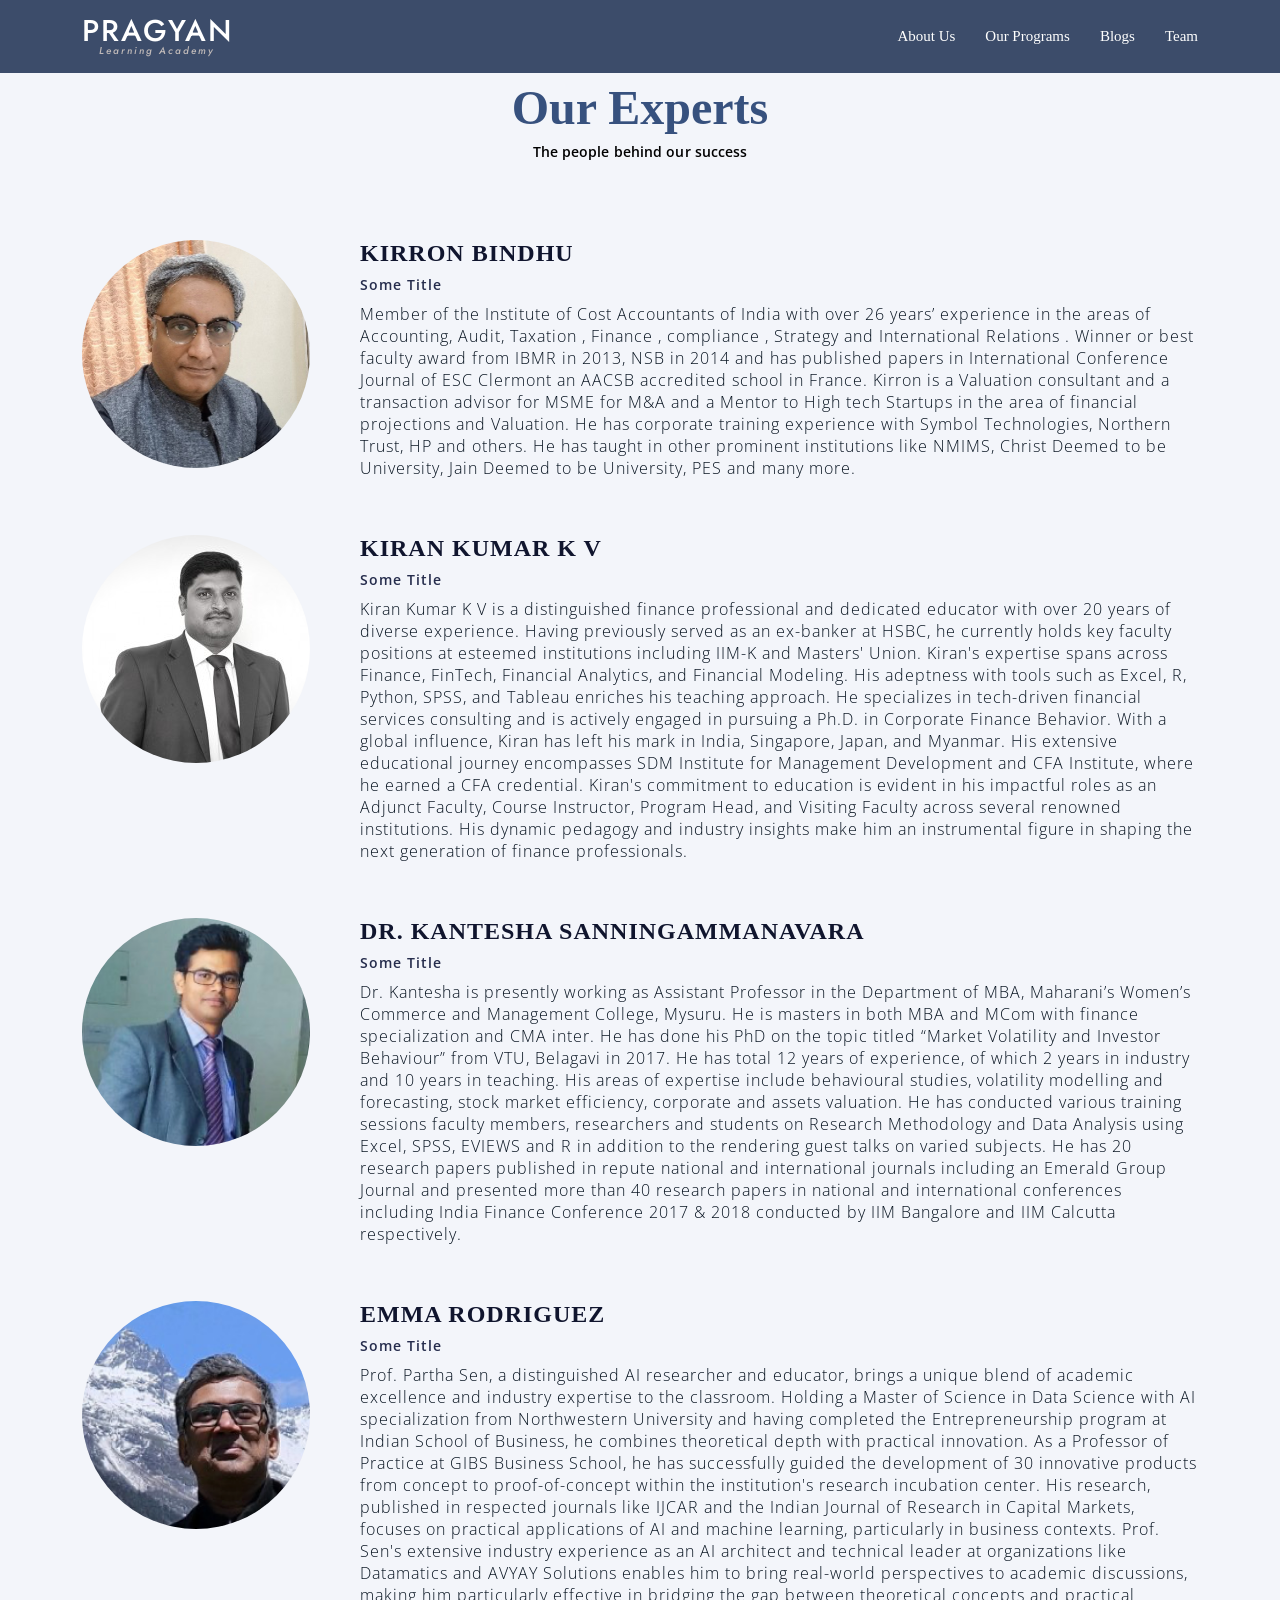
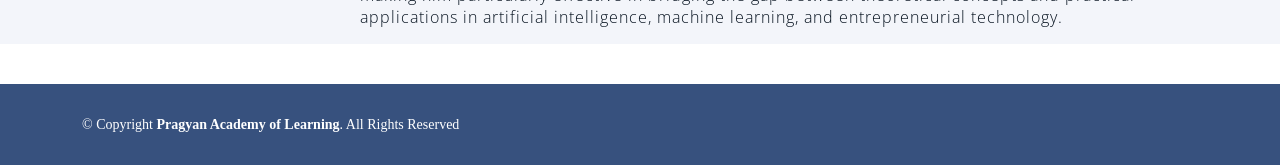
<file: team.html>
<!DOCTYPE html>
<html lang="en">

<head>
    <meta charset="utf-8">
    <meta content="width=device-width, initial-scale=1.0" name="viewport">

    <title>Pragyan Academy of Learning</title>
    <meta content="" name="description">
    <meta content="" name="keywords">

    <!-- Favicons -->
    <link href="./fav_icon.png" rel="icon">
    <link href="assets/img/apple-touch-icon.png" rel="apple-touch-icon">

    <!-- Google Fonts -->
    <link
        href="https://fonts.googleapis.com/css?family=Open+Sans:300,300i,400,400i,600,600i,700,700i|Jost:300,300i,400,400i,500,500i,600,600i,700,700i|Poppins:300,300i,400,400i,500,500i,600,600i,700,700i"
        rel="stylesheet">

    <!-- Vendor CSS Files -->
    <link href="assets/vendor/aos/aos.css" rel="stylesheet">
    <link href="assets/vendor/bootstrap/css/bootstrap.min.css" rel="stylesheet">
    <link href="assets/vendor/bootstrap-icons/bootstrap-icons.css" rel="stylesheet">
    <link href="assets/vendor/boxicons/css/boxicons.min.css" rel="stylesheet">
    <link href="assets/vendor/glightbox/css/glightbox.min.css" rel="stylesheet">
    <link href="assets/vendor/remixicon/remixicon.css" rel="stylesheet">
    <link href="assets/vendor/swiper/swiper-bundle.min.css" rel="stylesheet">
    <link href="assets/css/index.css" rel="stylesheet">
    <!-- Template Main CSS File -->
    <link href="assets/css/style.css" rel="stylesheet">
    <link href="assets/css/animation.css" rel="stylesheet">
    <link href="assets/css/newstyles1.css" rel="stylesheet">





    <script type="text/javascript">
        (function (f, b) {
            if (!b.__SV) {
                var e, g, i, h; window.mixpanel = b; b._i = []; b.init = function (e, f, c) {
                    function g(a, d) { var b = d.split("."); 2 == b.length && (a = a[b[0]], d = b[1]); a[d] = function () { a.push([d].concat(Array.prototype.slice.call(arguments, 0))) } } var a = b; "undefined" !== typeof c ? a = b[c] = [] : c = "mixpanel"; a.people = a.people || []; a.toString = function (a) { var d = "mixpanel"; "mixpanel" !== c && (d += "." + c); a || (d += " (stub)"); return d }; a.people.toString = function () { return a.toString(1) + ".people (stub)" }; i = "disable time_event track track_pageview track_links track_forms track_with_groups add_group set_group remove_group register register_once alias unregister identify name_tag set_config reset opt_in_tracking opt_out_tracking has_opted_in_tracking has_opted_out_tracking clear_opt_in_out_tracking start_batch_senders people.set people.set_once people.unset people.increment people.append people.union people.track_charge people.clear_charges people.delete_user people.remove".split(" ");
                    for (h = 0; h < i.length; h++)g(a, i[h]); var j = "set set_once union unset remove delete".split(" "); a.get_group = function () { function b(c) { d[c] = function () { call2_args = arguments; call2 = [c].concat(Array.prototype.slice.call(call2_args, 0)); a.push([e, call2]) } } for (var d = {}, e = ["get_group"].concat(Array.prototype.slice.call(arguments, 0)), c = 0; c < j.length; c++)b(j[c]); return d }; b._i.push([e, f, c])
                }; b.__SV = 1.2; e = f.createElement("script"); e.type = "text/javascript"; e.async = !0; e.src = "undefined" !== typeof MIXPANEL_CUSTOM_LIB_URL ?
                    MIXPANEL_CUSTOM_LIB_URL : "file:" === f.location.protocol && "//cdn.mxpnl.com/libs/mixpanel-2-latest.min.js".match(/^\/\//) ? "https://cdn.mxpnl.com/libs/mixpanel-2-latest.min.js" : "//cdn.mxpnl.com/libs/mixpanel-2-latest.min.js"; g = f.getElementsByTagName("script")[0]; g.parentNode.insertBefore(e, g)
            }
        })(document, window.mixpanel || []);

        // Enabling the debug mode flag is useful during implementation,
        // but it's recommended you remove it for production
        mixpanel.init('054dca6e9932ffce0c2ddfe807280ade', { debug: true });
        mixpanel.track('Page_on_loaded');
    </script>
</head>

<body onclick="bodyClickSection()">

    <div class="audio-sec">
        <!-- <audio id="myAudio" autoplay>
            <source src="./complete-audio.mp3" type="audio/mpeg">
            Your browser does not support the audio element.
        </audio> -->


    </div>
    <!-- ======= Header ======= -->
    <header id="header" class="fixed-top header-bg-new-header">
        <div class="container d-flex align-items-center">

            <h1 class="logo me-auto top-logo-left"><a href="index.html">Pragyan</a>
                <span>Learning Academy</span>
            </h1>
            <!-- Uncomment below if you prefer to use an image logo -->
            <!-- <a href="index.html" class="logo me-auto"><img src="assets/img/logo.png" alt="" class="img-fluid"></a>-->

            <nav id="navbar" class="navbar">
                <ul>
                    <li><a class="nav-link scrollto" href="./team.html">About Us</a></li>
                    <li class="dropdown"><a class="nav-link scrollto" href="#Future-Business">Our Programs</a>

                        <ul>
                            <li><a href="./index.html">Global Certification</a></li>
                            <li><a href="./pgdm.html">PGDM in Fintech</a></li>
                            <li><a href="./fintechBootCamp.html">Fintech BootCamp</a></li>
                        </ul>

                    </li>
                    <li><a class="nav-link   scrollto" href="./blogs.html">Blogs</a></li>
                    <li><a class="nav-link scrollto" href="./team.html">Team</a></li>

                    <!-- <li><a class="getstarted scrollto" href="#contact">Contact</a></li> -->
                    <!-- <li><a class="getstarted scrollto" href="#contact">Contact Us</a></li> -->
                </ul>
                <i class="bi bi-list mobile-nav-toggle"></i>
            </nav><!-- .navbar -->
        </div>
    </header><!-- End Header -->

    <!-- ======= Hero Section ======= -->

    <main id="main">
        <div id="blogs-sec-content1" class="our-services section section-bg">
            <div class="container">
                <div class="our-experts-sec-all">
                    <h2>Our Experts</h2>
                    <p>The people behind our success</p>
                </div>
                <div class="our-experts-sec-all-row">
                    <div class="experts-sec-all-row-left">
                        <img src="./assets/img/image 178.png" />
                    </div>
                    <div>
                        <h5>KIRRON BINDHU</h5>
                        <h6>Some Title</h6>
                        <p>Member of the Institute of Cost Accountants of India with over 26 years’ experience in the
                            areas
                            of Accounting, Audit, Taxation , Finance , compliance , Strategy and International Relations
                            .
                            Winner or best faculty award from IBMR in 2013, NSB in 2014 and has published papers in
                            International Conference Journal of ESC Clermont an AACSB accredited school in France.
                            Kirron is
                            a Valuation consultant and a transaction advisor for MSME for M&A and a Mentor to High tech
                            Startups in the area of financial projections and Valuation. He has corporate training
                            experience with Symbol Technologies, Northern Trust, HP and others. He has taught in other
                            prominent institutions like NMIMS, Christ Deemed to be University, Jain Deemed to be
                            University,
                            PES and many more. </p>
                    </div>
                </div>
                <div class="our-experts-sec-all-row">
                    <div class="experts-sec-all-row-left">
                        <img src="./assets/img/image 179.png" />
                    </div>
                    <div>
                        <h5>Kiran Kumar K V</h5>
                        <h6>Some Title</h6>
                        <p>Kiran Kumar K V is a distinguished finance professional and dedicated educator with over 20
                            years
                            of diverse experience. Having previously served as an ex-banker at HSBC, he currently holds
                            key
                            faculty positions at esteemed institutions including IIM-K and Masters' Union. Kiran's
                            expertise
                            spans across Finance, FinTech, Financial Analytics, and Financial Modeling. His adeptness
                            with
                            tools such as Excel, R, Python, SPSS, and Tableau enriches his teaching approach. He
                            specializes
                            in tech-driven financial services consulting and is actively engaged in pursuing a Ph.D. in
                            Corporate Finance Behavior. With a global influence, Kiran has left his mark in India,
                            Singapore, Japan, and Myanmar. His extensive educational journey encompasses SDM Institute
                            for
                            Management Development and CFA Institute, where he earned a CFA credential. Kiran's
                            commitment
                            to education is evident in his impactful roles as an Adjunct Faculty, Course Instructor,
                            Program
                            Head, and Visiting Faculty across several renowned institutions. His dynamic pedagogy and
                            industry insights make him an instrumental figure in shaping the next generation of finance
                            professionals.</p>
                    </div>
                </div>
                <div class="our-experts-sec-all-row">
                    <div class="experts-sec-all-row-left">
                        <img src="./assets/img/image 180.png" />
                    </div>
                    <div>
                        <h5>Dr. KANTESHA SANNINGAMMANAVARA</h5>
                        <h6>Some Title</h6>
                        <p>Dr. Kantesha is presently working as Assistant Professor in the Department of MBA, Maharani’s
                            Women’s Commerce and Management College, Mysuru. He is masters in both MBA and MCom with
                            finance
                            specialization and CMA inter. He has done his PhD on the topic titled “Market Volatility and
                            Investor Behaviour” from VTU, Belagavi in 2017. He has total 12 years of experience, of
                            which 2
                            years in industry and 10 years in teaching. His areas of expertise include behavioural
                            studies,
                            volatility modelling and forecasting, stock market efficiency, corporate and assets
                            valuation.
                            He has conducted various training sessions faculty members, researchers and students on
                            Research
                            Methodology and Data Analysis using Excel, SPSS, EVIEWS and R in addition to the rendering
                            guest
                            talks on varied subjects. He has 20 research papers published in repute national and
                            international journals including an Emerald Group Journal and presented more than 40
                            research
                            papers in national and international conferences including India Finance Conference 2017 &
                            2018
                            conducted by IIM Bangalore and IIM Calcutta respectively.</p>
                    </div>
                </div>
                <div class="our-experts-sec-all-row">
                    <div class="experts-sec-all-row-left">
                        <img src="./assets/img/image 181.png" />
                    </div>
                    <div>
                        <h5>Emma Rodriguez</h5>
                        <h6>Some Title</h6>
                        <p>Prof. Partha Sen, a distinguished AI researcher and educator, brings a unique blend of
                            academic
                            excellence and industry expertise to the classroom. Holding a Master of Science in Data
                            Science
                            with AI specialization from Northwestern University and having completed the
                            Entrepreneurship
                            program at Indian School of Business, he combines theoretical depth with practical
                            innovation.
                            As a Professor of Practice at GIBS Business School, he has successfully guided the
                            development
                            of 30 innovative products from concept to proof-of-concept within the institution's research
                            incubation center. His research, published in respected journals like IJCAR and the Indian
                            Journal of Research in Capital Markets, focuses on practical applications of AI and machine
                            learning, particularly in business contexts. Prof. Sen's extensive industry experience as an
                            AI
                            architect and technical leader at organizations like Datamatics and AVYAY Solutions enables
                            him
                            to bring real-world perspectives to academic discussions, making him particularly effective
                            in
                            bridging the gap between theoretical concepts and practical applications in artificial
                            intelligence, machine learning, and entrepreneurial technology.</p>
                    </div>
                </div>
            </div>
        </div>
    </main>



    <footer id="footer">

        <div class="container footer-bottom clearfix">
            <div class="copyright">
                &copy; Copyright <strong><span>Pragyan Academy of Learning</span></strong>. All Rights Reserved
            </div>
        </div>
    </footer><!-- End Footer -->

    <div id="preloader"></div>
    <a href="#" class="back-to-top d-flex align-items-center justify-content-center"><i
            class="bi bi-arrow-up-short"></i></a>



    <!-- Vendor JS Files -->
    <script src="assets/vendor/aos/aos.js"></script>
    <script src="assets/vendor/bootstrap/js/bootstrap.bundle.min.js"></script>
    <script src="assets/vendor/glightbox/js/glightbox.min.js"></script>
    <script src="assets/vendor/isotope-layout/isotope.pkgd.min.js"></script>
    <script src="assets/vendor/php-email-form/validate.js"></script>
    <script src="assets/vendor/swiper/swiper-bundle.min.js"></script>
    <script src="assets/vendor/waypoints/noframework.waypoints.js"></script>

    <script src="vendor/jquery/jquery.min.js"></script>
    <script src="assets1/js/owl-carousel.js"></script>
    <script src="assets1/js/animation.js"></script>
    <script src="assets1/js/imagesloaded.js"></script>
    <script src="assets1/js/templatemo-custom.js"></script>

    <!-- Template Main JS File -->
    <script src="assets/js/main.js"></script>
    <script src="assets/js/mycode.js"></script>

</body>

</html>
</file>
<file: assets/css/index.css>
/*** Carousel Start ***/

.carousel-item {
  position: relative;
}

.carousel-item::after {
  content: "";
  width: 100%;
  height: 100%;
  position: absolute;
  top: 0;
  left: 0;
  background: rgba(0, 0, 0, 0.6);
}

.carousel-caption {
  height: 100%;
  display: flex;
  align-items: center;
  justify-content: center;
  z-index: 1;
}

.carousel-item p {
  max-width: 700px;
  margin: 0 auto 35px auto;
}

.carousel-control-prev {
  width: 90px;
  height: 60px;
  position: absolute;
  top: 50%;
  left: 0;
  background: var(--bs-primary);
  border-radius: 0 50px 50px 0;
  opacity: 1;
}

.carousel-control-prev:hover {
  background: var(--bs-teal);
  transition: 0.8s;
}

.carousel-control-next {
  width: 90px;
  height: 60px;
  position: absolute;
  top: 50%;
  right: 0;
  background: var(--bs-primary);
  border-radius: 50px 0 0 50px;
  opacity: 1;
}

.carousel-control-next:hover {
  background: var(--bs-teal);
  transition: 0.8s;
}

.carousel-caption .carousel-content a button.carousel-content-btn1 {
  background: var(--bs-teal);
  color: var(--bs-dark);
  opacity: 1;
  border: 0;
  border-radius: 20px;
}

.carousel-caption .carousel-content a button.carousel-content-btn1:hover {
  background: var(--bs-primary);
  color: #ffffff;
  border: 0;
  opacity: 1;
  transition: 1s;
  border-radius: 20px;
}

.carousel-caption .carousel-content a button.carousel-content-btn2 {
  background: var(--bs-primary);
  color: var(--bs-white);
  opacity: 1;
  border: 0;
  border-radius: 20px;
}

.carousel-caption .carousel-content a button.carousel-content-btn2:hover {
  background: var(--bs-teal);
  color: var(--bs-dark);
  border: 0;
  opacity: 1;
  transition: 1s;
  border-radius: 20px;
}

#carouselId .carousel-indicators li {
  width: 30px;
  height: 10px;
  background: var(--bs-primary);
  margin: 10px;
  border-radius: 30px;
  opacity: 1;
}

#carouselId .carousel-indicators li:hover {
  background: var(--bs-teal);
  opacity: 1;
}

@media (max-width: 992px) {
  .carousel-item {
    min-height: 500px;
  }

  .carousel-item img {
    min-height: 500px;
    object-fit: cover;
  }

  .carousel-item h1 {
    font-size: 40px !important;
  }

  .carousel-item p {
    font-size: 16px !important;
  }
}

@media (max-width: 768px) {
  .carousel-item {
    min-height: 400px;
  }

  .carousel-item img {
    min-height: 400px;
    object-fit: cover;
  }

  .carousel-item h1 {
    font-size: 28px !important;
  }

  .carousel-item p {
    font-size: 14px !important;
  }
}

.page-header {
  background: linear-gradient(rgba(0, 0, 0, 0.6), rgba(0, 0, 0, 0.6)),
    url(../img/carousel-1.jpg) center center no-repeat;
  background-size: cover;
}

.page-header .breadcrumb-item + .breadcrumb-item::before {
  color: var(--bs-white);
}

.page-header .breadcrumb-item,
.page-header .breadcrumb-item a {
  font-size: 18px;
  color: var(--bs-white);
}

/*** Carousel End ***/
</file>
<file: assets/css/animation.css>
.animated {
  -webkit-animation-duration: 1s;
  animation-duration: 1s;
  -webkit-animation-fill-mode: both;
  animation-fill-mode: both;
}

.animated.infinite {
  -webkit-animation-iteration-count: infinite;
  animation-iteration-count: infinite;
}

.animated.hinge {
  -webkit-animation-duration: 2s;
  animation-duration: 2s;
}

@-webkit-keyframes bounce {
  0%,
  20%,
  53%,
  80%,
  100% {
    -webkit-transition-timing-function: cubic-bezier(0.215, 0.61, 0.355, 1);
    transition-timing-function: cubic-bezier(0.215, 0.61, 0.355, 1);
    -webkit-transform: translate3d(0, 0, 0);
    transform: translate3d(0, 0, 0);
  }

  40%,
  43% {
    -webkit-transition-timing-function: cubic-bezier(0.755, 0.05, 0.855, 0.06);
    transition-timing-function: cubic-bezier(0.755, 0.05, 0.855, 0.06);
    -webkit-transform: translate3d(0, -30px, 0);
    transform: translate3d(0, -30px, 0);
  }

  70% {
    -webkit-transition-timing-function: cubic-bezier(0.755, 0.05, 0.855, 0.06);
    transition-timing-function: cubic-bezier(0.755, 0.05, 0.855, 0.06);
    -webkit-transform: translate3d(0, -15px, 0);
    transform: translate3d(0, -15px, 0);
  }

  90% {
    -webkit-transform: translate3d(0, -4px, 0);
    transform: translate3d(0, -4px, 0);
  }
}

@keyframes bounce {
  0%,
  20%,
  53%,
  80%,
  100% {
    -webkit-transition-timing-function: cubic-bezier(0.215, 0.61, 0.355, 1);
    transition-timing-function: cubic-bezier(0.215, 0.61, 0.355, 1);
    -webkit-transform: translate3d(0, 0, 0);
    transform: translate3d(0, 0, 0);
  }

  40%,
  43% {
    -webkit-transition-timing-function: cubic-bezier(0.755, 0.05, 0.855, 0.06);
    transition-timing-function: cubic-bezier(0.755, 0.05, 0.855, 0.06);
    -webkit-transform: translate3d(0, -30px, 0);
    transform: translate3d(0, -30px, 0);
  }

  70% {
    -webkit-transition-timing-function: cubic-bezier(0.755, 0.05, 0.855, 0.06);
    transition-timing-function: cubic-bezier(0.755, 0.05, 0.855, 0.06);
    -webkit-transform: translate3d(0, -15px, 0);
    transform: translate3d(0, -15px, 0);
  }

  90% {
    -webkit-transform: translate3d(0, -4px, 0);
    transform: translate3d(0, -4px, 0);
  }
}

.bounce {
  -webkit-animation-name: bounce;
  animation-name: bounce;
  -webkit-transform-origin: center bottom;
  -ms-transform-origin: center bottom;
  transform-origin: center bottom;
}

@-webkit-keyframes flash {
  0%,
  50%,
  100% {
    opacity: 1;
  }

  25%,
  75% {
    opacity: 0;
  }
}

@keyframes flash {
  0%,
  50%,
  100% {
    opacity: 1;
  }

  25%,
  75% {
    opacity: 0;
  }
}

.flash {
  -webkit-animation-name: flash;
  animation-name: flash;
}

/* originally authored by Nick Pettit - https://github.com/nickpettit/glide */

@-webkit-keyframes pulse {
  0% {
    -webkit-transform: scale3d(1, 1, 1);
    transform: scale3d(1, 1, 1);
  }

  50% {
    -webkit-transform: scale3d(1.05, 1.05, 1.05);
    transform: scale3d(1.05, 1.05, 1.05);
  }

  100% {
    -webkit-transform: scale3d(1, 1, 1);
    transform: scale3d(1, 1, 1);
  }
}

@keyframes pulse {
  0% {
    -webkit-transform: scale3d(1, 1, 1);
    transform: scale3d(1, 1, 1);
  }

  50% {
    -webkit-transform: scale3d(1.05, 1.05, 1.05);
    transform: scale3d(1.05, 1.05, 1.05);
  }

  100% {
    -webkit-transform: scale3d(1, 1, 1);
    transform: scale3d(1, 1, 1);
  }
}

.pulse {
  -webkit-animation-name: pulse;
  animation-name: pulse;
}

@-webkit-keyframes rubberBand {
  0% {
    -webkit-transform: scale3d(1, 1, 1);
    transform: scale3d(1, 1, 1);
  }

  30% {
    -webkit-transform: scale3d(1.25, 0.75, 1);
    transform: scale3d(1.25, 0.75, 1);
  }

  40% {
    -webkit-transform: scale3d(0.75, 1.25, 1);
    transform: scale3d(0.75, 1.25, 1);
  }

  50% {
    -webkit-transform: scale3d(1.15, 0.85, 1);
    transform: scale3d(1.15, 0.85, 1);
  }

  65% {
    -webkit-transform: scale3d(0.95, 1.05, 1);
    transform: scale3d(0.95, 1.05, 1);
  }

  75% {
    -webkit-transform: scale3d(1.05, 0.95, 1);
    transform: scale3d(1.05, 0.95, 1);
  }

  100% {
    -webkit-transform: scale3d(1, 1, 1);
    transform: scale3d(1, 1, 1);
  }
}

@keyframes rubberBand {
  0% {
    -webkit-transform: scale3d(1, 1, 1);
    transform: scale3d(1, 1, 1);
  }

  30% {
    -webkit-transform: scale3d(1.25, 0.75, 1);
    transform: scale3d(1.25, 0.75, 1);
  }

  40% {
    -webkit-transform: scale3d(0.75, 1.25, 1);
    transform: scale3d(0.75, 1.25, 1);
  }

  50% {
    -webkit-transform: scale3d(1.15, 0.85, 1);
    transform: scale3d(1.15, 0.85, 1);
  }

  65% {
    -webkit-transform: scale3d(0.95, 1.05, 1);
    transform: scale3d(0.95, 1.05, 1);
  }

  75% {
    -webkit-transform: scale3d(1.05, 0.95, 1);
    transform: scale3d(1.05, 0.95, 1);
  }

  100% {
    -webkit-transform: scale3d(1, 1, 1);
    transform: scale3d(1, 1, 1);
  }
}

.rubberBand {
  -webkit-animation-name: rubberBand;
  animation-name: rubberBand;
}

@-webkit-keyframes shake {
  0%,
  100% {
    -webkit-transform: translate3d(0, 0, 0);
    transform: translate3d(0, 0, 0);
  }

  10%,
  30%,
  50%,
  70%,
  90% {
    -webkit-transform: translate3d(-10px, 0, 0);
    transform: translate3d(-10px, 0, 0);
  }

  20%,
  40%,
  60%,
  80% {
    -webkit-transform: translate3d(10px, 0, 0);
    transform: translate3d(10px, 0, 0);
  }
}

@keyframes shake {
  0%,
  100% {
    -webkit-transform: translate3d(0, 0, 0);
    transform: translate3d(0, 0, 0);
  }

  10%,
  30%,
  50%,
  70%,
  90% {
    -webkit-transform: translate3d(-10px, 0, 0);
    transform: translate3d(-10px, 0, 0);
  }

  20%,
  40%,
  60%,
  80% {
    -webkit-transform: translate3d(10px, 0, 0);
    transform: translate3d(10px, 0, 0);
  }
}

.shake {
  -webkit-animation-name: shake;
  animation-name: shake;
}

@-webkit-keyframes swing {
  20% {
    -webkit-transform: rotate3d(0, 0, 1, 15deg);
    transform: rotate3d(0, 0, 1, 15deg);
  }

  40% {
    -webkit-transform: rotate3d(0, 0, 1, -10deg);
    transform: rotate3d(0, 0, 1, -10deg);
  }

  60% {
    -webkit-transform: rotate3d(0, 0, 1, 5deg);
    transform: rotate3d(0, 0, 1, 5deg);
  }

  80% {
    -webkit-transform: rotate3d(0, 0, 1, -5deg);
    transform: rotate3d(0, 0, 1, -5deg);
  }

  100% {
    -webkit-transform: rotate3d(0, 0, 1, 0deg);
    transform: rotate3d(0, 0, 1, 0deg);
  }
}

@keyframes swing {
  20% {
    -webkit-transform: rotate3d(0, 0, 1, 15deg);
    transform: rotate3d(0, 0, 1, 15deg);
  }

  40% {
    -webkit-transform: rotate3d(0, 0, 1, -10deg);
    transform: rotate3d(0, 0, 1, -10deg);
  }

  60% {
    -webkit-transform: rotate3d(0, 0, 1, 5deg);
    transform: rotate3d(0, 0, 1, 5deg);
  }

  80% {
    -webkit-transform: rotate3d(0, 0, 1, -5deg);
    transform: rotate3d(0, 0, 1, -5deg);
  }

  100% {
    -webkit-transform: rotate3d(0, 0, 1, 0deg);
    transform: rotate3d(0, 0, 1, 0deg);
  }
}

.swing {
  -webkit-transform-origin: top center;
  -ms-transform-origin: top center;
  transform-origin: top center;
  -webkit-animation-name: swing;
  animation-name: swing;
}

@-webkit-keyframes tada {
  0% {
    -webkit-transform: scale3d(1, 1, 1);
    transform: scale3d(1, 1, 1);
  }

  10%,
  20% {
    -webkit-transform: scale3d(0.9, 0.9, 0.9) rotate3d(0, 0, 1, -3deg);
    transform: scale3d(0.9, 0.9, 0.9) rotate3d(0, 0, 1, -3deg);
  }

  30%,
  50%,
  70%,
  90% {
    -webkit-transform: scale3d(1.1, 1.1, 1.1) rotate3d(0, 0, 1, 3deg);
    transform: scale3d(1.1, 1.1, 1.1) rotate3d(0, 0, 1, 3deg);
  }

  40%,
  60%,
  80% {
    -webkit-transform: scale3d(1.1, 1.1, 1.1) rotate3d(0, 0, 1, -3deg);
    transform: scale3d(1.1, 1.1, 1.1) rotate3d(0, 0, 1, -3deg);
  }

  100% {
    -webkit-transform: scale3d(1, 1, 1);
    transform: scale3d(1, 1, 1);
  }
}

@keyframes tada {
  0% {
    -webkit-transform: scale3d(1, 1, 1);
    transform: scale3d(1, 1, 1);
  }

  10%,
  20% {
    -webkit-transform: scale3d(0.9, 0.9, 0.9) rotate3d(0, 0, 1, -3deg);
    transform: scale3d(0.9, 0.9, 0.9) rotate3d(0, 0, 1, -3deg);
  }

  30%,
  50%,
  70%,
  90% {
    -webkit-transform: scale3d(1.1, 1.1, 1.1) rotate3d(0, 0, 1, 3deg);
    transform: scale3d(1.1, 1.1, 1.1) rotate3d(0, 0, 1, 3deg);
  }

  40%,
  60%,
  80% {
    -webkit-transform: scale3d(1.1, 1.1, 1.1) rotate3d(0, 0, 1, -3deg);
    transform: scale3d(1.1, 1.1, 1.1) rotate3d(0, 0, 1, -3deg);
  }

  100% {
    -webkit-transform: scale3d(1, 1, 1);
    transform: scale3d(1, 1, 1);
  }
}

.tada {
  -webkit-animation-name: tada;
  animation-name: tada;
}

/* originally authored by Nick Pettit - https://github.com/nickpettit/glide */

@-webkit-keyframes wobble {
  0% {
    -webkit-transform: none;
    transform: none;
  }

  15% {
    -webkit-transform: translate3d(-25%, 0, 0) rotate3d(0, 0, 1, -5deg);
    transform: translate3d(-25%, 0, 0) rotate3d(0, 0, 1, -5deg);
  }

  30% {
    -webkit-transform: translate3d(20%, 0, 0) rotate3d(0, 0, 1, 3deg);
    transform: translate3d(20%, 0, 0) rotate3d(0, 0, 1, 3deg);
  }

  45% {
    -webkit-transform: translate3d(-15%, 0, 0) rotate3d(0, 0, 1, -3deg);
    transform: translate3d(-15%, 0, 0) rotate3d(0, 0, 1, -3deg);
  }

  60% {
    -webkit-transform: translate3d(10%, 0, 0) rotate3d(0, 0, 1, 2deg);
    transform: translate3d(10%, 0, 0) rotate3d(0, 0, 1, 2deg);
  }

  75% {
    -webkit-transform: translate3d(-5%, 0, 0) rotate3d(0, 0, 1, -1deg);
    transform: translate3d(-5%, 0, 0) rotate3d(0, 0, 1, -1deg);
  }

  100% {
    -webkit-transform: none;
    transform: none;
  }
}

@keyframes wobble {
  0% {
    -webkit-transform: none;
    transform: none;
  }

  15% {
    -webkit-transform: translate3d(-25%, 0, 0) rotate3d(0, 0, 1, -5deg);
    transform: translate3d(-25%, 0, 0) rotate3d(0, 0, 1, -5deg);
  }

  30% {
    -webkit-transform: translate3d(20%, 0, 0) rotate3d(0, 0, 1, 3deg);
    transform: translate3d(20%, 0, 0) rotate3d(0, 0, 1, 3deg);
  }

  45% {
    -webkit-transform: translate3d(-15%, 0, 0) rotate3d(0, 0, 1, -3deg);
    transform: translate3d(-15%, 0, 0) rotate3d(0, 0, 1, -3deg);
  }

  60% {
    -webkit-transform: translate3d(10%, 0, 0) rotate3d(0, 0, 1, 2deg);
    transform: translate3d(10%, 0, 0) rotate3d(0, 0, 1, 2deg);
  }

  75% {
    -webkit-transform: translate3d(-5%, 0, 0) rotate3d(0, 0, 1, -1deg);
    transform: translate3d(-5%, 0, 0) rotate3d(0, 0, 1, -1deg);
  }

  100% {
    -webkit-transform: none;
    transform: none;
  }
}

.wobble {
  -webkit-animation-name: wobble;
  animation-name: wobble;
}

@-webkit-keyframes bounceIn {
  0%,
  20%,
  40%,
  60%,
  80%,
  100% {
    -webkit-transition-timing-function: cubic-bezier(0.215, 0.61, 0.355, 1);
    transition-timing-function: cubic-bezier(0.215, 0.61, 0.355, 1);
  }

  0% {
    opacity: 0;
    -webkit-transform: scale3d(0.3, 0.3, 0.3);
    transform: scale3d(0.3, 0.3, 0.3);
  }

  20% {
    -webkit-transform: scale3d(1.1, 1.1, 1.1);
    transform: scale3d(1.1, 1.1, 1.1);
  }

  40% {
    -webkit-transform: scale3d(0.9, 0.9, 0.9);
    transform: scale3d(0.9, 0.9, 0.9);
  }

  60% {
    opacity: 1;
    -webkit-transform: scale3d(1.03, 1.03, 1.03);
    transform: scale3d(1.03, 1.03, 1.03);
  }

  80% {
    -webkit-transform: scale3d(0.97, 0.97, 0.97);
    transform: scale3d(0.97, 0.97, 0.97);
  }

  100% {
    opacity: 1;
    -webkit-transform: scale3d(1, 1, 1);
    transform: scale3d(1, 1, 1);
  }
}

@keyframes bounceIn {
  0%,
  20%,
  40%,
  60%,
  80%,
  100% {
    -webkit-transition-timing-function: cubic-bezier(0.215, 0.61, 0.355, 1);
    transition-timing-function: cubic-bezier(0.215, 0.61, 0.355, 1);
  }

  0% {
    opacity: 0;
    -webkit-transform: scale3d(0.3, 0.3, 0.3);
    transform: scale3d(0.3, 0.3, 0.3);
  }

  20% {
    -webkit-transform: scale3d(1.1, 1.1, 1.1);
    transform: scale3d(1.1, 1.1, 1.1);
  }

  40% {
    -webkit-transform: scale3d(0.9, 0.9, 0.9);
    transform: scale3d(0.9, 0.9, 0.9);
  }

  60% {
    opacity: 1;
    -webkit-transform: scale3d(1.03, 1.03, 1.03);
    transform: scale3d(1.03, 1.03, 1.03);
  }

  80% {
    -webkit-transform: scale3d(0.97, 0.97, 0.97);
    transform: scale3d(0.97, 0.97, 0.97);
  }

  100% {
    opacity: 1;
    -webkit-transform: scale3d(1, 1, 1);
    transform: scale3d(1, 1, 1);
  }
}

.bounceIn {
  -webkit-animation-name: bounceIn;
  animation-name: bounceIn;
  -webkit-animation-duration: 0.75s;
  animation-duration: 0.75s;
}

@-webkit-keyframes bounceInDown {
  0%,
  60%,
  75%,
  90%,
  100% {
    -webkit-transition-timing-function: cubic-bezier(0.215, 0.61, 0.355, 1);
    transition-timing-function: cubic-bezier(0.215, 0.61, 0.355, 1);
  }

  0% {
    opacity: 0;
    -webkit-transform: translate3d(0, -3000px, 0);
    transform: translate3d(0, -3000px, 0);
  }

  60% {
    opacity: 1;
    -webkit-transform: translate3d(0, 25px, 0);
    transform: translate3d(0, 25px, 0);
  }

  75% {
    -webkit-transform: translate3d(0, -10px, 0);
    transform: translate3d(0, -10px, 0);
  }

  90% {
    -webkit-transform: translate3d(0, 5px, 0);
    transform: translate3d(0, 5px, 0);
  }

  100% {
    -webkit-transform: none;
    transform: none;
  }
}

@keyframes bounceInDown {
  0%,
  60%,
  75%,
  90%,
  100% {
    -webkit-transition-timing-function: cubic-bezier(0.215, 0.61, 0.355, 1);
    transition-timing-function: cubic-bezier(0.215, 0.61, 0.355, 1);
  }

  0% {
    opacity: 0;
    -webkit-transform: translate3d(0, -3000px, 0);
    transform: translate3d(0, -3000px, 0);
  }

  60% {
    opacity: 1;
    -webkit-transform: translate3d(0, 25px, 0);
    transform: translate3d(0, 25px, 0);
  }

  75% {
    -webkit-transform: translate3d(0, -10px, 0);
    transform: translate3d(0, -10px, 0);
  }

  90% {
    -webkit-transform: translate3d(0, 5px, 0);
    transform: translate3d(0, 5px, 0);
  }

  100% {
    -webkit-transform: none;
    transform: none;
  }
}

.bounceInDown {
  -webkit-animation-name: bounceInDown;
  animation-name: bounceInDown;
}

@-webkit-keyframes bounceInLeft {
  0%,
  60%,
  75%,
  90%,
  100% {
    -webkit-transition-timing-function: cubic-bezier(0.215, 0.61, 0.355, 1);
    transition-timing-function: cubic-bezier(0.215, 0.61, 0.355, 1);
  }

  0% {
    opacity: 0;
    -webkit-transform: translate3d(-3000px, 0, 0);
    transform: translate3d(-3000px, 0, 0);
  }

  60% {
    opacity: 1;
    -webkit-transform: translate3d(25px, 0, 0);
    transform: translate3d(25px, 0, 0);
  }

  75% {
    -webkit-transform: translate3d(-10px, 0, 0);
    transform: translate3d(-10px, 0, 0);
  }

  90% {
    -webkit-transform: translate3d(5px, 0, 0);
    transform: translate3d(5px, 0, 0);
  }

  100% {
    -webkit-transform: none;
    transform: none;
  }
}

@keyframes bounceInLeft {
  0%,
  60%,
  75%,
  90%,
  100% {
    -webkit-transition-timing-function: cubic-bezier(0.215, 0.61, 0.355, 1);
    transition-timing-function: cubic-bezier(0.215, 0.61, 0.355, 1);
  }

  0% {
    opacity: 0;
    -webkit-transform: translate3d(-3000px, 0, 0);
    transform: translate3d(-3000px, 0, 0);
  }

  60% {
    opacity: 1;
    -webkit-transform: translate3d(25px, 0, 0);
    transform: translate3d(25px, 0, 0);
  }

  75% {
    -webkit-transform: translate3d(-10px, 0, 0);
    transform: translate3d(-10px, 0, 0);
  }

  90% {
    -webkit-transform: translate3d(5px, 0, 0);
    transform: translate3d(5px, 0, 0);
  }

  100% {
    -webkit-transform: none;
    transform: none;
  }
}

.bounceInLeft {
  -webkit-animation-name: bounceInLeft;
  animation-name: bounceInLeft;
}

@-webkit-keyframes bounceInRight {
  0%,
  60%,
  75%,
  90%,
  100% {
    -webkit-transition-timing-function: cubic-bezier(0.215, 0.61, 0.355, 1);
    transition-timing-function: cubic-bezier(0.215, 0.61, 0.355, 1);
  }

  0% {
    opacity: 0;
    -webkit-transform: translate3d(3000px, 0, 0);
    transform: translate3d(3000px, 0, 0);
  }

  60% {
    opacity: 1;
    -webkit-transform: translate3d(-25px, 0, 0);
    transform: translate3d(-25px, 0, 0);
  }

  75% {
    -webkit-transform: translate3d(10px, 0, 0);
    transform: translate3d(10px, 0, 0);
  }

  90% {
    -webkit-transform: translate3d(-5px, 0, 0);
    transform: translate3d(-5px, 0, 0);
  }

  100% {
    -webkit-transform: none;
    transform: none;
  }
}

@keyframes bounceInRight {
  0%,
  60%,
  75%,
  90%,
  100% {
    -webkit-transition-timing-function: cubic-bezier(0.215, 0.61, 0.355, 1);
    transition-timing-function: cubic-bezier(0.215, 0.61, 0.355, 1);
  }

  0% {
    opacity: 0;
    -webkit-transform: translate3d(3000px, 0, 0);
    transform: translate3d(3000px, 0, 0);
  }

  60% {
    opacity: 1;
    -webkit-transform: translate3d(-25px, 0, 0);
    transform: translate3d(-25px, 0, 0);
  }

  75% {
    -webkit-transform: translate3d(10px, 0, 0);
    transform: translate3d(10px, 0, 0);
  }

  90% {
    -webkit-transform: translate3d(-5px, 0, 0);
    transform: translate3d(-5px, 0, 0);
  }

  100% {
    -webkit-transform: none;
    transform: none;
  }
}

.bounceInRight {
  -webkit-animation-name: bounceInRight;
  animation-name: bounceInRight;
}

@-webkit-keyframes bounceInUp {
  0%,
  60%,
  75%,
  90%,
  100% {
    -webkit-transition-timing-function: cubic-bezier(0.215, 0.61, 0.355, 1);
    transition-timing-function: cubic-bezier(0.215, 0.61, 0.355, 1);
  }

  0% {
    opacity: 0;
    -webkit-transform: translate3d(0, 3000px, 0);
    transform: translate3d(0, 3000px, 0);
  }

  60% {
    opacity: 1;
    -webkit-transform: translate3d(0, -20px, 0);
    transform: translate3d(0, -20px, 0);
  }

  75% {
    -webkit-transform: translate3d(0, 10px, 0);
    transform: translate3d(0, 10px, 0);
  }

  90% {
    -webkit-transform: translate3d(0, -5px, 0);
    transform: translate3d(0, -5px, 0);
  }

  100% {
    -webkit-transform: translate3d(0, 0, 0);
    transform: translate3d(0, 0, 0);
  }
}

@keyframes bounceInUp {
  0%,
  60%,
  75%,
  90%,
  100% {
    -webkit-transition-timing-function: cubic-bezier(0.215, 0.61, 0.355, 1);
    transition-timing-function: cubic-bezier(0.215, 0.61, 0.355, 1);
  }

  0% {
    opacity: 0;
    -webkit-transform: translate3d(0, 3000px, 0);
    transform: translate3d(0, 3000px, 0);
  }

  60% {
    opacity: 1;
    -webkit-transform: translate3d(0, -20px, 0);
    transform: translate3d(0, -20px, 0);
  }

  75% {
    -webkit-transform: translate3d(0, 10px, 0);
    transform: translate3d(0, 10px, 0);
  }

  90% {
    -webkit-transform: translate3d(0, -5px, 0);
    transform: translate3d(0, -5px, 0);
  }

  100% {
    -webkit-transform: translate3d(0, 0, 0);
    transform: translate3d(0, 0, 0);
  }
}

.bounceInUp {
  -webkit-animation-name: bounceInUp;
  animation-name: bounceInUp;
}

@-webkit-keyframes bounceOut {
  20% {
    -webkit-transform: scale3d(0.9, 0.9, 0.9);
    transform: scale3d(0.9, 0.9, 0.9);
  }

  50%,
  55% {
    opacity: 1;
    -webkit-transform: scale3d(1.1, 1.1, 1.1);
    transform: scale3d(1.1, 1.1, 1.1);
  }

  100% {
    opacity: 0;
    -webkit-transform: scale3d(0.3, 0.3, 0.3);
    transform: scale3d(0.3, 0.3, 0.3);
  }
}

@keyframes bounceOut {
  20% {
    -webkit-transform: scale3d(0.9, 0.9, 0.9);
    transform: scale3d(0.9, 0.9, 0.9);
  }

  50%,
  55% {
    opacity: 1;
    -webkit-transform: scale3d(1.1, 1.1, 1.1);
    transform: scale3d(1.1, 1.1, 1.1);
  }

  100% {
    opacity: 0;
    -webkit-transform: scale3d(0.3, 0.3, 0.3);
    transform: scale3d(0.3, 0.3, 0.3);
  }
}

.bounceOut {
  -webkit-animation-name: bounceOut;
  animation-name: bounceOut;
  -webkit-animation-duration: 0.75s;
  animation-duration: 0.75s;
}

@-webkit-keyframes bounceOutDown {
  20% {
    -webkit-transform: translate3d(0, 10px, 0);
    transform: translate3d(0, 10px, 0);
  }

  40%,
  45% {
    opacity: 1;
    -webkit-transform: translate3d(0, -20px, 0);
    transform: translate3d(0, -20px, 0);
  }

  100% {
    opacity: 0;
    -webkit-transform: translate3d(0, 2000px, 0);
    transform: translate3d(0, 2000px, 0);
  }
}

@keyframes bounceOutDown {
  20% {
    -webkit-transform: translate3d(0, 10px, 0);
    transform: translate3d(0, 10px, 0);
  }

  40%,
  45% {
    opacity: 1;
    -webkit-transform: translate3d(0, -20px, 0);
    transform: translate3d(0, -20px, 0);
  }

  100% {
    opacity: 0;
    -webkit-transform: translate3d(0, 2000px, 0);
    transform: translate3d(0, 2000px, 0);
  }
}

.bounceOutDown {
  -webkit-animation-name: bounceOutDown;
  animation-name: bounceOutDown;
}

@-webkit-keyframes bounceOutLeft {
  20% {
    opacity: 1;
    -webkit-transform: translate3d(20px, 0, 0);
    transform: translate3d(20px, 0, 0);
  }

  100% {
    opacity: 0;
    -webkit-transform: translate3d(-2000px, 0, 0);
    transform: translate3d(-2000px, 0, 0);
  }
}

@keyframes bounceOutLeft {
  20% {
    opacity: 1;
    -webkit-transform: translate3d(20px, 0, 0);
    transform: translate3d(20px, 0, 0);
  }

  100% {
    opacity: 0;
    -webkit-transform: translate3d(-2000px, 0, 0);
    transform: translate3d(-2000px, 0, 0);
  }
}

.bounceOutLeft {
  -webkit-animation-name: bounceOutLeft;
  animation-name: bounceOutLeft;
}

@-webkit-keyframes bounceOutRight {
  20% {
    opacity: 1;
    -webkit-transform: translate3d(-20px, 0, 0);
    transform: translate3d(-20px, 0, 0);
  }

  100% {
    opacity: 0;
    -webkit-transform: translate3d(2000px, 0, 0);
    transform: translate3d(2000px, 0, 0);
  }
}

@keyframes bounceOutRight {
  20% {
    opacity: 1;
    -webkit-transform: translate3d(-20px, 0, 0);
    transform: translate3d(-20px, 0, 0);
  }

  100% {
    opacity: 0;
    -webkit-transform: translate3d(2000px, 0, 0);
    transform: translate3d(2000px, 0, 0);
  }
}

.bounceOutRight {
  -webkit-animation-name: bounceOutRight;
  animation-name: bounceOutRight;
}

@-webkit-keyframes bounceOutUp {
  20% {
    -webkit-transform: translate3d(0, -10px, 0);
    transform: translate3d(0, -10px, 0);
  }

  40%,
  45% {
    opacity: 1;
    -webkit-transform: translate3d(0, 20px, 0);
    transform: translate3d(0, 20px, 0);
  }

  100% {
    opacity: 0;
    -webkit-transform: translate3d(0, -2000px, 0);
    transform: translate3d(0, -2000px, 0);
  }
}

@keyframes bounceOutUp {
  20% {
    -webkit-transform: translate3d(0, -10px, 0);
    transform: translate3d(0, -10px, 0);
  }

  40%,
  45% {
    opacity: 1;
    -webkit-transform: translate3d(0, 20px, 0);
    transform: translate3d(0, 20px, 0);
  }

  100% {
    opacity: 0;
    -webkit-transform: translate3d(0, -2000px, 0);
    transform: translate3d(0, -2000px, 0);
  }
}

.bounceOutUp {
  -webkit-animation-name: bounceOutUp;
  animation-name: bounceOutUp;
}

@-webkit-keyframes fadeIn {
  0% {
    opacity: 0;
  }
  100% {
    opacity: 1;
  }
}

@keyframes fadeIn {
  0% {
    opacity: 0;
  }
  100% {
    opacity: 1;
  }
}

.fadeIn {
  -webkit-animation-name: fadeIn;
  animation-name: fadeIn;
}

@-webkit-keyframes fadeInDown {
  0% {
    opacity: 0;
    -webkit-transform: translate3d(0, -100%, 0);
    transform: translate3d(0, -100%, 0);
  }

  100% {
    opacity: 1;
    -webkit-transform: none;
    transform: none;
  }
}

@keyframes fadeInDown {
  0% {
    opacity: 0;
    -webkit-transform: translate3d(0, -100%, 0);
    transform: translate3d(0, -100%, 0);
  }

  100% {
    opacity: 1;
    -webkit-transform: none;
    transform: none;
  }
}

.fadeInDown {
  -webkit-animation-name: fadeInDown;
  animation-name: fadeInDown;
}

@-webkit-keyframes fadeInDownBig {
  0% {
    opacity: 0;
    -webkit-transform: translate3d(0, -2000px, 0);
    transform: translate3d(0, -2000px, 0);
  }

  100% {
    opacity: 1;
    -webkit-transform: none;
    transform: none;
  }
}

@keyframes fadeInDownBig {
  0% {
    opacity: 0;
    -webkit-transform: translate3d(0, -2000px, 0);
    transform: translate3d(0, -2000px, 0);
  }

  100% {
    opacity: 1;
    -webkit-transform: none;
    transform: none;
  }
}

.fadeInDownBig {
  -webkit-animation-name: fadeInDownBig;
  animation-name: fadeInDownBig;
}

@-webkit-keyframes fadeInLeft {
  0% {
    opacity: 0;
    -webkit-transform: translate3d(-100%, 0, 0);
    transform: translate3d(-100%, 0, 0);
  }

  100% {
    opacity: 1;
    -webkit-transform: none;
    transform: none;
  }
}

@keyframes fadeInLeft {
  0% {
    opacity: 0;
    -webkit-transform: translate3d(-100%, 0, 0);
    transform: translate3d(-100%, 0, 0);
  }

  100% {
    opacity: 1;
    -webkit-transform: none;
    transform: none;
  }
}

.fadeInLeft {
  -webkit-animation-name: fadeInLeft;
  animation-name: fadeInLeft;
}

@-webkit-keyframes fadeInLeftBig {
  0% {
    opacity: 0;
    -webkit-transform: translate3d(-2000px, 0, 0);
    transform: translate3d(-2000px, 0, 0);
  }

  100% {
    opacity: 1;
    -webkit-transform: none;
    transform: none;
  }
}

@keyframes fadeInLeftBig {
  0% {
    opacity: 0;
    -webkit-transform: translate3d(-2000px, 0, 0);
    transform: translate3d(-2000px, 0, 0);
  }

  100% {
    opacity: 1;
    -webkit-transform: none;
    transform: none;
  }
}

.fadeInLeftBig {
  -webkit-animation-name: fadeInLeftBig;
  animation-name: fadeInLeftBig;
}

@-webkit-keyframes fadeInRight {
  0% {
    opacity: 0;
    -webkit-transform: translate3d(100%, 0, 0);
    transform: translate3d(100%, 0, 0);
  }

  100% {
    opacity: 1;
    -webkit-transform: none;
    transform: none;
  }
}

@keyframes fadeInRight {
  0% {
    opacity: 0;
    -webkit-transform: translate3d(100%, 0, 0);
    transform: translate3d(100%, 0, 0);
  }

  100% {
    opacity: 1;
    -webkit-transform: none;
    transform: none;
  }
}

.fadeInRight {
  -webkit-animation-name: fadeInRight;
  animation-name: fadeInRight;
}

@-webkit-keyframes fadeInRightBig {
  0% {
    opacity: 0;
    -webkit-transform: translate3d(2000px, 0, 0);
    transform: translate3d(2000px, 0, 0);
  }

  100% {
    opacity: 1;
    -webkit-transform: none;
    transform: none;
  }
}

@keyframes fadeInRightBig {
  0% {
    opacity: 0;
    -webkit-transform: translate3d(2000px, 0, 0);
    transform: translate3d(2000px, 0, 0);
  }

  100% {
    opacity: 1;
    -webkit-transform: none;
    transform: none;
  }
}

.fadeInRightBig {
  -webkit-animation-name: fadeInRightBig;
  animation-name: fadeInRightBig;
}

@-webkit-keyframes fadeInUp {
  0% {
    opacity: 0;
    -webkit-transform: translate3d(0, 100%, 0);
    transform: translate3d(0, 100%, 0);
  }

  100% {
    opacity: 1;
    -webkit-transform: none;
    transform: none;
  }
}

@keyframes fadeInUp {
  0% {
    opacity: 0;
    -webkit-transform: translate3d(0, 100%, 0);
    transform: translate3d(0, 100%, 0);
  }

  100% {
    opacity: 1;
    -webkit-transform: none;
    transform: none;
  }
}

.fadeInUp {
  -webkit-animation-name: fadeInUp;
  animation-name: fadeInUp;
}

@-webkit-keyframes fadeInUpBig {
  0% {
    opacity: 0;
    -webkit-transform: translate3d(0, 2000px, 0);
    transform: translate3d(0, 2000px, 0);
  }

  100% {
    opacity: 1;
    -webkit-transform: none;
    transform: none;
  }
}

@keyframes fadeInUpBig {
  0% {
    opacity: 0;
    -webkit-transform: translate3d(0, 2000px, 0);
    transform: translate3d(0, 2000px, 0);
  }

  100% {
    opacity: 1;
    -webkit-transform: none;
    transform: none;
  }
}

.fadeInUpBig {
  -webkit-animation-name: fadeInUpBig;
  animation-name: fadeInUpBig;
}

@-webkit-keyframes fadeOut {
  0% {
    opacity: 1;
  }
  100% {
    opacity: 0;
  }
}

@keyframes fadeOut {
  0% {
    opacity: 1;
  }
  100% {
    opacity: 0;
  }
}

.fadeOut {
  -webkit-animation-name: fadeOut;
  animation-name: fadeOut;
}

@-webkit-keyframes fadeOutDown {
  0% {
    opacity: 1;
  }

  100% {
    opacity: 0;
    -webkit-transform: translate3d(0, 100%, 0);
    transform: translate3d(0, 100%, 0);
  }
}

@keyframes fadeOutDown {
  0% {
    opacity: 1;
  }

  100% {
    opacity: 0;
    -webkit-transform: translate3d(0, 100%, 0);
    transform: translate3d(0, 100%, 0);
  }
}

.fadeOutDown {
  -webkit-animation-name: fadeOutDown;
  animation-name: fadeOutDown;
}

@-webkit-keyframes fadeOutDownBig {
  0% {
    opacity: 1;
  }

  100% {
    opacity: 0;
    -webkit-transform: translate3d(0, 2000px, 0);
    transform: translate3d(0, 2000px, 0);
  }
}

@keyframes fadeOutDownBig {
  0% {
    opacity: 1;
  }

  100% {
    opacity: 0;
    -webkit-transform: translate3d(0, 2000px, 0);
    transform: translate3d(0, 2000px, 0);
  }
}

.fadeOutDownBig {
  -webkit-animation-name: fadeOutDownBig;
  animation-name: fadeOutDownBig;
}

@-webkit-keyframes fadeOutLeft {
  0% {
    opacity: 1;
  }

  100% {
    opacity: 0;
    -webkit-transform: translate3d(-100%, 0, 0);
    transform: translate3d(-100%, 0, 0);
  }
}

@keyframes fadeOutLeft {
  0% {
    opacity: 1;
  }

  100% {
    opacity: 0;
    -webkit-transform: translate3d(-100%, 0, 0);
    transform: translate3d(-100%, 0, 0);
  }
}

.fadeOutLeft {
  -webkit-animation-name: fadeOutLeft;
  animation-name: fadeOutLeft;
}

@-webkit-keyframes fadeOutLeftBig {
  0% {
    opacity: 1;
  }

  100% {
    opacity: 0;
    -webkit-transform: translate3d(-2000px, 0, 0);
    transform: translate3d(-2000px, 0, 0);
  }
}

@keyframes fadeOutLeftBig {
  0% {
    opacity: 1;
  }

  100% {
    opacity: 0;
    -webkit-transform: translate3d(-2000px, 0, 0);
    transform: translate3d(-2000px, 0, 0);
  }
}

.fadeOutLeftBig {
  -webkit-animation-name: fadeOutLeftBig;
  animation-name: fadeOutLeftBig;
}

@-webkit-keyframes fadeOutRight {
  0% {
    opacity: 1;
  }

  100% {
    opacity: 0;
    -webkit-transform: translate3d(100%, 0, 0);
    transform: translate3d(100%, 0, 0);
  }
}

@keyframes fadeOutRight {
  0% {
    opacity: 1;
  }

  100% {
    opacity: 0;
    -webkit-transform: translate3d(100%, 0, 0);
    transform: translate3d(100%, 0, 0);
  }
}

.fadeOutRight {
  -webkit-animation-name: fadeOutRight;
  animation-name: fadeOutRight;
}

@-webkit-keyframes fadeOutRightBig {
  0% {
    opacity: 1;
  }

  100% {
    opacity: 0;
    -webkit-transform: translate3d(2000px, 0, 0);
    transform: translate3d(2000px, 0, 0);
  }
}

@keyframes fadeOutRightBig {
  0% {
    opacity: 1;
  }

  100% {
    opacity: 0;
    -webkit-transform: translate3d(2000px, 0, 0);
    transform: translate3d(2000px, 0, 0);
  }
}

.fadeOutRightBig {
  -webkit-animation-name: fadeOutRightBig;
  animation-name: fadeOutRightBig;
}

@-webkit-keyframes fadeOutUp {
  0% {
    opacity: 1;
  }

  100% {
    opacity: 0;
    -webkit-transform: translate3d(0, -100%, 0);
    transform: translate3d(0, -100%, 0);
  }
}

@keyframes fadeOutUp {
  0% {
    opacity: 1;
  }

  100% {
    opacity: 0;
    -webkit-transform: translate3d(0, -100%, 0);
    transform: translate3d(0, -100%, 0);
  }
}

.fadeOutUp {
  -webkit-animation-name: fadeOutUp;
  animation-name: fadeOutUp;
}

@-webkit-keyframes fadeOutUpBig {
  0% {
    opacity: 1;
  }

  100% {
    opacity: 0;
    -webkit-transform: translate3d(0, -2000px, 0);
    transform: translate3d(0, -2000px, 0);
  }
}

@keyframes fadeOutUpBig {
  0% {
    opacity: 1;
  }

  100% {
    opacity: 0;
    -webkit-transform: translate3d(0, -2000px, 0);
    transform: translate3d(0, -2000px, 0);
  }
}

.fadeOutUpBig {
  -webkit-animation-name: fadeOutUpBig;
  animation-name: fadeOutUpBig;
}

@-webkit-keyframes flip {
  0% {
    -webkit-transform: perspective(400px) rotate3d(0, 1, 0, -360deg);
    transform: perspective(400px) rotate3d(0, 1, 0, -360deg);
    -webkit-animation-timing-function: ease-out;
    animation-timing-function: ease-out;
  }

  40% {
    -webkit-transform: perspective(400px) translate3d(0, 0, 150px)
      rotate3d(0, 1, 0, -190deg);
    transform: perspective(400px) translate3d(0, 0, 150px)
      rotate3d(0, 1, 0, -190deg);
    -webkit-animation-timing-function: ease-out;
    animation-timing-function: ease-out;
  }

  50% {
    -webkit-transform: perspective(400px) translate3d(0, 0, 150px)
      rotate3d(0, 1, 0, -170deg);
    transform: perspective(400px) translate3d(0, 0, 150px)
      rotate3d(0, 1, 0, -170deg);
    -webkit-animation-timing-function: ease-in;
    animation-timing-function: ease-in;
  }

  80% {
    -webkit-transform: perspective(400px) scale3d(0.95, 0.95, 0.95);
    transform: perspective(400px) scale3d(0.95, 0.95, 0.95);
    -webkit-animation-timing-function: ease-in;
    animation-timing-function: ease-in;
  }

  100% {
    -webkit-transform: perspective(400px);
    transform: perspective(400px);
    -webkit-animation-timing-function: ease-in;
    animation-timing-function: ease-in;
  }
}

@keyframes flip {
  0% {
    -webkit-transform: perspective(400px) rotate3d(0, 1, 0, -360deg);
    transform: perspective(400px) rotate3d(0, 1, 0, -360deg);
    -webkit-animation-timing-function: ease-out;
    animation-timing-function: ease-out;
  }

  40% {
    -webkit-transform: perspective(400px) translate3d(0, 0, 150px)
      rotate3d(0, 1, 0, -190deg);
    transform: perspective(400px) translate3d(0, 0, 150px)
      rotate3d(0, 1, 0, -190deg);
    -webkit-animation-timing-function: ease-out;
    animation-timing-function: ease-out;
  }

  50% {
    -webkit-transform: perspective(400px) translate3d(0, 0, 150px)
      rotate3d(0, 1, 0, -170deg);
    transform: perspective(400px) translate3d(0, 0, 150px)
      rotate3d(0, 1, 0, -170deg);
    -webkit-animation-timing-function: ease-in;
    animation-timing-function: ease-in;
  }

  80% {
    -webkit-transform: perspective(400px) scale3d(0.95, 0.95, 0.95);
    transform: perspective(400px) scale3d(0.95, 0.95, 0.95);
    -webkit-animation-timing-function: ease-in;
    animation-timing-function: ease-in;
  }

  100% {
    -webkit-transform: perspective(400px);
    transform: perspective(400px);
    -webkit-animation-timing-function: ease-in;
    animation-timing-function: ease-in;
  }
}

.animated.flip {
  -webkit-backface-visibility: visible;
  backface-visibility: visible;
  -webkit-animation-name: flip;
  animation-name: flip;
}

@-webkit-keyframes flipInX {
  0% {
    -webkit-transform: perspective(400px) rotate3d(1, 0, 0, 90deg);
    transform: perspective(400px) rotate3d(1, 0, 0, 90deg);
    -webkit-transition-timing-function: ease-in;
    transition-timing-function: ease-in;
    opacity: 0;
  }

  40% {
    -webkit-transform: perspective(400px) rotate3d(1, 0, 0, -20deg);
    transform: perspective(400px) rotate3d(1, 0, 0, -20deg);
    -webkit-transition-timing-function: ease-in;
    transition-timing-function: ease-in;
  }

  60% {
    -webkit-transform: perspective(400px) rotate3d(1, 0, 0, 10deg);
    transform: perspective(400px) rotate3d(1, 0, 0, 10deg);
    opacity: 1;
  }

  80% {
    -webkit-transform: perspective(400px) rotate3d(1, 0, 0, -5deg);
    transform: perspective(400px) rotate3d(1, 0, 0, -5deg);
  }

  100% {
    -webkit-transform: perspective(400px);
    transform: perspective(400px);
  }
}

@keyframes flipInX {
  0% {
    -webkit-transform: perspective(400px) rotate3d(1, 0, 0, 90deg);
    transform: perspective(400px) rotate3d(1, 0, 0, 90deg);
    -webkit-transition-timing-function: ease-in;
    transition-timing-function: ease-in;
    opacity: 0;
  }

  40% {
    -webkit-transform: perspective(400px) rotate3d(1, 0, 0, -20deg);
    transform: perspective(400px) rotate3d(1, 0, 0, -20deg);
    -webkit-transition-timing-function: ease-in;
    transition-timing-function: ease-in;
  }

  60% {
    -webkit-transform: perspective(400px) rotate3d(1, 0, 0, 10deg);
    transform: perspective(400px) rotate3d(1, 0, 0, 10deg);
    opacity: 1;
  }

  80% {
    -webkit-transform: perspective(400px) rotate3d(1, 0, 0, -5deg);
    transform: perspective(400px) rotate3d(1, 0, 0, -5deg);
  }

  100% {
    -webkit-transform: perspective(400px);
    transform: perspective(400px);
  }
}

.flipInX {
  -webkit-backface-visibility: visible !important;
  backface-visibility: visible !important;
  -webkit-animation-name: flipInX;
  animation-name: flipInX;
}

@-webkit-keyframes flipInY {
  0% {
    -webkit-transform: perspective(400px) rotate3d(0, 1, 0, 90deg);
    transform: perspective(400px) rotate3d(0, 1, 0, 90deg);
    -webkit-transition-timing-function: ease-in;
    transition-timing-function: ease-in;
    opacity: 0;
  }

  40% {
    -webkit-transform: perspective(400px) rotate3d(0, 1, 0, -20deg);
    transform: perspective(400px) rotate3d(0, 1, 0, -20deg);
    -webkit-transition-timing-function: ease-in;
    transition-timing-function: ease-in;
  }

  60% {
    -webkit-transform: perspective(400px) rotate3d(0, 1, 0, 10deg);
    transform: perspective(400px) rotate3d(0, 1, 0, 10deg);
    opacity: 1;
  }

  80% {
    -webkit-transform: perspective(400px) rotate3d(0, 1, 0, -5deg);
    transform: perspective(400px) rotate3d(0, 1, 0, -5deg);
  }

  100% {
    -webkit-transform: perspective(400px);
    transform: perspective(400px);
  }
}

@keyframes flipInY {
  0% {
    -webkit-transform: perspective(400px) rotate3d(0, 1, 0, 90deg);
    transform: perspective(400px) rotate3d(0, 1, 0, 90deg);
    -webkit-transition-timing-function: ease-in;
    transition-timing-function: ease-in;
    opacity: 0;
  }

  40% {
    -webkit-transform: perspective(400px) rotate3d(0, 1, 0, -20deg);
    transform: perspective(400px) rotate3d(0, 1, 0, -20deg);
    -webkit-transition-timing-function: ease-in;
    transition-timing-function: ease-in;
  }

  60% {
    -webkit-transform: perspective(400px) rotate3d(0, 1, 0, 10deg);
    transform: perspective(400px) rotate3d(0, 1, 0, 10deg);
    opacity: 1;
  }

  80% {
    -webkit-transform: perspective(400px) rotate3d(0, 1, 0, -5deg);
    transform: perspective(400px) rotate3d(0, 1, 0, -5deg);
  }

  100% {
    -webkit-transform: perspective(400px);
    transform: perspective(400px);
  }
}

.flipInY {
  -webkit-backface-visibility: visible !important;
  backface-visibility: visible !important;
  -webkit-animation-name: flipInY;
  animation-name: flipInY;
}

@-webkit-keyframes flipOutX {
  0% {
    -webkit-transform: perspective(400px);
    transform: perspective(400px);
  }

  30% {
    -webkit-transform: perspective(400px) rotate3d(1, 0, 0, -20deg);
    transform: perspective(400px) rotate3d(1, 0, 0, -20deg);
    opacity: 1;
  }

  100% {
    -webkit-transform: perspective(400px) rotate3d(1, 0, 0, 90deg);
    transform: perspective(400px) rotate3d(1, 0, 0, 90deg);
    opacity: 0;
  }
}

@keyframes flipOutX {
  0% {
    -webkit-transform: perspective(400px);
    transform: perspective(400px);
  }

  30% {
    -webkit-transform: perspective(400px) rotate3d(1, 0, 0, -20deg);
    transform: perspective(400px) rotate3d(1, 0, 0, -20deg);
    opacity: 1;
  }

  100% {
    -webkit-transform: perspective(400px) rotate3d(1, 0, 0, 90deg);
    transform: perspective(400px) rotate3d(1, 0, 0, 90deg);
    opacity: 0;
  }
}

.flipOutX {
  -webkit-animation-name: flipOutX;
  animation-name: flipOutX;
  -webkit-animation-duration: 0.75s;
  animation-duration: 0.75s;
  -webkit-backface-visibility: visible !important;
  backface-visibility: visible !important;
}

@-webkit-keyframes flipOutY {
  0% {
    -webkit-transform: perspective(400px);
    transform: perspective(400px);
  }

  30% {
    -webkit-transform: perspective(400px) rotate3d(0, 1, 0, -15deg);
    transform: perspective(400px) rotate3d(0, 1, 0, -15deg);
    opacity: 1;
  }

  100% {
    -webkit-transform: perspective(400px) rotate3d(0, 1, 0, 90deg);
    transform: perspective(400px) rotate3d(0, 1, 0, 90deg);
    opacity: 0;
  }
}

@keyframes flipOutY {
  0% {
    -webkit-transform: perspective(400px);
    transform: perspective(400px);
  }

  30% {
    -webkit-transform: perspective(400px) rotate3d(0, 1, 0, -15deg);
    transform: perspective(400px) rotate3d(0, 1, 0, -15deg);
    opacity: 1;
  }

  100% {
    -webkit-transform: perspective(400px) rotate3d(0, 1, 0, 90deg);
    transform: perspective(400px) rotate3d(0, 1, 0, 90deg);
    opacity: 0;
  }
}

.flipOutY {
  -webkit-backface-visibility: visible !important;
  backface-visibility: visible !important;
  -webkit-animation-name: flipOutY;
  animation-name: flipOutY;
  -webkit-animation-duration: 0.75s;
  animation-duration: 0.75s;
}

@-webkit-keyframes lightSpeedIn {
  0% {
    -webkit-transform: translate3d(100%, 0, 0) skewX(-30deg);
    transform: translate3d(100%, 0, 0) skewX(-30deg);
    opacity: 0;
  }

  60% {
    -webkit-transform: skewX(20deg);
    transform: skewX(20deg);
    opacity: 1;
  }

  80% {
    -webkit-transform: skewX(-5deg);
    transform: skewX(-5deg);
    opacity: 1;
  }

  100% {
    -webkit-transform: none;
    transform: none;
    opacity: 1;
  }
}

@keyframes lightSpeedIn {
  0% {
    -webkit-transform: translate3d(100%, 0, 0) skewX(-30deg);
    transform: translate3d(100%, 0, 0) skewX(-30deg);
    opacity: 0;
  }

  60% {
    -webkit-transform: skewX(20deg);
    transform: skewX(20deg);
    opacity: 1;
  }

  80% {
    -webkit-transform: skewX(-5deg);
    transform: skewX(-5deg);
    opacity: 1;
  }

  100% {
    -webkit-transform: none;
    transform: none;
    opacity: 1;
  }
}

.lightSpeedIn {
  -webkit-animation-name: lightSpeedIn;
  animation-name: lightSpeedIn;
  -webkit-animation-timing-function: ease-out;
  animation-timing-function: ease-out;
}

@-webkit-keyframes lightSpeedOut {
  0% {
    opacity: 1;
  }

  100% {
    -webkit-transform: translate3d(100%, 0, 0) skewX(30deg);
    transform: translate3d(100%, 0, 0) skewX(30deg);
    opacity: 0;
  }
}

@keyframes lightSpeedOut {
  0% {
    opacity: 1;
  }

  100% {
    -webkit-transform: translate3d(100%, 0, 0) skewX(30deg);
    transform: translate3d(100%, 0, 0) skewX(30deg);
    opacity: 0;
  }
}

.lightSpeedOut {
  -webkit-animation-name: lightSpeedOut;
  animation-name: lightSpeedOut;
  -webkit-animation-timing-function: ease-in;
  animation-timing-function: ease-in;
}

@-webkit-keyframes rotateIn {
  0% {
    -webkit-transform-origin: center;
    transform-origin: center;
    -webkit-transform: rotate3d(0, 0, 1, -200deg);
    transform: rotate3d(0, 0, 1, -200deg);
    opacity: 0;
  }

  100% {
    -webkit-transform-origin: center;
    transform-origin: center;
    -webkit-transform: none;
    transform: none;
    opacity: 1;
  }
}

@keyframes rotateIn {
  0% {
    -webkit-transform-origin: center;
    transform-origin: center;
    -webkit-transform: rotate3d(0, 0, 1, -200deg);
    transform: rotate3d(0, 0, 1, -200deg);
    opacity: 0;
  }

  100% {
    -webkit-transform-origin: center;
    transform-origin: center;
    -webkit-transform: none;
    transform: none;
    opacity: 1;
  }
}

.rotateIn {
  -webkit-animation-name: rotateIn;
  animation-name: rotateIn;
}

@-webkit-keyframes rotateInDownLeft {
  0% {
    -webkit-transform-origin: left bottom;
    transform-origin: left bottom;
    -webkit-transform: rotate3d(0, 0, 1, -45deg);
    transform: rotate3d(0, 0, 1, -45deg);
    opacity: 0;
  }

  100% {
    -webkit-transform-origin: left bottom;
    transform-origin: left bottom;
    -webkit-transform: none;
    transform: none;
    opacity: 1;
  }
}

@keyframes rotateInDownLeft {
  0% {
    -webkit-transform-origin: left bottom;
    transform-origin: left bottom;
    -webkit-transform: rotate3d(0, 0, 1, -45deg);
    transform: rotate3d(0, 0, 1, -45deg);
    opacity: 0;
  }

  100% {
    -webkit-transform-origin: left bottom;
    transform-origin: left bottom;
    -webkit-transform: none;
    transform: none;
    opacity: 1;
  }
}

.rotateInDownLeft {
  -webkit-animation-name: rotateInDownLeft;
  animation-name: rotateInDownLeft;
}

@-webkit-keyframes rotateInDownRight {
  0% {
    -webkit-transform-origin: right bottom;
    transform-origin: right bottom;
    -webkit-transform: rotate3d(0, 0, 1, 45deg);
    transform: rotate3d(0, 0, 1, 45deg);
    opacity: 0;
  }

  100% {
    -webkit-transform-origin: right bottom;
    transform-origin: right bottom;
    -webkit-transform: none;
    transform: none;
    opacity: 1;
  }
}

@keyframes rotateInDownRight {
  0% {
    -webkit-transform-origin: right bottom;
    transform-origin: right bottom;
    -webkit-transform: rotate3d(0, 0, 1, 45deg);
    transform: rotate3d(0, 0, 1, 45deg);
    opacity: 0;
  }

  100% {
    -webkit-transform-origin: right bottom;
    transform-origin: right bottom;
    -webkit-transform: none;
    transform: none;
    opacity: 1;
  }
}

.rotateInDownRight {
  -webkit-animation-name: rotateInDownRight;
  animation-name: rotateInDownRight;
}

@-webkit-keyframes rotateInUpLeft {
  0% {
    -webkit-transform-origin: left bottom;
    transform-origin: left bottom;
    -webkit-transform: rotate3d(0, 0, 1, 45deg);
    transform: rotate3d(0, 0, 1, 45deg);
    opacity: 0;
  }

  100% {
    -webkit-transform-origin: left bottom;
    transform-origin: left bottom;
    -webkit-transform: none;
    transform: none;
    opacity: 1;
  }
}

@keyframes rotateInUpLeft {
  0% {
    -webkit-transform-origin: left bottom;
    transform-origin: left bottom;
    -webkit-transform: rotate3d(0, 0, 1, 45deg);
    transform: rotate3d(0, 0, 1, 45deg);
    opacity: 0;
  }

  100% {
    -webkit-transform-origin: left bottom;
    transform-origin: left bottom;
    -webkit-transform: none;
    transform: none;
    opacity: 1;
  }
}

.rotateInUpLeft {
  -webkit-animation-name: rotateInUpLeft;
  animation-name: rotateInUpLeft;
}

@-webkit-keyframes rotateInUpRight {
  0% {
    -webkit-transform-origin: right bottom;
    transform-origin: right bottom;
    -webkit-transform: rotate3d(0, 0, 1, -90deg);
    transform: rotate3d(0, 0, 1, -90deg);
    opacity: 0;
  }

  100% {
    -webkit-transform-origin: right bottom;
    transform-origin: right bottom;
    -webkit-transform: none;
    transform: none;
    opacity: 1;
  }
}

@keyframes rotateInUpRight {
  0% {
    -webkit-transform-origin: right bottom;
    transform-origin: right bottom;
    -webkit-transform: rotate3d(0, 0, 1, -90deg);
    transform: rotate3d(0, 0, 1, -90deg);
    opacity: 0;
  }

  100% {
    -webkit-transform-origin: right bottom;
    transform-origin: right bottom;
    -webkit-transform: none;
    transform: none;
    opacity: 1;
  }
}

.rotateInUpRight {
  -webkit-animation-name: rotateInUpRight;
  animation-name: rotateInUpRight;
}

@-webkit-keyframes rotateOut {
  0% {
    -webkit-transform-origin: center;
    transform-origin: center;
    opacity: 1;
  }

  100% {
    -webkit-transform-origin: center;
    transform-origin: center;
    -webkit-transform: rotate3d(0, 0, 1, 200deg);
    transform: rotate3d(0, 0, 1, 200deg);
    opacity: 0;
  }
}

@keyframes rotateOut {
  0% {
    -webkit-transform-origin: center;
    transform-origin: center;
    opacity: 1;
  }

  100% {
    -webkit-transform-origin: center;
    transform-origin: center;
    -webkit-transform: rotate3d(0, 0, 1, 200deg);
    transform: rotate3d(0, 0, 1, 200deg);
    opacity: 0;
  }
}

.rotateOut {
  -webkit-animation-name: rotateOut;
  animation-name: rotateOut;
}

@-webkit-keyframes rotateOutDownLeft {
  0% {
    -webkit-transform-origin: left bottom;
    transform-origin: left bottom;
    opacity: 1;
  }

  100% {
    -webkit-transform-origin: left bottom;
    transform-origin: left bottom;
    -webkit-transform: rotate3d(0, 0, 1, 45deg);
    transform: rotate3d(0, 0, 1, 45deg);
    opacity: 0;
  }
}

@keyframes rotateOutDownLeft {
  0% {
    -webkit-transform-origin: left bottom;
    transform-origin: left bottom;
    opacity: 1;
  }

  100% {
    -webkit-transform-origin: left bottom;
    transform-origin: left bottom;
    -webkit-transform: rotate3d(0, 0, 1, 45deg);
    transform: rotate3d(0, 0, 1, 45deg);
    opacity: 0;
  }
}

.rotateOutDownLeft {
  -webkit-animation-name: rotateOutDownLeft;
  animation-name: rotateOutDownLeft;
}

@-webkit-keyframes rotateOutDownRight {
  0% {
    -webkit-transform-origin: right bottom;
    transform-origin: right bottom;
    opacity: 1;
  }

  100% {
    -webkit-transform-origin: right bottom;
    transform-origin: right bottom;
    -webkit-transform: rotate3d(0, 0, 1, -45deg);
    transform: rotate3d(0, 0, 1, -45deg);
    opacity: 0;
  }
}

@keyframes rotateOutDownRight {
  0% {
    -webkit-transform-origin: right bottom;
    transform-origin: right bottom;
    opacity: 1;
  }

  100% {
    -webkit-transform-origin: right bottom;
    transform-origin: right bottom;
    -webkit-transform: rotate3d(0, 0, 1, -45deg);
    transform: rotate3d(0, 0, 1, -45deg);
    opacity: 0;
  }
}

.rotateOutDownRight {
  -webkit-animation-name: rotateOutDownRight;
  animation-name: rotateOutDownRight;
}

@-webkit-keyframes rotateOutUpLeft {
  0% {
    -webkit-transform-origin: left bottom;
    transform-origin: left bottom;
    opacity: 1;
  }

  100% {
    -webkit-transform-origin: left bottom;
    transform-origin: left bottom;
    -webkit-transform: rotate3d(0, 0, 1, -45deg);
    transform: rotate3d(0, 0, 1, -45deg);
    opacity: 0;
  }
}

@keyframes rotateOutUpLeft {
  0% {
    -webkit-transform-origin: left bottom;
    transform-origin: left bottom;
    opacity: 1;
  }

  100% {
    -webkit-transform-origin: left bottom;
    transform-origin: left bottom;
    -webkit-transform: rotate3d(0, 0, 1, -45deg);
    transform: rotate3d(0, 0, 1, -45deg);
    opacity: 0;
  }
}

.rotateOutUpLeft {
  -webkit-animation-name: rotateOutUpLeft;
  animation-name: rotateOutUpLeft;
}

@-webkit-keyframes rotateOutUpRight {
  0% {
    -webkit-transform-origin: right bottom;
    transform-origin: right bottom;
    opacity: 1;
  }

  100% {
    -webkit-transform-origin: right bottom;
    transform-origin: right bottom;
    -webkit-transform: rotate3d(0, 0, 1, 90deg);
    transform: rotate3d(0, 0, 1, 90deg);
    opacity: 0;
  }
}

@keyframes rotateOutUpRight {
  0% {
    -webkit-transform-origin: right bottom;
    transform-origin: right bottom;
    opacity: 1;
  }

  100% {
    -webkit-transform-origin: right bottom;
    transform-origin: right bottom;
    -webkit-transform: rotate3d(0, 0, 1, 90deg);
    transform: rotate3d(0, 0, 1, 90deg);
    opacity: 0;
  }
}

.rotateOutUpRight {
  -webkit-animation-name: rotateOutUpRight;
  animation-name: rotateOutUpRight;
}

@-webkit-keyframes hinge {
  0% {
    -webkit-transform-origin: top left;
    transform-origin: top left;
    -webkit-animation-timing-function: ease-in-out;
    animation-timing-function: ease-in-out;
  }

  20%,
  60% {
    -webkit-transform: rotate3d(0, 0, 1, 80deg);
    transform: rotate3d(0, 0, 1, 80deg);
    -webkit-transform-origin: top left;
    transform-origin: top left;
    -webkit-animation-timing-function: ease-in-out;
    animation-timing-function: ease-in-out;
  }

  40%,
  80% {
    -webkit-transform: rotate3d(0, 0, 1, 60deg);
    transform: rotate3d(0, 0, 1, 60deg);
    -webkit-transform-origin: top left;
    transform-origin: top left;
    -webkit-animation-timing-function: ease-in-out;
    animation-timing-function: ease-in-out;
    opacity: 1;
  }

  100% {
    -webkit-transform: translate3d(0, 700px, 0);
    transform: translate3d(0, 700px, 0);
    opacity: 0;
  }
}

@keyframes hinge {
  0% {
    -webkit-transform-origin: top left;
    transform-origin: top left;
    -webkit-animation-timing-function: ease-in-out;
    animation-timing-function: ease-in-out;
  }

  20%,
  60% {
    -webkit-transform: rotate3d(0, 0, 1, 80deg);
    transform: rotate3d(0, 0, 1, 80deg);
    -webkit-transform-origin: top left;
    transform-origin: top left;
    -webkit-animation-timing-function: ease-in-out;
    animation-timing-function: ease-in-out;
  }

  40%,
  80% {
    -webkit-transform: rotate3d(0, 0, 1, 60deg);
    transform: rotate3d(0, 0, 1, 60deg);
    -webkit-transform-origin: top left;
    transform-origin: top left;
    -webkit-animation-timing-function: ease-in-out;
    animation-timing-function: ease-in-out;
    opacity: 1;
  }

  100% {
    -webkit-transform: translate3d(0, 700px, 0);
    transform: translate3d(0, 700px, 0);
    opacity: 0;
  }
}

.hinge {
  -webkit-animation-name: hinge;
  animation-name: hinge;
}

/* originally authored by Nick Pettit - https://github.com/nickpettit/glide */

@-webkit-keyframes rollIn {
  0% {
    opacity: 0;
    -webkit-transform: translate3d(-100%, 0, 0) rotate3d(0, 0, 1, -120deg);
    transform: translate3d(-100%, 0, 0) rotate3d(0, 0, 1, -120deg);
  }

  100% {
    opacity: 1;
    -webkit-transform: none;
    transform: none;
  }
}

@keyframes rollIn {
  0% {
    opacity: 0;
    -webkit-transform: translate3d(-100%, 0, 0) rotate3d(0, 0, 1, -120deg);
    transform: translate3d(-100%, 0, 0) rotate3d(0, 0, 1, -120deg);
  }

  100% {
    opacity: 1;
    -webkit-transform: none;
    transform: none;
  }
}

.rollIn {
  -webkit-animation-name: rollIn;
  animation-name: rollIn;
}

/* originally authored by Nick Pettit - https://github.com/nickpettit/glide */

@-webkit-keyframes rollOut {
  0% {
    opacity: 1;
  }

  100% {
    opacity: 0;
    -webkit-transform: translate3d(100%, 0, 0) rotate3d(0, 0, 1, 120deg);
    transform: translate3d(100%, 0, 0) rotate3d(0, 0, 1, 120deg);
  }
}

@keyframes rollOut {
  0% {
    opacity: 1;
  }

  100% {
    opacity: 0;
    -webkit-transform: translate3d(100%, 0, 0) rotate3d(0, 0, 1, 120deg);
    transform: translate3d(100%, 0, 0) rotate3d(0, 0, 1, 120deg);
  }
}

.rollOut {
  -webkit-animation-name: rollOut;
  animation-name: rollOut;
}

@-webkit-keyframes zoomIn {
  0% {
    opacity: 0;
    -webkit-transform: scale3d(0.3, 0.3, 0.3);
    transform: scale3d(0.3, 0.3, 0.3);
  }

  50% {
    opacity: 1;
  }
}

@keyframes zoomIn {
  0% {
    opacity: 0;
    -webkit-transform: scale3d(0.3, 0.3, 0.3);
    transform: scale3d(0.3, 0.3, 0.3);
  }

  50% {
    opacity: 1;
  }
}

.zoomIn {
  -webkit-animation-name: zoomIn;
  animation-name: zoomIn;
}

@-webkit-keyframes zoomInDown {
  0% {
    opacity: 0;
    -webkit-transform: scale3d(0.1, 0.1, 0.1) translate3d(0, -1000px, 0);
    transform: scale3d(0.1, 0.1, 0.1) translate3d(0, -1000px, 0);
    -webkit-animation-timing-function: cubic-bezier(0.55, 0.055, 0.675, 0.19);
    animation-timing-function: cubic-bezier(0.55, 0.055, 0.675, 0.19);
  }

  60% {
    opacity: 1;
    -webkit-transform: scale3d(0.475, 0.475, 0.475) translate3d(0, 60px, 0);
    transform: scale3d(0.475, 0.475, 0.475) translate3d(0, 60px, 0);
    -webkit-animation-timing-function: cubic-bezier(0.175, 0.885, 0.32, 1);
    animation-timing-function: cubic-bezier(0.175, 0.885, 0.32, 1);
  }
}

@keyframes zoomInDown {
  0% {
    opacity: 0;
    -webkit-transform: scale3d(0.1, 0.1, 0.1) translate3d(0, -1000px, 0);
    transform: scale3d(0.1, 0.1, 0.1) translate3d(0, -1000px, 0);
    -webkit-animation-timing-function: cubic-bezier(0.55, 0.055, 0.675, 0.19);
    animation-timing-function: cubic-bezier(0.55, 0.055, 0.675, 0.19);
  }

  60% {
    opacity: 1;
    -webkit-transform: scale3d(0.475, 0.475, 0.475) translate3d(0, 60px, 0);
    transform: scale3d(0.475, 0.475, 0.475) translate3d(0, 60px, 0);
    -webkit-animation-timing-function: cubic-bezier(0.175, 0.885, 0.32, 1);
    animation-timing-function: cubic-bezier(0.175, 0.885, 0.32, 1);
  }
}

.zoomInDown {
  -webkit-animation-name: zoomInDown;
  animation-name: zoomInDown;
}

@-webkit-keyframes zoomInLeft {
  0% {
    opacity: 0;
    -webkit-transform: scale3d(0.1, 0.1, 0.1) translate3d(-1000px, 0, 0);
    transform: scale3d(0.1, 0.1, 0.1) translate3d(-1000px, 0, 0);
    -webkit-animation-timing-function: cubic-bezier(0.55, 0.055, 0.675, 0.19);
    animation-timing-function: cubic-bezier(0.55, 0.055, 0.675, 0.19);
  }

  60% {
    opacity: 1;
    -webkit-transform: scale3d(0.475, 0.475, 0.475) translate3d(10px, 0, 0);
    transform: scale3d(0.475, 0.475, 0.475) translate3d(10px, 0, 0);
    -webkit-animation-timing-function: cubic-bezier(0.175, 0.885, 0.32, 1);
    animation-timing-function: cubic-bezier(0.175, 0.885, 0.32, 1);
  }
}

@keyframes zoomInLeft {
  0% {
    opacity: 0;
    -webkit-transform: scale3d(0.1, 0.1, 0.1) translate3d(-1000px, 0, 0);
    transform: scale3d(0.1, 0.1, 0.1) translate3d(-1000px, 0, 0);
    -webkit-animation-timing-function: cubic-bezier(0.55, 0.055, 0.675, 0.19);
    animation-timing-function: cubic-bezier(0.55, 0.055, 0.675, 0.19);
  }

  60% {
    opacity: 1;
    -webkit-transform: scale3d(0.475, 0.475, 0.475) translate3d(10px, 0, 0);
    transform: scale3d(0.475, 0.475, 0.475) translate3d(10px, 0, 0);
    -webkit-animation-timing-function: cubic-bezier(0.175, 0.885, 0.32, 1);
    animation-timing-function: cubic-bezier(0.175, 0.885, 0.32, 1);
  }
}

.zoomInLeft {
  -webkit-animation-name: zoomInLeft;
  animation-name: zoomInLeft;
}

@-webkit-keyframes zoomInRight {
  0% {
    opacity: 0;
    -webkit-transform: scale3d(0.1, 0.1, 0.1) translate3d(1000px, 0, 0);
    transform: scale3d(0.1, 0.1, 0.1) translate3d(1000px, 0, 0);
    -webkit-animation-timing-function: cubic-bezier(0.55, 0.055, 0.675, 0.19);
    animation-timing-function: cubic-bezier(0.55, 0.055, 0.675, 0.19);
  }

  60% {
    opacity: 1;
    -webkit-transform: scale3d(0.475, 0.475, 0.475) translate3d(-10px, 0, 0);
    transform: scale3d(0.475, 0.475, 0.475) translate3d(-10px, 0, 0);
    -webkit-animation-timing-function: cubic-bezier(0.175, 0.885, 0.32, 1);
    animation-timing-function: cubic-bezier(0.175, 0.885, 0.32, 1);
  }
}

@keyframes zoomInRight {
  0% {
    opacity: 0;
    -webkit-transform: scale3d(0.1, 0.1, 0.1) translate3d(1000px, 0, 0);
    transform: scale3d(0.1, 0.1, 0.1) translate3d(1000px, 0, 0);
    -webkit-animation-timing-function: cubic-bezier(0.55, 0.055, 0.675, 0.19);
    animation-timing-function: cubic-bezier(0.55, 0.055, 0.675, 0.19);
  }

  60% {
    opacity: 1;
    -webkit-transform: scale3d(0.475, 0.475, 0.475) translate3d(-10px, 0, 0);
    transform: scale3d(0.475, 0.475, 0.475) translate3d(-10px, 0, 0);
    -webkit-animation-timing-function: cubic-bezier(0.175, 0.885, 0.32, 1);
    animation-timing-function: cubic-bezier(0.175, 0.885, 0.32, 1);
  }
}

.zoomInRight {
  -webkit-animation-name: zoomInRight;
  animation-name: zoomInRight;
}

@-webkit-keyframes zoomInUp {
  0% {
    opacity: 0;
    -webkit-transform: scale3d(0.1, 0.1, 0.1) translate3d(0, 1000px, 0);
    transform: scale3d(0.1, 0.1, 0.1) translate3d(0, 1000px, 0);
    -webkit-animation-timing-function: cubic-bezier(0.55, 0.055, 0.675, 0.19);
    animation-timing-function: cubic-bezier(0.55, 0.055, 0.675, 0.19);
  }

  60% {
    opacity: 1;
    -webkit-transform: scale3d(0.475, 0.475, 0.475) translate3d(0, -60px, 0);
    transform: scale3d(0.475, 0.475, 0.475) translate3d(0, -60px, 0);
    -webkit-animation-timing-function: cubic-bezier(0.175, 0.885, 0.32, 1);
    animation-timing-function: cubic-bezier(0.175, 0.885, 0.32, 1);
  }
}

@keyframes zoomInUp {
  0% {
    opacity: 0;
    -webkit-transform: scale3d(0.1, 0.1, 0.1) translate3d(0, 1000px, 0);
    transform: scale3d(0.1, 0.1, 0.1) translate3d(0, 1000px, 0);
    -webkit-animation-timing-function: cubic-bezier(0.55, 0.055, 0.675, 0.19);
    animation-timing-function: cubic-bezier(0.55, 0.055, 0.675, 0.19);
  }

  60% {
    opacity: 1;
    -webkit-transform: scale3d(0.475, 0.475, 0.475) translate3d(0, -60px, 0);
    transform: scale3d(0.475, 0.475, 0.475) translate3d(0, -60px, 0);
    -webkit-animation-timing-function: cubic-bezier(0.175, 0.885, 0.32, 1);
    animation-timing-function: cubic-bezier(0.175, 0.885, 0.32, 1);
  }
}

.zoomInUp {
  -webkit-animation-name: zoomInUp;
  animation-name: zoomInUp;
}

@-webkit-keyframes zoomOut {
  0% {
    opacity: 1;
  }

  50% {
    opacity: 0;
    -webkit-transform: scale3d(0.3, 0.3, 0.3);
    transform: scale3d(0.3, 0.3, 0.3);
  }

  100% {
    opacity: 0;
  }
}

@keyframes zoomOut {
  0% {
    opacity: 1;
  }

  50% {
    opacity: 0;
    -webkit-transform: scale3d(0.3, 0.3, 0.3);
    transform: scale3d(0.3, 0.3, 0.3);
  }

  100% {
    opacity: 0;
  }
}

.zoomOut {
  -webkit-animation-name: zoomOut;
  animation-name: zoomOut;
}

@-webkit-keyframes zoomOutDown {
  40% {
    opacity: 1;
    -webkit-transform: scale3d(0.475, 0.475, 0.475) translate3d(0, -60px, 0);
    transform: scale3d(0.475, 0.475, 0.475) translate3d(0, -60px, 0);
    -webkit-animation-timing-function: cubic-bezier(0.55, 0.055, 0.675, 0.19);
    animation-timing-function: cubic-bezier(0.55, 0.055, 0.675, 0.19);
  }

  100% {
    opacity: 0;
    -webkit-transform: scale3d(0.1, 0.1, 0.1) translate3d(0, 2000px, 0);
    transform: scale3d(0.1, 0.1, 0.1) translate3d(0, 2000px, 0);
    -webkit-transform-origin: center bottom;
    transform-origin: center bottom;
    -webkit-animation-timing-function: cubic-bezier(0.175, 0.885, 0.32, 1);
    animation-timing-function: cubic-bezier(0.175, 0.885, 0.32, 1);
  }
}

@keyframes zoomOutDown {
  40% {
    opacity: 1;
    -webkit-transform: scale3d(0.475, 0.475, 0.475) translate3d(0, -60px, 0);
    transform: scale3d(0.475, 0.475, 0.475) translate3d(0, -60px, 0);
    -webkit-animation-timing-function: cubic-bezier(0.55, 0.055, 0.675, 0.19);
    animation-timing-function: cubic-bezier(0.55, 0.055, 0.675, 0.19);
  }

  100% {
    opacity: 0;
    -webkit-transform: scale3d(0.1, 0.1, 0.1) translate3d(0, 2000px, 0);
    transform: scale3d(0.1, 0.1, 0.1) translate3d(0, 2000px, 0);
    -webkit-transform-origin: center bottom;
    transform-origin: center bottom;
    -webkit-animation-timing-function: cubic-bezier(0.175, 0.885, 0.32, 1);
    animation-timing-function: cubic-bezier(0.175, 0.885, 0.32, 1);
  }
}

.zoomOutDown {
  -webkit-animation-name: zoomOutDown;
  animation-name: zoomOutDown;
}

@-webkit-keyframes zoomOutLeft {
  40% {
    opacity: 1;
    -webkit-transform: scale3d(0.475, 0.475, 0.475) translate3d(42px, 0, 0);
    transform: scale3d(0.475, 0.475, 0.475) translate3d(42px, 0, 0);
  }

  100% {
    opacity: 0;
    -webkit-transform: scale(0.1) translate3d(-2000px, 0, 0);
    transform: scale(0.1) translate3d(-2000px, 0, 0);
    -webkit-transform-origin: left center;
    transform-origin: left center;
  }
}

@keyframes zoomOutLeft {
  40% {
    opacity: 1;
    -webkit-transform: scale3d(0.475, 0.475, 0.475) translate3d(42px, 0, 0);
    transform: scale3d(0.475, 0.475, 0.475) translate3d(42px, 0, 0);
  }

  100% {
    opacity: 0;
    -webkit-transform: scale(0.1) translate3d(-2000px, 0, 0);
    transform: scale(0.1) translate3d(-2000px, 0, 0);
    -webkit-transform-origin: left center;
    transform-origin: left center;
  }
}

.zoomOutLeft {
  -webkit-animation-name: zoomOutLeft;
  animation-name: zoomOutLeft;
}

@-webkit-keyframes zoomOutRight {
  40% {
    opacity: 1;
    -webkit-transform: scale3d(0.475, 0.475, 0.475) translate3d(-42px, 0, 0);
    transform: scale3d(0.475, 0.475, 0.475) translate3d(-42px, 0, 0);
  }

  100% {
    opacity: 0;
    -webkit-transform: scale(0.1) translate3d(2000px, 0, 0);
    transform: scale(0.1) translate3d(2000px, 0, 0);
    -webkit-transform-origin: right center;
    transform-origin: right center;
  }
}

@keyframes zoomOutRight {
  40% {
    opacity: 1;
    -webkit-transform: scale3d(0.475, 0.475, 0.475) translate3d(-42px, 0, 0);
    transform: scale3d(0.475, 0.475, 0.475) translate3d(-42px, 0, 0);
  }

  100% {
    opacity: 0;
    -webkit-transform: scale(0.1) translate3d(2000px, 0, 0);
    transform: scale(0.1) translate3d(2000px, 0, 0);
    -webkit-transform-origin: right center;
    transform-origin: right center;
  }
}

.zoomOutRight {
  -webkit-animation-name: zoomOutRight;
  animation-name: zoomOutRight;
}

@-webkit-keyframes zoomOutUp {
  40% {
    opacity: 1;
    -webkit-transform: scale3d(0.475, 0.475, 0.475) translate3d(0, 60px, 0);
    transform: scale3d(0.475, 0.475, 0.475) translate3d(0, 60px, 0);
    -webkit-animation-timing-function: cubic-bezier(0.55, 0.055, 0.675, 0.19);
    animation-timing-function: cubic-bezier(0.55, 0.055, 0.675, 0.19);
  }

  100% {
    opacity: 0;
    -webkit-transform: scale3d(0.1, 0.1, 0.1) translate3d(0, -2000px, 0);
    transform: scale3d(0.1, 0.1, 0.1) translate3d(0, -2000px, 0);
    -webkit-transform-origin: center bottom;
    transform-origin: center bottom;
    -webkit-animation-timing-function: cubic-bezier(0.175, 0.885, 0.32, 1);
    animation-timing-function: cubic-bezier(0.175, 0.885, 0.32, 1);
  }
}

@keyframes zoomOutUp {
  40% {
    opacity: 1;
    -webkit-transform: scale3d(0.475, 0.475, 0.475) translate3d(0, 60px, 0);
    transform: scale3d(0.475, 0.475, 0.475) translate3d(0, 60px, 0);
    -webkit-animation-timing-function: cubic-bezier(0.55, 0.055, 0.675, 0.19);
    animation-timing-function: cubic-bezier(0.55, 0.055, 0.675, 0.19);
  }

  100% {
    opacity: 0;
    -webkit-transform: scale3d(0.1, 0.1, 0.1) translate3d(0, -2000px, 0);
    transform: scale3d(0.1, 0.1, 0.1) translate3d(0, -2000px, 0);
    -webkit-transform-origin: center bottom;
    transform-origin: center bottom;
    -webkit-animation-timing-function: cubic-bezier(0.175, 0.885, 0.32, 1);
    animation-timing-function: cubic-bezier(0.175, 0.885, 0.32, 1);
  }
}

.zoomOutUp {
  -webkit-animation-name: zoomOutUp;
  animation-name: zoomOutUp;
}

@-webkit-keyframes slideInDown {
  0% {
    -webkit-transform: translateY(-100%);
    transform: translateY(-100%);
    visibility: visible;
  }

  100% {
    -webkit-transform: translateY(0);
    transform: translateY(0);
  }
}

@keyframes slideInDown {
  0% {
    -webkit-transform: translateY(-100%);
    transform: translateY(-100%);
    visibility: visible;
  }

  100% {
    -webkit-transform: translateY(0);
    transform: translateY(0);
  }
}

.slideInDown {
  -webkit-animation-name: slideInDown;
  animation-name: slideInDown;
}

@-webkit-keyframes slideInLeft {
  0% {
    -webkit-transform: translateX(-100%);
    transform: translateX(-100%);
    visibility: visible;
  }

  100% {
    -webkit-transform: translateX(0);
    transform: translateX(0);
  }
}

@keyframes slideInLeft {
  0% {
    -webkit-transform: translateX(-100%);
    transform: translateX(-100%);
    visibility: visible;
  }

  100% {
    -webkit-transform: translateX(0);
    transform: translateX(0);
  }
}

.slideInLeft {
  -webkit-animation-name: slideInLeft;
  animation-name: slideInLeft;
}

@-webkit-keyframes slideInRight {
  0% {
    -webkit-transform: translateX(100%);
    transform: translateX(100%);
    visibility: visible;
  }

  100% {
    -webkit-transform: translateX(0);
    transform: translateX(0);
  }
}

@keyframes slideInRight {
  0% {
    -webkit-transform: translateX(100%);
    transform: translateX(100%);
    visibility: visible;
  }

  100% {
    -webkit-transform: translateX(0);
    transform: translateX(0);
  }
}

.slideInRight {
  -webkit-animation-name: slideInRight;
  animation-name: slideInRight;
}

@-webkit-keyframes slideInUp {
  0% {
    -webkit-transform: translateY(100%);
    transform: translateY(100%);
    visibility: visible;
  }

  100% {
    -webkit-transform: translateY(0);
    transform: translateY(0);
  }
}

@keyframes slideInUp {
  0% {
    -webkit-transform: translateY(100%);
    transform: translateY(100%);
    visibility: visible;
  }

  100% {
    -webkit-transform: translateY(0);
    transform: translateY(0);
  }
}

.slideInUp {
  -webkit-animation-name: slideInUp;
  animation-name: slideInUp;
}

@-webkit-keyframes slideOutDown {
  0% {
    -webkit-transform: translateY(0);
    transform: translateY(0);
  }

  100% {
    visibility: hidden;
    -webkit-transform: translateY(100%);
    transform: translateY(100%);
  }
}

@keyframes slideOutDown {
  0% {
    -webkit-transform: translateY(0);
    transform: translateY(0);
  }

  100% {
    visibility: hidden;
    -webkit-transform: translateY(100%);
    transform: translateY(100%);
  }
}

.slideOutDown {
  -webkit-animation-name: slideOutDown;
  animation-name: slideOutDown;
}

@-webkit-keyframes slideOutLeft {
  0% {
    -webkit-transform: translateX(0);
    transform: translateX(0);
  }

  100% {
    visibility: hidden;
    -webkit-transform: translateX(-100%);
    transform: translateX(-100%);
  }
}

@keyframes slideOutLeft {
  0% {
    -webkit-transform: translateX(0);
    transform: translateX(0);
  }

  100% {
    visibility: hidden;
    -webkit-transform: translateX(-100%);
    transform: translateX(-100%);
  }
}

.slideOutLeft {
  -webkit-animation-name: slideOutLeft;
  animation-name: slideOutLeft;
}

@-webkit-keyframes slideOutRight {
  0% {
    -webkit-transform: translateX(0);
    transform: translateX(0);
  }

  100% {
    visibility: hidden;
    -webkit-transform: translateX(100%);
    transform: translateX(100%);
  }
}

@keyframes slideOutRight {
  0% {
    -webkit-transform: translateX(0);
    transform: translateX(0);
  }

  100% {
    visibility: hidden;
    -webkit-transform: translateX(100%);
    transform: translateX(100%);
  }
}

.slideOutRight {
  -webkit-animation-name: slideOutRight;
  animation-name: slideOutRight;
}

@-webkit-keyframes slideOutUp {
  0% {
    -webkit-transform: translateY(0);
    transform: translateY(0);
  }

  100% {
    visibility: hidden;
    -webkit-transform: translateY(-100%);
    transform: translateY(-100%);
  }
}

@keyframes slideOutUp {
  0% {
    -webkit-transform: translateY(0);
    transform: translateY(0);
  }

  100% {
    visibility: hidden;
    -webkit-transform: translateY(-100%);
    transform: translateY(-100%);
  }
}

.slideOutUp {
  -webkit-animation-name: slideOutUp;
  animation-name: slideOutUp;
}
</file>
<file: assets/css/newstyles1.css>
.btn-new-btn {
  background-color: #d91f26 !important;
  color: #fff !important;
  border-radius: 4px !important;
  height: 40px;
  padding: 5px 20px;
  border: none;
  margin-top: 24px;
}
.carousel-item::after {
  content: "";
  width: 100%;
  height: 100%;
  position: absolute;
  top: 0;
  left: 0;
  background: rgba(0, 0, 0, 0.6);
}
.carousel-caption-new {
  left: 50px;
}
.carousel-caption-new * {
  text-align: left;
}
.carousel-caption-new h1,
.carousel-caption-new p {
  text-align: left;
  margin-left: 0px;
  margin-bottom: 0px;
}
.carousel-caption-new p {
  opacity: 0.5;
}
.section-title1 {
  color: #37517e;
  font-size: 48px;
}
.ml-1 {
  margin-left: 1rem;
}
.ml-2 {
  margin-left: 2rem;
}
#Future-Business {
  padding-top: 0px;
}
.all-items-sec-sec-all {
  display: grid;
  gap: 40px;
  margin-top: 40px;
  grid-template-columns: 1fr 1fr 1fr;
}
.all-items-sec-sec-all .col-lg-4-new {
  padding: 32px 24px;
  background: #fff;
  box-shadow: 0px 4px 16px 0px rgba(0, 0, 0, 0.16);
}
.row-program-directors {
  display: grid;
  /* gap: 40px; */
  /* margin-top: 40px; */
  grid-template-columns: 1fr 1fr 1fr;
}
.row-program-directors .col-md-6 {
  width: 100%;
}
#Future-Business .right-text {
  text-align: center;
}
#Future-Business .right-text img {
  margin-bottom: 20px;
}
.AbouttheCertification-content {
  display: flex;
  gap: 30px;
}
.AbouttheCertification-content-left {
  width: 300px;
}
.AbouttheCertification-content-left img {
  width: 300px;
}
.AbouttheCertification-content-right {
  width: calc(100% - 300);
}
.AbouttheCertification-content-right h2 {
  color: #37517e;
  font-family: Lora;
  font-size: 48px;
  font-style: normal;
  font-weight: 700;
  line-height: normal;
}
.AbouttheCertification-content-right h3 {
  color: #37517e;

  font-family: Lora;
  font-size: 20px;
  font-style: normal;
  font-weight: 700;
  line-height: normal;
  margin-bottom: 10px;
}
.AbouttheCertification-content-right-all {
  display: grid;
  gap: 30px;
  margin-top: 50px;
  margin-bottom: 50px;
  grid-template-columns: 1fr 1fr 1fr;
}
.up-op-success-comple-cource h4 {
  color: #37517e;
  font-family: Lora;
  font-size: 20px;
  font-style: normal;
  font-weight: 700;
  line-height: normal;
}
.up-op-success-comple-cource > div {
  display: flex;
  gap: 30px;
}
.up-op-success-comple-cource > div > div {
  width: 100%;
  border-radius: 10px;
  background: #e0f2fd;
  padding: 16px;
}
.AbouttheCertification-content-right-all h4 {
  color: #091133;
  font-family: Roboto;
  font-size: 16px;
  font-style: normal;
  font-weight: 500;
  line-height: 26px; /* 162.5% */
}
.AbouttheCertification-content-right-all p {
  color: #5d6970;
  font-family: Roboto;
  font-size: 14px;
  font-style: normal;
  font-weight: 400;
  line-height: normal;
  margin-bottom: 0px;
}
.up-op-success-comple-cource img {
  width: 50px;
  height: 50px;
  object-fit: contain;
}
.row-workshops-sec-all {
  display: grid;
  gap: 30px;
  margin-top: 50px;
  margin-bottom: 50px;
  grid-template-columns: 1fr 1fr 1fr;
}
.row-workshops-sec-row-content {
  padding: 0px 16px;
  margin-top: 24px;
}
.row-workshops-sec-row-content h6 {
  color: var(--Black, #000);
  font-family: Roboto;
  font-size: 14px;
  font-style: normal;
  font-weight: 600;
  line-height: 150%; /* 21px */
}
.row-workshops-sec-row-content h4 {
  color: var(--Black, #000);
  /* Heading/H5 */
  font-family: Roboto;
  font-size: 24px;
  font-style: normal;
  font-weight: 700;
  line-height: 140%; /* 33.6px */
}
.row-workshops-sec-row-content p {
  color: var(--Black, #000);
  /* Text/Regular/Normal */
  font-family: Roboto;
  font-size: 16px;
  font-style: normal;
  font-weight: 400;
  line-height: 150%; /* 24px */
}
#IndustryVisits .icon-box {
  padding: 24px !important;
}
#IndustryVisits .section-title1 > div {
  margin-top: 40px;
}
#CampusVisits .section-title1 > div {
  margin-top: 40px;
}
.all-compas-visits-all {
  display: grid;
  gap: 30px;
  margin-top: 50px;
  margin-bottom: 50px;
  grid-template-columns: 1fr 1fr;
}
.all-compas-visits-all .product-overlay-new {
  background: #47b2e4;
  padding-left: 16px;
  padding-top: 30px;

  border-top-left-radius: 20px;
  border-bottom-left-radius: 20px;
}
.all-compas-visits-all h4 {
  color: #041527;
  font-family: Lora;
  font-size: 20px;
  font-style: normal;
  font-weight: 700;
  line-height: 27.402px; /* 137.008% */
  letter-spacing: 0.3px;
}
.all-compas-visits-all p {
  color: #041527;
  font-family: "Open Sans";
  font-size: 14px;
  font-style: normal;
  font-weight: 400;
  line-height: normal;
  letter-spacing: 0.5px;
}
.all-compas-visits-all .position-relative {
  display: flex;
}
#IndustryVisits h4,
#IndustryVisits h4 a {
  color: #2a2a2a;
  text-align: center;
  font-variant-numeric: lining-nums proportional-nums;
  font-family: Lora;
  font-size: 18px;
  font-style: normal;
  font-weight: 700;
  line-height: normal;
}
.Workshops-all-all {
  display: grid;
  gap: 30px;
  margin-top: 20px;
  margin-bottom: 30px;
  grid-template-columns: 1fr 1fr;
}
.items-Workshops-all-left {
  display: grid;
  gap: 30px;
  margin-top: 50px;
  margin-bottom: 50px;
  grid-template-columns: 1fr 1fr;
}
#Workshops {
  padding-top: 0px;
}
#Workshops .items-Workshops-all-left h4 img {
  margin-top: -5px;
}
#Workshops .items-Workshops-all-left h4 {
  color: #2a2a2a;
  font-variant-numeric: lining-nums proportional-nums;
  font-family: "Open Sans";
  font-size: 18px;
  font-style: normal;
  font-weight: 600;
  line-height: normal;
}
.all-sec-faq-all {
  display: flex;
}
.all-sec-faq-all .left-sec-faq-all {
  width: 30%;
}
.all-sec-faq-all .right-sec-faq-all {
  width: 70%;
}
.heed-help-sec-all-content {
  margin-top: 50px;
  margin-bottom: 50px;
}
.heed-help-sec-all-content > div {
  display: flex;
  gap: 12px;
}
.heed-help-sec-all-content .text-name-name-sec {
  color: #1a191e;
  /* heading/h6 */
  font-family: "DM Sans";
  font-size: 18px;
  font-style: normal;
  font-weight: 500;
  line-height: 140%; /* 25.2px */
  letter-spacing: -0.54px;
  /* text-decoration-line: underline; */
  text-decoration-style: solid;
  text-decoration-skip-ink: auto;
  text-decoration-thickness: auto;
  text-underline-offset: auto;
  text-underline-position: from-font;
}
.heed-help-sec-all-content .label-name-sec {
  color: rgba(26, 25, 30, 0.5);
  /* text/small */
  font-family: Inter;
  font-size: 14px;
  font-style: normal;
  font-weight: 500;
  line-height: 160%; /* 22.4px */
}
.Fintech-Bootcamp-sec-content {
  /* margin-top: 60px; */
}
.Fintech-Bootcamp-sec-content h2 {
  color: #37517e;

  font-family: Lora;
  font-size: 48px;
  font-style: normal;
  font-weight: 700;
  line-height: normal;
  margin-bottom: 16px;
}
.Fintech-Bootcamp-sec-content p {
  color: #59595a;
  font-family: "Open Sans";
  font-size: 18px;
  font-style: normal;
  font-weight: 400;
  line-height: 150%; /* 27px */
}
.Course-sec-Overview-all {
  margin-top: 40px;
}
.Course-sec-Overview-all > div {
  margin-top: 20px;
}
#CourseOverviewHighlights h4 {
  color: #37517e;
  font-family: Lora;
  font-size: 24px;
  font-style: normal;
  font-weight: 600;
  line-height: normal;
}
.CourseOverviewHighlights-content {
  display: flex;
  gap: 32px;
}
.CourseOverviewHighlights-content .Course-sec-Overview {
  width: 30%;
  border-radius: 8px;
  background: #fff;
  padding: 24px;
  min-width: 420px;
}
.Course-sec-Overview .cc-left12 {
  color: #646464;
  margin-left: 5px;

  font-family: "Open Sans";
  font-size: 16px;
  font-style: normal;
  font-weight: 400;
  line-height: 23px;
}
.Course-sec-Overview .cc-left13 {
  color: #646464;
  font-family: "Open Sans";
  font-size: 16px;
  font-style: normal;
  font-weight: 700;
  line-height: 23px;
}
.CourseOverviewHighlights-content .Program-Highlights-sec {
  width: 70%;
  border-radius: 8px;
  background: #fff;
  padding: 24px;
}
.Program-Highlights-sec-content {
  display: grid;
  gap: 16px;
  margin-top: 40px;
  grid-template-columns: 1fr 1fr;
}
.Program-Highlights-sec-content > div {
  border-radius: 10px;
  background: #f8f8f8;
  padding: 16px;
  display: flex;
  gap: 16px;
}
.Program-Highlights-sec-content h6 {
  color: #1a191e;
  font-family: Lora;
  font-size: 20px;
  font-style: normal;
  font-weight: 600;
  line-height: 100%; /* 20px */
  letter-spacing: -0.6px;
  margin-bottom: 0px;
}
.Program-Highlights-sec-content p {
  color: #1a191e;
  font-family: "Open Sans";
  font-size: 16px;
  font-style: normal;
  font-weight: 400;
  line-height: normal;
  margin-bottom: 0px;
}
#CourseOverviewHighlights {
  padding-top: 30px;
}
.CourseOverviewImages-content {
  display: flex;
  gap: 20px;
}
#CourseOverviewImages {
  padding-top: 30px;
  padding-bottom: 30px;
}
.Day-by-Day-Breakdown-content h6 {
  color: var(--Grey-15, #262626);
  font-family: "Open Sans";
  font-size: 22px;
  font-style: normal;
  font-weight: 600;
  line-height: 150%; /* 33px */
}
.Day-Breakdown-content-all {
  display: grid;
  gap: 30px;
  margin-top: 24px;
  grid-template-columns: 1fr 1fr 1fr;
}
.Breakdown-content-all-row {
  border-radius: 12px;
  padding: 24px;
  background: var(--Absolute-White, #fff);
}
.Breakdown-content-all-row h4 {
  color: var(--Grey-15, #262626);

  font-family: Lora;
  font-size: 32px;
  font-style: normal;
  font-weight: 700;
  line-height: normal;
}
.Breakdown-content-all-row h6 {
  color: var(--Grey-15, #262626);

  font-family: Lora;
  font-size: 24px;
  font-style: normal;
  font-weight: 700;
  line-height: normal;
  text-decoration-line: underline;
  text-decoration-style: solid;
  text-decoration-skip-ink: auto;
  text-decoration-thickness: auto;
  text-underline-offset: auto;
  text-underline-position: from-font;
  margin-bottom: 20px;
}
.Breakdown-content-all-row > div {
  border-radius: 8px;
  border: 1px solid var(--White-95, #f1f1f3);
  margin-top: 16px;
  padding: 12px 30px;
}
.Breakdown-content-all-row .day-1-sec-content {
  color: var(--Grey-20, #333);
  font-family: "Open Sans";
  font-size: 20px;
  font-style: normal;
  font-weight: 700;
  line-height: 150%; /* 30px */
}
.Breakdown-content-all-row .day-1-sec-content-text {
  color: var(--Grey-20, #333);
  font-family: "Open Sans";
  font-size: 20px;
  font-style: normal;
  font-weight: 400;
  line-height: 150%;
}
#Day-by-Day-Breakdown {
  padding-top: 30px;
}
.What-Pragyan-Provides-content h4 {
  color: #37517e;
  font-family: Lora;
  font-size: 48px;
  font-style: normal;
  font-weight: 700;
  line-height: normal;
  padding-top: 46px;
  padding-bottom: 30px;
}
.Pragyan-Provides-content-sec-all {
  display: grid;
  gap: 30px;
  margin-top: 24px;
  grid-template-columns: 1fr 1fr 1fr;
}
.Pragyan-Provides-content-sec-all > div {
  padding: 32px 24px;
  text-align: center;
  background: #fff;
  box-shadow: 0px 4px 16px 0px rgba(0, 0, 0, 0.16);
}
.Pragyan-Provides-content-sec-all > div h6 {
  color: #2a2a2a;
  text-align: center;
  font-variant-numeric: lining-nums proportional-nums;
  font-family: Lora;
  font-size: 24px;
  font-style: normal;
  font-weight: 700;
  line-height: normal;

  margin-top: 24px;
  margin-bottom: 16px;
}
.Pragyan-Provides-content-sec-all > div p {
  color: #444;
  text-align: center;
  font-family: "Open Sans";
  font-size: 16px;
  font-style: normal;
  font-weight: 400;
  line-height: normal;
}
.Enrollment-Details-content-sec-all p {
  margin-bottom: 5px;
}
.Enrollment-Details-content-content h4 {
  color: #37517e;
  font-family: Lora;
  font-size: 48px;
  font-style: normal;
  font-weight: 700;
  line-height: 110%; /* 52.8px */
  letter-spacing: -1.44px;
  padding-top: 50px;
}
.Enrollment-Details-content-sec-all > div {
  display: flex;
  gap: 12px;
  margin-top: 16px;
}
.Enrollment-Details-content-sec-all {
  padding-bottom: 50px;
}

.blogs-sec-content h2 {
  color: var(--Text-Variant-1, #06121f);
  /* Extras/Overline Bold */
  font-family: Lato;
  font-size: 16px;
  font-style: normal;
  font-weight: 700;
  line-height: 20px; /* 125% */
  letter-spacing: 2px;
  text-transform: uppercase;
  margin-top: 20px;
}
.blogs-sec-content img {
  width: 100%;
}
.blogs-sec-content h3 {
  color: #3c75e5;
  /* Headings/Heading 2 */
  font-family: Montserrat;
  font-size: 36px;
  font-style: normal;
  font-weight: 700;
  line-height: 120%; /* 43.2px */
  letter-spacing: -0.36px;
  margin-bottom: 50px;
}
.main-img-sec-content p {
  color: #3c75e5;
  /* Button/Button 1 */
  font-family: Lato;
  font-size: 18px;
  font-style: normal;
  font-weight: 700;
  line-height: 22px; /* 122.222% */
  margin-bottom: 60px;
}
.main-img-sec-content p span {
  margin-right: 12px;
}
.blogs-similar-content-sec h4 {
  color: var(--Text-Variant-1, #06121f);
  text-align: center;
  /* Headings/Heading 1 */
  font-family: Montserrat;
  font-size: 40px;
  font-style: normal;
  font-weight: 700;
  line-height: 120%; /* 48px */
  letter-spacing: -0.8px;
  margin-top: 100px;
  margin-bottom: 24px;
}
.blogs-similar-content-all {
  display: grid;
  gap: 20px;
  grid-template-columns: 1fr 1fr 1fr;
  margin-bottom: 100px;
}
.blog-similar-con-row img {
  width: 100%;
}
.header-bg-new-header {
  background: rgba(40, 58, 90, 0.9) !important;
}
.blog-similar-con-row h5 {
  color: #000;
  font-family: Lora;
  font-size: 20px;
  font-style: normal;
  font-weight: 700;
  line-height: 120%; /* 24px */
  letter-spacing: -0.2px;
  margin-top: 24px;
  margin-bottom: 24px;
}
.blog-similar-con-row p {
  color: #000;
  font-family: "Open Sans";
  font-size: 16px;
  font-style: normal;
  font-weight: 400;
  line-height: 20px; /* 125% */
  letter-spacing: 0.15px;
}
.main-Container-img-top img {
  width: 100%;
}
.about-pal-sec-list-all {
  display: grid;
  gap: 20px;
  margin-top: 40px;
  grid-template-columns: 1fr 1fr;
}
.about-pal-sec-list-all > div {
  padding: 50px;
  border-radius: 12px;
  background: var(--Absolute-White, #fff);
}
.about-pal-sec-list-all > div h3 {
  color: var(--Grey-20, #333);
  font-family: Lora;
  font-size: 32px;
  font-style: normal;
  font-weight: 700;
  line-height: 150%; /* 48px */
  letter-spacing: -0.192px;
}
#aboutOurServices {
  padding-top: 10px;
}
.about-pal-sec-list-row button {
  border-radius: 6px;
  background: var(--White-97, #f7f7f8);
  color: var(--Grey-35, #59595a);
  font-family: "Open Sans";
  font-size: 18px;
  font-style: normal;
  font-weight: 400;
  line-height: normal;
  padding: 12px 14px;
  border: none;
  margin-top: 18px;
}
.our-approach-sec-all {
  display: flex;
  margin-top: 10px;
  gap: 30px;
}
.our-approach-sec-all > div {
  width: 50%;
}
.our-approach-sec-row {
  display: flex;
  margin-top: 40px;
  gap: 16px;
}
#aboutOurApproach {
  padding-top: 30px;
}
.our-approach-sec-row h6 {
  color: #2a2a2a;
  font-variant-numeric: lining-nums proportional-nums;
  font-family: Lora;
  font-size: 20px;
  font-style: normal;
  font-weight: 700;
  line-height: normal;
  margin-bottom: 5px;
}
.our-approach-sec-row p {
  color: #444;
  font-family: "Open Sans";
  font-size: 16px;
  font-style: normal;
  font-weight: 400;
  line-height: normal;
  margin-bottom: 2px;
}
.blogs-similar-content-sec1 h4 {
  color: var(--Text-Variant-1, #06121f);
  text-align: center;
  /* Headings/Heading 1 */
  font-family: Montserrat;
  font-size: 40px;
  font-style: normal;
  font-weight: 700;
  line-height: 120%; /* 48px */
  letter-spacing: -0.8px;
  margin-top: 100px;
  margin-bottom: 24px;
}
.blogs-similar-content-all1 {
  display: grid;
  gap: 20px;
  grid-template-columns: 1fr 1fr 1fr;
  margin-bottom: 100px;
  margin-top: 30px;
}
.blog-similar-con-row1 img {
  width: 100%;
}

.blog-similar-con-row1 h5 {
  color: #000;
  font-family: Lora;
  font-size: 20px;
  font-style: normal;
  font-weight: 700;
  line-height: 120%; /* 24px */
  letter-spacing: -0.2px;
  margin-top: 24px;
  margin-bottom: 24px;
}
.blog-similar-con-row1 p {
  color: #000;
  font-family: "Open Sans";
  font-size: 16px;
  font-style: normal;
  font-weight: 400;
  line-height: 20px; /* 125% */
  letter-spacing: 0.15px;
}
.btn-sec-pal-btn-all {
  margin-top: 24px;
  margin-bottom: 10px;
}
.btn-sec-pal-btn-all button {
  color: var(--Black, #000);
  font-family: Lora;
  font-size: 14px;
  font-style: normal;
  font-weight: 600;
  line-height: 150%; /* 21px */
  padding: 4px 10px;
  border: none;
}
.btn-sec-pal-btn1 {
  background: #ffe2e2;
}
.btn-sec-pal-btn2 {
  background: #b0e6ff;
}
.btn-sec-pal-btn3 {
  background: #edd7f5;
}
.btn-sec-pal-btn4 {
  background: #efcda7;
}
.sendingmessageBtn-sec {
  margin-bottom: 30px;
}
.enrollment-details-sec-content-all > div {
  width: 50%;
}
.sendingmessageBtn-sec button {
  border-radius: 12px;
  background: #37517e;
  width: 100%;
  height: 46px;
  border: none;
  color: #fff;
  font-size: 20px;
}
.php-email-form .form-group {
  margin-top: 10px;
}
.our-experts-sec-all {
  margin-bottom: 80px;
}
.our-experts-sec-all h2 {
  color: #37517e;
  text-align: center;
  font-family: Lora;
  font-size: 48px;
  font-style: normal;
  font-weight: 700;
  line-height: normal;
}
.our-experts-sec-all p {
  color: #000;
  text-align: center;
  font-family: "Open Sans";
  font-size: 14px;
  font-style: normal;
  font-weight: 600;
  line-height: 17px; /* 121.429% */
  letter-spacing: 0.1px;
}
.our-experts-sec-all-row {
  display: flex;
  gap: 50px;
  margin-bottom: 40px;
}
.experts-sec-all-row-left {
  width: 250px;
}
.our-experts-sec-all-row h5 {
  color: var(--color-text-primary, #10152e);
  text-align: center;
  font-family: Lora;
  font-size: var(--heading-font-size-small, 24px);
  font-style: normal;
  font-weight: 700;
  line-height: normal;
  letter-spacing: var(--letter-spacing-heading, 1px);
  text-transform: uppercase;
  text-align: left;
}
.our-experts-sec-all-row h6 {
  color: var(--color-text-secondary, #262d4d);
  text-align: center;
  font-family: "Open Sans";
  font-size: 14px;
  font-style: normal;
  font-weight: 600;
  line-height: var(--content-line-height-small, 20px); /* 142.857% */
  letter-spacing: var(--brand-font-letter-spacing-body, 1px);
  text-align: left;
}
.our-experts-sec-all-row p {
  color: #06121f;
  font-family: "Open Sans";
  font-size: 16px;
  font-style: normal;
  font-weight: 300;
  line-height: normal;
  letter-spacing: var(--brand-font-letter-spacing-body, 1px);
  text-align: left;
}
.our-experts-sec-all-row img {
  border-radius: 50%;
}
.main-Container-img-top {
  display: flex;
  height: 160px;
  padding: 20px 100px;
}
.main-Container-img-top img {
  object-fit: scale-down;
}
@media (max-width: 991px) {
  .navbar-mobile .dropdown ul {
    display: block !important;
  }
  .about-pal-sec-list-all > div {
    padding: 20px;
  }
  .about-pal-sec-list-all,
  .blogs-similar-content-all1,
  .row-program-directors,
  .all-items-sec-sec-all,
  .all-compas-visits-all,
  .Workshops-all-all,
  .items-Workshops-all-left,
  .Day-Breakdown-content-all,
  .Pragyan-Provides-content-sec-all,
  .Program-Highlights-sec-content,
  .blogs-similar-content-all {
    grid-template-columns: 1fr;
  }
  .our-approach-sec-all,
  .all-sec-faq-all,
  .CourseOverviewHighlights-content {
    display: block;
  }
  .our-approach-sec-all > div {
    width: 100%;
  }
  .our-approach-sec-row img {
    width: 100px;
    object-fit: contain;
  }
  .CourseOverviewImages-content img {
    width: 100%;
  }
  .CourseOverviewHighlights-content .Course-sec-Overview {
    width: 100%;
    min-width: 100%;
  }
  .our-approach-sec-all-right img,
  .items-Workshops-all-right img {
    max-width: 100%;
  }
  .AbouttheCertification-content-left {
    display: none;
  }
  .AbouttheCertification-content-right-all {
    grid-template-columns: 1fr 1fr;
  }
  .up-op-success-comple-cource > div {
    display: block;
  }
  .up-op-success-comple-cource > div > div {
    margin-bottom: 20px;
  }
  #IndustryVisits .row > .col-xl-3 > div {
    width: 100%;
  }
  section {
    padding: 30px 0;
  }
  #CampusVisits .position-relative {
    display: block;
  }
  #CampusVisits .position-relative p {
    padding-bottom: 10px;
    margin-bottom: 0px;
  }
  .all-compas-visits-all .product-overlay-new {
    border-bottom-left-radius: 0px;
    border-top-right-radius: 20px;
  }
  #Workshops .items-Workshops-all-left h4 img {
    object-fit: contain;
  }
  .all-sec-faq-all .left-sec-faq-all,
  .all-sec-faq-all .right-sec-faq-all {
    width: 100%;
  }
  .text-name-name-sec {
    margin-bottom: 1px;
  }
  .Fintech-Bootcamp-sec-content h2 {
    font-size: 36px;
  }
  .CourseOverviewImages-content {
    display: grid;
    grid-template-columns: 1fr;
  }
  .Program-Highlights-sec {
    margin-top: 20px;
  }
  .CourseOverviewHighlights-content .Program-Highlights-sec {
    width: 100%;
  }
  .Enrollment-Details-content-sec-all > div {
    display: block;
  }
  .enrollment-details-sec-content-all > div {
    width: 100%;
  }
  .enrollment-details-sec-content-all > div > div {
    display: flex;
    gap: 20px;
    margin-bottom: 20px;
  }
  .our-experts-sec-all-row {
    display: grid;
    gap: 20px;
    grid-template-columns: 1fr;
  }
}
</file>
<file: assets/css/newstyles.css>
.program-overview-section {
  padding: 60px 0px;
  padding-bottom: 0px;
}
.d-flex {
  display: flex;
}
.program-overview-section-con {
  gap: 80px;
}
.program-overview-section-con > div {
  width: 50%;
}
.new-main {
  padding: 0px 60px;
  background: #f3f5f9;
}
.program-objectives-con {
  text-align: center;
}
.row-ch-item {
  display: flex;
  gap: 24px;
}
.course-highlights-con-right img {
  width: 100%;
}
.Value-Additions-text {
  width: 50%;
  text-align: center;
  margin: auto;
  margin-top: -30px;
  margin-bottom: 50px;
}
.po-content-all {
  /* margin-top: 50px; */
  display: grid;
  grid-template-columns: 1fr 1fr 1fr;
  gap: 30px;
}
.po-Leading-Faculty-all {
  display: grid;
  grid-template-columns: 1fr 1fr;
  gap: 30px;
}
.po-content-row {
  padding: 32px 24px;
  background: #fff;
  box-shadow: 0px 4px 16px 0px rgba(0, 0, 0, 0.16);
}
.align-center {
  text-align: center;
}
.new-main h2 {
  margin-top: 120px;
  margin-bottom: 60px;
}
.course-highlights-con {
  display: flex;
  gap: 50px;
}
.course-highlights-con-left {
  width: 45%;
}
.course-highlights-con-right {
  width: 55%;
}
.course-structure-con .po-structure-row {
  text-align: center;
}
.course-structure-con .po-structure-row h4 {
  font-size: 24px;
  font-weight: 700;
  line-height: 28.9px;
  text-align: center;
  margin-top: 24px;
  margin-bottom: 24px;
}
.course-structure-con .po-structure-row p {
  font-size: 16px;
  font-weight: 400;
  line-height: 21.79px;
  text-align: center;
}
.course-content-con .po-content-row > div {
  text-align: center;
}
.course-content-con .po-content-row > h4 {
  margin-bottom: 20px;
  margin-top: 20px;
}
.course-content-con .po-content-row p img {
  margin-right: 5px;
}
.program-bjectives-con .row-ch-item {
  margin-bottom: 30px;
}
.program-bjectives-con .row-ch-item h6 {
  font-size: 24px;
  font-weight: 700;
  line-height: 34.68px;
  text-align: left;
}
.program-bjectives-con .row-ch-item p {
  font-size: 16px;
  font-weight: 400;
  line-height: 21.79px;
  text-align: left;
}
.program-bjectives-con .course-highlights-con-right img {
  width: 100%;
  object-fit: contain;
  max-height: 500px;
}
.program-objectives-con .po-content-row {
  text-align: center;
}

.program-objectives-con .po-content-row h4 {
  font-size: 24px;
  font-weight: 700;
  line-height: 34.68px;
  text-align: center;
  margin-top: 20px;
  margin-bottom: 20px;
}

.program-objectives-con .po-content-row p {
  font-size: 16px;
  font-weight: 400;
  line-height: 21.79px;
  text-align: center;
}
.program-overview-section-con h2 {
  margin-top: 50px;
  margin-bottom: 30px;
  font-size: 48px;
  font-weight: 700;
  line-height: 69.36px;
  text-align: left;
}
.program-overview-section-con p {
  font-size: 18px;
  font-weight: 400;
  line-height: 24.51px;
  text-align: left;
}
.program-overview-section-con img {
  max-height: 470px;
}
#hero .home-page-main-con h1 {
  font-family: Jost;
  font-size: 56px;
  font-weight: 700;
  line-height: 80.92px;
  text-align: left;
}
#hero .home-page-main-con h5 {
  font-family: Open Sans;
  font-size: 18px;
  font-weight: 400;
  line-height: 24.51px;
  text-align: left;
  margin-bottom: 10px !important;
}
#hero .home-page-main-con .apply-now-btn {
  background: #d91f26;
  color: #fff;
  margin-right: 24px;
}
#hero .home-page-main-con .explore-now-btn {
}
.value-additions-con .row-ch-item img {
  max-width: 40px;
  margin-top: 9px;
}
.value-additions-con h6 {
  color: #2a2a2a;
  font-size: 24px;
  font-style: normal;
  font-weight: 700;
  line-height: normal;
}

.value-additions-con p {
  color: #444;
  font-size: 16px;
  font-style: normal;
  font-weight: 400;
  line-height: normal;
}
.value-additions-con .course-highlights-con-right img {
  max-height: 600px;
  object-fit: cover;
}
.leading-faculty-con h4 {
  color: #2a2a2a;
  font-size: 24px;
  font-style: normal;
  font-weight: 700;
  line-height: normal;
  margin-top: 30px;
  margin-bottom: 30px;
}
.eligibility-criteria-con p {
  margin-top: 30px;
  font-size: 24px;
  padding: 0px 40px;
}
.course-structure-all {
  display: flex;
  justify-content: center;
  gap: 30px;
  margin-top: 30px;
}
.course-structure-all .po-structure-row {
  width: 30%;
}

@media (max-width: 991px) {
  .new-main {
    padding: 0px 16px;
  }
  .new-main h2 {
    margin-top: 30px;
    margin-bottom: 20px;
  }
  .program-overview-section {
    padding: 30px 0px;
  }
  .po-content-all,
  .po-Leading-Faculty-all,
  .po-Leading-Faculty-all {
    grid-template-columns: 1fr;
  }
  .course-structure-all {
    display: grid;
    grid-template-columns: 1fr;
    gap: 30px;
  }
  .course-highlights-con {
    display: block;
  }
  #hero .home-page-main-con h1 {
    font-size: 30px;
    line-height: 40px;
  }
  #hero .home-page-main-con h5 {
    font-size: 14px;
    font-weight: 400;
    line-height: 20.51px;
  }
  .program-overview-section-con > div,
  .course-highlights-con-left,
  .course-highlights-con-right,
  .course-structure-all .po-structure-row,
  .Value-Additions-text {
    width: 100%;
  }
  .program-overview-section-con h2 {
    margin-top: 30px;
    margin-bottom: 20px;
    font-size: 30px;
    font-weight: 700;
    line-height: 40px;
  }
  .program-overview-section-con {
    display: block !important;
  }
  .value-additions-con h2 {
    margin-bottom: 50px;
  }
  .eligibility-criteria-con p {
    padding: 0px;
  }
}
</file>
<file: assets/css/style.css>
/**
* Template Name: Arsha - v4.3.0
* Template URL: https://bootstrapmade.com/arsha-free-bootstrap-html-template-corporate/
* Author: BootstrapMade.com
* License: https://bootstrapmade.com/license/
*/

/*--------------------------------------------------------------
# General
--------------------------------------------------------------*/
body {
  font-family: "Open Sans", sans-serif;
  font-family: Lora;
  color: #444444;
}

a {
  color: #47b2e4;
  text-decoration: none;
}

a:hover {
  color: #73c5eb;
  text-decoration: none;
}

h1,
h2,
h3,
h4,
h5,
h6 {
  font-family: "Jost", sans-serif;
}

/*--------------------------------------------------------------
# Preloader
--------------------------------------------------------------*/
#preloader {
  position: fixed;
  top: 0;
  left: 0;
  right: 0;
  bottom: 0;
  z-index: 9999;
  overflow: hidden;
  background: #37517e;
}

#preloader:before {
  content: "";
  position: fixed;
  top: calc(50% - 30px);
  left: calc(50% - 30px);
  border: 6px solid #37517e;
  border-top-color: #fff;
  border-bottom-color: #fff;
  border-radius: 50%;
  width: 60px;
  height: 60px;
  -webkit-animation: animate-preloader 1s linear infinite;
  animation: animate-preloader 1s linear infinite;
}

@-webkit-keyframes animate-preloader {
  0% {
    transform: rotate(0deg);
  }
  100% {
    transform: rotate(360deg);
  }
}

@keyframes animate-preloader {
  0% {
    transform: rotate(0deg);
  }
  100% {
    transform: rotate(360deg);
  }
}

/*--------------------------------------------------------------
# Back to top button
--------------------------------------------------------------*/
.back-to-top {
  position: fixed;
  visibility: hidden;
  opacity: 0;
  right: 15px;
  bottom: 15px;
  z-index: 996;
  background: #47b2e4;
  width: 40px;
  height: 40px;
  border-radius: 50px;
  transition: all 0.4s;
}

.back-to-top i {
  font-size: 24px;
  color: #fff;
  line-height: 0;
}

.back-to-top:hover {
  background: #6bc1e9;
  color: #fff;
}

.back-to-top.active {
  visibility: visible;
  opacity: 1;
}

/*--------------------------------------------------------------
# Header
--------------------------------------------------------------*/
#header {
  transition: all 0.5s;
  z-index: 997;
  padding: 15px 0;
}

#header.header-scrolled,
#header.header-inner-pages {
  background: rgba(40, 58, 90, 0.9);
}

#header .logo {
  font-size: 30px;
  margin: 0;
  padding: 0;
  line-height: 1;
  font-weight: 500;
  letter-spacing: 2px;
  text-transform: uppercase;
}

#header .logo a {
  color: #fff;
}

#header .logo img {
  max-height: 40px;
}

/*--------------------------------------------------------------
# Navigation Menu
--------------------------------------------------------------*/
/**
* Desktop Navigation 
*/
.navbar {
  padding: 0;
}

.navbar ul {
  margin: 0;
  padding: 0;
  display: flex;
  list-style: none;
  align-items: center;
}

.navbar li {
  position: relative;
}

.navbar a,
.navbar a:focus {
  display: flex;
  align-items: center;
  justify-content: space-between;
  padding: 10px 0 10px 30px;
  font-size: 15px;
  font-weight: 500;
  color: #fff;
  white-space: nowrap;
  transition: 0.3s;
}

.navbar a i,
.navbar a:focus i {
  font-size: 12px;
  line-height: 0;
  margin-left: 5px;
}

.navbar a:hover,
.navbar .active,
.navbar .active:focus,
.navbar li:hover > a {
  color: #47b2e4;
}

.navbar .getstarted {
  padding: 8px 20px;
  margin-left: 30px;
  border-radius: 50px;
  color: #fff;
  font-size: 14px;
  border: 2px solid #47b2e4;
  font-weight: 600;
}

.navbar .getstarted:hover {
  color: #fff;
  background: #31a9e1;
}

.navbar .dropdown ul {
  display: block;
  position: absolute;
  left: 14px;
  top: calc(100% + 30px);
  margin: 0;
  padding: 10px 0;
  z-index: 99;
  opacity: 0;
  visibility: hidden;
  background: #fff;
  box-shadow: 0px 0px 30px rgba(127, 137, 161, 0.25);
  transition: 0.3s;
  border-radius: 4px;
}

.navbar .dropdown ul li {
  min-width: 200px;
}

.navbar .dropdown ul a {
  padding: 10px 20px;
  font-size: 14px;
  text-transform: none;
  font-weight: 500;
  color: #0c3c53;
}

.navbar .dropdown ul a i {
  font-size: 12px;
}

.navbar .dropdown ul a:hover,
.navbar .dropdown ul .active:hover,
.navbar .dropdown ul li:hover > a {
  color: #47b2e4;
}

.navbar .dropdown:hover > ul {
  opacity: 1;
  top: 100%;
  visibility: visible;
}

.navbar .dropdown .dropdown ul {
  top: 0;
  left: calc(100% - 30px);
  visibility: hidden;
}

.navbar .dropdown .dropdown:hover > ul {
  opacity: 1;
  top: 0;
  left: 100%;
  visibility: visible;
}

@media (max-width: 1366px) {
  .navbar .dropdown .dropdown ul {
    left: -90%;
  }
  .navbar .dropdown .dropdown:hover > ul {
    left: -100%;
  }
}

/**
* Mobile Navigation 
*/
.mobile-nav-toggle {
  color: #fff;
  font-size: 28px;
  cursor: pointer;
  display: none;
  line-height: 0;
  transition: 0.5s;
}

.mobile-nav-toggle.bi-x {
  color: #fff;
}

@media (max-width: 991px) {
  .mobile-nav-toggle {
    display: block;
  }
  .navbar ul {
    display: none;
  }
}

.navbar-mobile {
  position: fixed;
  overflow: hidden;
  top: 0;
  right: 0;
  left: 0;
  bottom: 0;
  background: rgba(40, 58, 90, 0.9);
  transition: 0.3s;
  z-index: 999;
}

.navbar-mobile .mobile-nav-toggle {
  position: absolute;
  top: 15px;
  right: 15px;
}

.navbar-mobile ul {
  display: block;
  position: absolute;
  top: 55px;
  right: 15px;
  bottom: 15px;
  left: 15px;
  padding: 10px 0;
  border-radius: 10px;
  background-color: #fff;
  overflow-y: auto;
  transition: 0.3s;
}

.navbar-mobile a {
  padding: 10px 20px;
  font-size: 15px;
  color: #37517e;
}

.navbar-mobile a:hover,
.navbar-mobile .active,
.navbar-mobile li:hover > a {
  color: #47b2e4;
}

.navbar-mobile .getstarted {
  margin: 15px;
  color: #37517e;
}

.navbar-mobile .dropdown ul {
  position: static;
  display: none;
  margin: 10px 20px;
  padding: 10px 0;
  z-index: 99;
  opacity: 1;
  visibility: visible;
  background: #fff;
  box-shadow: 0px 0px 30px rgba(127, 137, 161, 0.25);
}

.navbar-mobile .dropdown ul li {
  min-width: 200px;
}

.navbar-mobile .dropdown ul a {
  padding: 10px 20px;
}

.navbar-mobile .dropdown ul a i {
  font-size: 12px;
}

.navbar-mobile .dropdown ul a:hover,
.navbar-mobile .dropdown ul .active:hover,
.navbar-mobile .dropdown ul li:hover > a {
  color: #47b2e4;
}

.navbar-mobile .dropdown > .dropdown-active {
  display: block;
}

/*--------------------------------------------------------------
# Hero Section
--------------------------------------------------------------*/
#hero {
  width: 100%;
  height: 80vh;
  background: #37517e;
}

#hero .container {
  padding-top: 72px;
}

#hero h1 {
  margin: 0 0 10px 0;
  font-size: 55px;
  font-weight: 700;
  line-height: 65px;
  color: #fff;
}

#hero h2 {
  color: rgba(255, 255, 255, 0.6);
  margin-bottom: 7px;
  font-size: 24px;
}
#hero h5 {
  color: rgba(255, 255, 255, 0.6);
  margin-bottom: 50px;
  font-size: 18px;
}

#hero .btn-get-started {
  font-family: "Jost", sans-serif;
  font-weight: 500;
  font-size: 16px;
  letter-spacing: 1px;
  display: inline-block;
  padding: 10px 28px 11px 28px;
  border-radius: 50px;
  transition: 0.5s;
  margin: 10px 0 0 0;
  color: #fff;
  background: #47b2e4;
}

#hero .btn-get-started:hover {
  background: #209dd8;
}

#hero .btn-watch-video {
  font-size: 16px;
  display: flex;
  align-items: center;
  transition: 0.5s;
  margin: 10px 0 0 25px;
  color: #fff;
  line-height: 1;
}

#hero .btn-watch-video i {
  line-height: 0;
  color: #fff;
  font-size: 32px;
  transition: 0.3s;
  margin-right: 8px;
}

#hero .btn-watch-video:hover i {
  color: #47b2e4;
}

#hero .animated {
  animation: up-down 2s ease-in-out infinite alternate-reverse both;
}
.hero-img img {
  border-radius: 16px;
}
@media (max-width: 991px) {
  #hero {
    height: 100vh;
    text-align: center;
  }
  #hero .animated {
    -webkit-animation: none;
    animation: none;
  }
  #hero .hero-img {
    text-align: center;
  }
  #hero .hero-img img {
    width: 50%;
  }
}
.thankyou-get-to-you p {
  color: #43e10d;
  font-size: 24px;
  font-weight: 600;
}
@media (max-width: 768px) {
  #hero h1 {
    font-size: 28px;
    line-height: 36px;
  }
  #hero h2 {
    font-size: 18px;
    line-height: 24px;
    margin-bottom: 30px;
  }
  #hero .hero-img img {
    width: 70%;
  }
}

@media (max-width: 575px) {
  #hero .hero-img img {
    width: 80%;
  }
  #hero .btn-get-started {
    font-size: 16px;
    padding: 10px 24px 11px 24px;
  }
}

@-webkit-keyframes up-down {
  0% {
    transform: translateY(10px);
  }
  100% {
    transform: translateY(-10px);
  }
}

@keyframes up-down {
  0% {
    transform: translateY(10px);
  }
  100% {
    transform: translateY(-10px);
  }
}

/*--------------------------------------------------------------
# Sections General
--------------------------------------------------------------*/
section {
  padding: 60px 0;
  overflow: hidden;
}

.section-bg {
  background-color: #f3f5fa;
}

.section-title {
  text-align: center;
  padding-bottom: 30px;
}
.audio-sec {
  text-align: center;
}
.section-title h2 {
  font-size: 32px;
  font-weight: bold;
  text-transform: uppercase;
  margin-bottom: 20px;
  padding-bottom: 20px;
  position: relative;
  color: #37517e;
  /* animation: up-down 1.5s ease-in-out infinite alternate-reverse both; */
}

.section-title h2::before {
  content: "";
  position: absolute;
  display: block;
  width: 120px;
  height: 1px;
  background: #ddd;
  bottom: 1px;
  left: calc(50% - 60px);
}

.section-title h2::after {
  content: "";
  position: absolute;
  display: block;
  width: 40px;
  height: 3px;
  background: #47b2e4;
  bottom: 0;
  left: calc(50% - 20px);
}

.section-title p {
  margin-bottom: 0;
}

/*--------------------------------------------------------------
# Cliens
--------------------------------------------------------------*/
.cliens {
  padding: 12px 0;
  text-align: center;
}

.cliens img {
  max-width: 45%;
  transition: all 0.4s ease-in-out;
  display: inline-block;
  padding: 15px 0;
  filter: grayscale(100);
}

.cliens img:hover {
  filter: none;
  transform: scale(1.1);
}

@media (max-width: 768px) {
  .cliens img {
    max-width: 40%;
  }
}

/*--------------------------------------------------------------
# About Us
--------------------------------------------------------------*/
.about .content h3 {
  font-weight: 600;
  font-size: 26px;
}

.about .content ul {
  list-style: none;
  padding: 0;
}

.about .content ul li {
  padding-left: 28px;
  position: relative;
}

.about .content ul li + li {
  margin-top: 10px;
}

.about .content ul i {
  position: absolute;
  left: 0;
  top: 2px;
  font-size: 20px;
  color: #47b2e4;
  line-height: 1;
}

.about .content p:last-child {
  margin-bottom: 0;
}

.about .content .btn-learn-more {
  font-family: "Poppins", sans-serif;
  font-weight: 500;
  font-size: 14px;
  letter-spacing: 1px;
  display: inline-block;
  padding: 12px 32px;
  border-radius: 4px;
  transition: 0.3s;
  line-height: 1;
  color: #47b2e4;
  -webkit-animation-delay: 0.8s;
  animation-delay: 0.8s;
  margin-top: 6px;
  border: 2px solid #47b2e4;
}

.about .content .btn-learn-more:hover {
  background: #47b2e4;
  color: #fff;
  text-decoration: none;
}

/*--------------------------------------------------------------
# Why Us
--------------------------------------------------------------*/
.why-us .content {
  padding: 60px 100px 0 100px;
}

.why-us .content h3 {
  font-weight: 400;
  font-size: 34px;
  color: #37517e;
}

.why-us .content h4 {
  font-size: 20px;
  font-weight: 700;
  margin-top: 5px;
}

.why-us .content p {
  font-size: 15px;
  color: #848484;
}

.why-us .img {
  background-size: contain;
  background-repeat: no-repeat;
  background-position: center center;
}

.why-us .accordion-list {
  padding: 0 100px 60px 100px;
}

.why-us .accordion-list ul {
  padding: 0;
  list-style: none;
}

.why-us .accordion-list li + li {
  margin-top: 15px;
}

.why-us .accordion-list li {
  padding: 20px;
  background: #fff;
  border-radius: 4px;
}

.why-us .accordion-list a {
  display: block;
  position: relative;
  font-family: "Poppins", sans-serif;
  font-size: 16px;
  line-height: 24px;
  font-weight: 500;
  padding-right: 30px;
  outline: none;
  cursor: pointer;
}

.why-us .accordion-list span {
  color: #47b2e4;
  font-weight: 600;
  font-size: 18px;
  padding-right: 10px;
}

.why-us .accordion-list i {
  font-size: 24px;
  position: absolute;
  right: 0;
  top: 0;
}

.why-us .accordion-list p {
  margin-bottom: 0;
  padding: 10px 0 0 0;
}

.why-us .accordion-list .icon-show {
  display: none;
}

.why-us .accordion-list a.collapsed {
  color: #343a40;
}

.why-us .accordion-list a.collapsed:hover {
  color: #47b2e4;
}

.why-us .accordion-list a.collapsed .icon-show {
  display: inline-block;
}

.why-us .accordion-list a.collapsed .icon-close {
  display: none;
}

@media (max-width: 1024px) {
  .why-us .content,
  .why-us .accordion-list {
    padding-left: 0;
    padding-right: 0;
  }
}

@media (max-width: 992px) {
  .why-us .img {
    min-height: 400px;
  }
  .why-us .content {
    padding-top: 30px;
  }
  .why-us .accordion-list {
    padding-bottom: 30px;
  }
}

@media (max-width: 575px) {
  .why-us .img {
    min-height: 200px;
  }
}

/*--------------------------------------------------------------
# Skills
--------------------------------------------------------------*/
.skills .content h3 {
  font-weight: 700;
  font-size: 32px;
  color: #37517e;
  font-family: "Poppins", sans-serif;
}

.skills .content ul {
  list-style: none;
  padding: 0;
}

.skills .content ul li {
  padding-bottom: 10px;
}

.skills .content ul i {
  font-size: 20px;
  padding-right: 4px;
  color: #47b2e4;
}

.skills .content p:last-child {
  margin-bottom: 0;
}

.skills .progress {
  height: 60px;
  display: block;
  background: none;
  border-radius: 0;
}

.skills .progress .skill {
  padding: 0;
  margin: 0 0 6px 0;
  text-transform: uppercase;
  display: block;
  font-weight: 600;
  font-family: "Poppins", sans-serif;
  color: #37517e;
}

.skills .progress .skill .val {
  float: right;
  font-style: normal;
}

.skills .progress-bar-wrap {
  background: #e8edf5;
  height: 10px;
}

.skills .progress-bar {
  width: 1px;
  height: 10px;
  transition: 0.9s;
  background-color: #4668a2;
}

/*--------------------------------------------------------------
# Services
--------------------------------------------------------------*/
.services .icon-box {
  box-shadow: 0px 0 25px 0 rgba(0, 0, 0, 0.1);
  padding: 50px 30px;
  transition: all ease-in-out 0.4s;
  background: #fff;
}

.services .icon-box .icon {
  margin-bottom: 10px;
}

.services .icon-box .icon i {
  color: #47b2e4;
  font-size: 36px;
  transition: 0.3s;
}

.services .icon-box h4 {
  font-weight: 500;
  margin-bottom: 15px;
  font-size: 24px;
}

.services .icon-box h4 a {
  color: #37517e;
  transition: ease-in-out 0.3s;
}

.services .icon-box p {
  line-height: 24px;
  font-size: 14px;
  margin-bottom: 0;
}

.services .icon-box:hover {
  transform: translateY(-10px);
}

.services .icon-box:hover h4 a {
  color: #47b2e4;
}

/*--------------------------------------------------------------
# Cta
--------------------------------------------------------------*/
.cta {
  background: linear-gradient(rgba(40, 58, 90, 0.9), rgba(40, 58, 90, 0.9)),
    url("../img/cta-bg.jpg") fixed center center;
  background-size: cover;
  padding: 120px 0;
}

.cta h3 {
  color: #fff;
  font-size: 28px;
  font-weight: 700;
}

.cta p {
  color: #fff;
}

.cta .cta-btn {
  font-family: "Jost", sans-serif;
  font-weight: 500;
  font-size: 16px;
  letter-spacing: 1px;
  display: inline-block;
  padding: 12px 40px;
  border-radius: 50px;
  transition: 0.5s;
  margin: 10px;
  border: 2px solid #fff;
  color: #fff;
}

.cta .cta-btn:hover {
  background: #47b2e4;
  border: 2px solid #47b2e4;
}

@media (max-width: 1024px) {
  .cta {
    background-attachment: scroll;
  }
}

@media (min-width: 769px) {
  .cta .cta-btn-container {
    display: flex;
    align-items: center;
    justify-content: flex-end;
  }
}

/*--------------------------------------------------------------
# Portfolio
--------------------------------------------------------------*/
.portfolio #portfolio-flters {
  list-style: none;
  margin-bottom: 20px;
}

.portfolio #portfolio-flters li {
  cursor: pointer;
  display: inline-block;
  margin: 10px 5px;
  font-size: 15px;
  font-weight: 500;
  line-height: 1;
  color: #444444;
  transition: all 0.3s;
  padding: 8px 20px;
  border-radius: 50px;
  font-family: "Poppins", sans-serif;
}

.portfolio #portfolio-flters li:hover,
.portfolio #portfolio-flters li.filter-active {
  background: #47b2e4;
  color: #fff;
}

.portfolio .portfolio-item {
  margin-bottom: 30px;
}

.portfolio .portfolio-item .portfolio-img {
  overflow: hidden;
}

.portfolio .portfolio-item .portfolio-img img {
  transition: all 0.6s;
}

.portfolio .portfolio-item .portfolio-info {
  opacity: 0;
  position: absolute;
  left: 15px;
  bottom: 0;
  z-index: 3;
  right: 15px;
  transition: all 0.3s;
  background: rgba(55, 81, 126, 0.8);
  padding: 10px 15px;
}

.portfolio .portfolio-item .portfolio-info h4 {
  font-size: 18px;
  color: #fff;
  font-weight: 600;
  color: #fff;
  margin-bottom: 0px;
}

.portfolio .portfolio-item .portfolio-info p {
  color: #f9fcfe;
  font-size: 14px;
  margin-bottom: 0;
}

.portfolio .portfolio-item .portfolio-info .preview-link,
.portfolio .portfolio-item .portfolio-info .details-link {
  position: absolute;
  right: 40px;
  font-size: 24px;
  top: calc(50% - 18px);
  color: #fff;
  transition: 0.3s;
}

.portfolio .portfolio-item .portfolio-info .preview-link:hover,
.portfolio .portfolio-item .portfolio-info .details-link:hover {
  color: #47b2e4;
}

.portfolio .portfolio-item .portfolio-info .details-link {
  right: 10px;
}

.portfolio .portfolio-item:hover .portfolio-img img {
  transform: scale(1.15);
}

.portfolio .portfolio-item:hover .portfolio-info {
  opacity: 1;
}

/*--------------------------------------------------------------
# Portfolio Details
--------------------------------------------------------------*/
.portfolio-details {
  padding-top: 40px;
}

.portfolio-details .portfolio-details-slider img {
  width: 100%;
}

.portfolio-details .portfolio-details-slider .swiper-pagination {
  margin-top: 20px;
  position: relative;
}

.portfolio-details
  .portfolio-details-slider
  .swiper-pagination
  .swiper-pagination-bullet {
  width: 12px;
  height: 12px;
  background-color: #fff;
  opacity: 1;
  border: 1px solid #47b2e4;
}

.portfolio-details
  .portfolio-details-slider
  .swiper-pagination
  .swiper-pagination-bullet-active {
  background-color: #47b2e4;
}

.portfolio-details .portfolio-info {
  padding: 30px;
  box-shadow: 0px 0 30px rgba(55, 81, 126, 0.08);
}

.portfolio-details .portfolio-info h3 {
  font-size: 22px;
  font-weight: 700;
  margin-bottom: 20px;
  padding-bottom: 20px;
  border-bottom: 1px solid #eee;
}

.portfolio-details .portfolio-info ul {
  list-style: none;
  padding: 0;
  font-size: 15px;
}

.portfolio-details .portfolio-info ul li + li {
  margin-top: 10px;
}

.portfolio-details .portfolio-description {
  padding-top: 30px;
}

.portfolio-details .portfolio-description h2 {
  font-size: 26px;
  font-weight: 700;
  margin-bottom: 20px;
}

.portfolio-details .portfolio-description p {
  padding: 0;
}

/*--------------------------------------------------------------
# Team
--------------------------------------------------------------*/
.team .member {
  position: relative;
  box-shadow: 0px 2px 15px rgba(0, 0, 0, 0.1);
  padding: 30px;
  border-radius: 5px;
  background: #fff;
  transition: 0.5s;
}

.team .member .pic {
  overflow: hidden;
  width: 180px;
  border-radius: 50%;
}

.team .member .pic img {
  transition: ease-in-out 0.3s;
}

.team .member:hover {
  transform: translateY(-10px);
}

.team .member .member-info {
  padding-left: 30px;
}

.team .member h4 {
  font-weight: 700;
  margin-bottom: 5px;
  font-size: 20px;
  color: #37517e;
}

.team .member span {
  display: block;
  font-size: 15px;
  padding-bottom: 10px;
  position: relative;
  font-weight: 500;
}

.team .member span::after {
  content: "";
  position: absolute;
  display: block;
  width: 50px;
  height: 1px;
  background: #cbd6e9;
  bottom: 0;
  left: 0;
}

.team .member p {
  margin: 10px 0 0 0;
  font-size: 14px;
}

.team .member .social {
  margin-top: 12px;
  display: flex;
  align-items: center;
  justify-content: flex-start;
}

.team .member .social a {
  transition: ease-in-out 0.3s;
  display: flex;
  align-items: center;
  justify-content: center;
  border-radius: 50px;
  width: 32px;
  height: 32px;
  background: #eff2f8;
}

.team .member .social a i {
  color: #37517e;
  font-size: 16px;
  margin: 0 2px;
}

.team .member .social a:hover {
  background: #47b2e4;
}

.team .member .social a:hover i {
  color: #fff;
}

.team .member .social a + a {
  margin-left: 8px;
}

/*--------------------------------------------------------------
# Pricing
--------------------------------------------------------------*/
.pricing .row {
  padding-top: 40px;
}

.pricing .box {
  padding: 60px 40px;
  box-shadow: 0 3px 20px -2px rgba(20, 45, 100, 0.1);
  background: #fff;
  height: 100%;
  border-top: 4px solid #fff;
  border-radius: 5px;
}

.pricing h3 {
  font-weight: 500;
  margin-bottom: 15px;
  font-size: 20px;
  color: #37517e;
}

.pricing h4 {
  font-size: 48px;
  color: #37517e;
  font-weight: 400;
  font-family: "Jost", sans-serif;
  margin-bottom: 25px;
}

.pricing h4 sup {
  font-size: 28px;
}

.pricing h4 span {
  color: #47b2e4;
  font-size: 18px;
  display: block;
}

.pricing ul {
  padding: 20px 0;
  list-style: none;
  color: #999;
  text-align: left;
  line-height: 20px;
}

.pricing ul li {
  padding: 10px 0 10px 30px;
  position: relative;
}

.pricing ul i {
  color: #28a745;
  font-size: 24px;
  position: absolute;
  left: 0;
  top: 6px;
}

.pricing ul .na {
  color: #ccc;
}

.pricing ul .na i {
  color: #ccc;
}

.pricing ul .na span {
  text-decoration: line-through;
}

.pricing .buy-btn {
  display: inline-block;
  padding: 12px 35px;
  border-radius: 50px;
  color: #47b2e4;
  transition: none;
  font-size: 16px;
  font-weight: 500;
  font-family: "Jost", sans-serif;
  transition: 0.3s;
  border: 1px solid #47b2e4;
}

.pricing .buy-btn:hover {
  background: #47b2e4;
  color: #fff;
}

.pricing .featured {
  border-top-color: #47b2e4;
}

.pricing .featured .buy-btn {
  background: #47b2e4;
  color: #fff;
}

.pricing .featured .buy-btn:hover {
  background: #23a3df;
}

@media (max-width: 992px) {
  .pricing .box {
    max-width: 60%;
    margin: 0 auto 30px auto;
  }
}

@media (max-width: 767px) {
  .pricing .box {
    max-width: 80%;
    margin: 0 auto 30px auto;
  }
}

@media (max-width: 420px) {
  .pricing .box {
    max-width: 100%;
    margin: 0 auto 30px auto;
  }
}

/*--------------------------------------------------------------
# Frequently Asked Questions
--------------------------------------------------------------*/
.faq .faq-list {
  padding: 0 100px;
}

.faq .faq-list ul {
  padding: 0;
  list-style: none;
}

.faq .faq-list li + li {
  margin-top: 15px;
}

.faq .faq-list li {
  padding: 20px;
  background: #fff;
  border-radius: 4px;
  position: relative;
}

.faq .faq-list a {
  display: block;
  position: relative;
  font-family: "Poppins", sans-serif;
  font-size: 16px;
  line-height: 24px;
  font-weight: 500;
  padding: 0 30px;
  outline: none;
  cursor: pointer;
}

.faq .faq-list .icon-help {
  font-size: 24px;
  position: absolute;
  right: 0;
  left: 20px;
  color: #47b2e4;
}

.faq .faq-list .icon-show,
.faq .faq-list .icon-close {
  font-size: 24px;
  position: absolute;
  right: 0;
  top: 0;
}

.faq .faq-list p {
  margin-bottom: 0;
  padding: 10px 0 0 0;
}

.faq .faq-list .icon-show {
  display: none;
}

.faq .faq-list a.collapsed {
  color: #37517e;
  transition: 0.3s;
}

.faq .faq-list a.collapsed:hover {
  color: #47b2e4;
}

.faq .faq-list a.collapsed .icon-show {
  display: inline-block;
}

.faq .faq-list a.collapsed .icon-close {
  display: none;
}

@media (max-width: 1200px) {
  .faq .faq-list {
    padding: 0;
  }
}

/*--------------------------------------------------------------
# Contact
--------------------------------------------------------------*/
.contact .info {
  border-top: 3px solid #47b2e4;
  border-bottom: 3px solid #47b2e4;
  padding: 30px;
  background: #fff;
  width: 100%;
  box-shadow: 0 0 24px 0 rgba(0, 0, 0, 0.1);
}

.contact .info i {
  font-size: 20px;
  color: #47b2e4;
  float: left;
  width: 44px;
  height: 44px;
  background: #e7f5fb;
  display: flex;
  justify-content: center;
  align-items: center;
  border-radius: 50px;
  transition: all 0.3s ease-in-out;
}

.contact .info h4 {
  padding: 0 0 0 60px;
  font-size: 22px;
  font-weight: 600;
  margin-bottom: 5px;
  color: #37517e;
}

.contact .info p {
  padding: 0 0 10px 60px;
  margin-bottom: 20px;
  font-size: 14px;
  color: #6182ba;
}

.contact .info .email p {
  padding-top: 5px;
}

.contact .info .social-links {
  padding-left: 60px;
}

.contact .info .social-links a {
  font-size: 18px;
  display: inline-block;
  background: #333;
  color: #fff;
  line-height: 1;
  padding: 8px 0;
  border-radius: 50%;
  text-align: center;
  width: 36px;
  height: 36px;
  transition: 0.3s;
  margin-right: 10px;
}

.contact .info .social-links a:hover {
  background: #47b2e4;
  color: #fff;
}

.contact .info .email:hover i,
.contact .info .address:hover i,
.contact .info .phone:hover i {
  background: #47b2e4;
  color: #fff;
}

.contact .php-email-form {
  width: 100%;
  border-top: 3px solid #47b2e4;
  border-bottom: 3px solid #47b2e4;
  padding: 30px;
  background: #fff;
  box-shadow: 0 0 24px 0 rgba(0, 0, 0, 0.12);
}

.contact .php-email-form .form-group {
  padding-bottom: 8px;
}

.contact .php-email-form .validate {
  display: none;
  color: red;
  margin: 0 0 15px 0;
  font-weight: 400;
  font-size: 13px;
}

.contact .php-email-form .error-message {
  display: none;
  color: #fff;
  background: #ed3c0d;
  text-align: left;
  padding: 15px;
  font-weight: 600;
}

.contact .php-email-form .error-message br + br {
  margin-top: 25px;
}

.contact .php-email-form .sent-message {
  display: none;
  color: #fff;
  background: #18d26e;
  text-align: center;
  padding: 15px;
  font-weight: 600;
}

.contact .php-email-form .loading {
  display: none;
  background: #fff;
  text-align: center;
  padding: 15px;
}

.contact .php-email-form .loading:before {
  content: "";
  display: inline-block;
  border-radius: 50%;
  width: 24px;
  height: 24px;
  margin: 0 10px -6px 0;
  border: 3px solid #18d26e;
  border-top-color: #eee;
  -webkit-animation: animate-loading 1s linear infinite;
  animation: animate-loading 1s linear infinite;
}

.contact .php-email-form .form-group {
  margin-bottom: 20px;
}

.contact .php-email-form label {
  padding-bottom: 8px;
}

.contact .php-email-form input,
.contact .php-email-form textarea {
  border-radius: 0;
  box-shadow: none;
  font-size: 14px;
  border-radius: 4px;
}

.contact .php-email-form input:focus,
.contact .php-email-form textarea:focus {
  border-color: #47b2e4;
}

.contact .php-email-form input {
  height: 44px;
}

.contact .php-email-form textarea {
  padding: 10px 12px;
}

.contact .php-email-form button[type="submit"] {
  background: #47b2e4;
  border: 0;
  padding: 12px 34px;
  color: #fff;
  transition: 0.4s;
  border-radius: 50px;
}

.contact .php-email-form button[type="submit"]:hover {
  background: #209dd8;
}

@-webkit-keyframes animate-loading {
  0% {
    transform: rotate(0deg);
  }
  100% {
    transform: rotate(360deg);
  }
}

@keyframes animate-loading {
  0% {
    transform: rotate(0deg);
  }
  100% {
    transform: rotate(360deg);
  }
}

/*--------------------------------------------------------------
# Breadcrumbs
--------------------------------------------------------------*/
.breadcrumbs {
  padding: 15px 0;
  background: #f3f5fa;
  min-height: 40px;
  margin-top: 72px;
}

@media (max-width: 992px) {
  .breadcrumbs {
    margin-top: 68px;
  }
}

.breadcrumbs h2 {
  font-size: 28px;
  font-weight: 600;
  color: #37517e;
}

.breadcrumbs ol {
  display: flex;
  flex-wrap: wrap;
  list-style: none;
  padding: 0 0 10px 0;
  margin: 0;
  font-size: 14px;
}

.breadcrumbs ol li + li {
  padding-left: 10px;
}

.breadcrumbs ol li + li::before {
  display: inline-block;
  padding-right: 10px;
  color: #4668a2;
  content: "/";
}

/*--------------------------------------------------------------
# Footer
--------------------------------------------------------------*/
#footer {
  font-size: 14px;
  background: #37517e;
}

#footer .footer-newsletter {
  padding: 50px 0;
  background: #f3f5fa;
  text-align: center;
  font-size: 15px;
  color: #444444;
}

#footer .footer-newsletter h4 {
  font-size: 24px;
  margin: 0 0 20px 0;
  padding: 0;
  line-height: 1;
  font-weight: 600;
  color: #37517e;
}

#footer .footer-newsletter form {
  margin-top: 30px;
  background: #fff;
  padding: 6px 10px;
  position: relative;
  border-radius: 50px;
  box-shadow: 0px 2px 15px rgba(0, 0, 0, 0.06);
  text-align: left;
}

#footer .footer-newsletter form input[type="email"] {
  border: 0;
  padding: 4px 8px;
  width: calc(100% - 100px);
}

#footer .footer-newsletter form input[type="submit"] {
  position: absolute;
  top: 0;
  right: 0;
  bottom: 0;
  border: 0;
  background: none;
  font-size: 16px;
  padding: 0 20px;
  background: #47b2e4;
  color: #fff;
  transition: 0.3s;
  border-radius: 50px;
  box-shadow: 0px 2px 15px rgba(0, 0, 0, 0.1);
}

#footer .footer-newsletter form input[type="submit"]:hover {
  background: #209dd8;
}

#footer .footer-top {
  padding: 60px 0 30px 0;
  background: #fff;
}

#footer .footer-top .footer-contact {
  margin-bottom: 30px;
}

#footer .footer-top .footer-contact h3 {
  font-size: 28px;
  margin: 0 0 10px 0;
  padding: 2px 0 2px 0;
  line-height: 1;
  text-transform: uppercase;
  font-weight: 600;
  color: #37517e;
}

#footer .footer-top .footer-contact p {
  font-size: 14px;
  line-height: 24px;
  margin-bottom: 0;
  font-family: "Jost", sans-serif;
  color: #5e5e5e;
}

#footer .footer-top h4 {
  font-size: 16px;
  font-weight: bold;
  color: #37517e;
  position: relative;
  padding-bottom: 12px;
}

#footer .footer-top .footer-links {
  margin-bottom: 30px;
}

#footer .footer-top .footer-links ul {
  list-style: none;
  padding: 0;
  margin: 0;
}

#footer .footer-top .footer-links ul i {
  padding-right: 2px;
  color: #47b2e4;
  font-size: 18px;
  line-height: 1;
}

#footer .footer-top .footer-links ul li {
  padding: 10px 0;
  display: flex;
  align-items: center;
}

#footer .footer-top .footer-links ul li:first-child {
  padding-top: 0;
}

#footer .footer-top .footer-links ul a {
  color: #777777;
  transition: 0.3s;
  display: inline-block;
  line-height: 1;
}

#footer .footer-top .footer-links ul a:hover {
  text-decoration: none;
  color: #47b2e4;
}

#footer .footer-top .social-links a {
  font-size: 18px;
  display: inline-block;
  background: #47b2e4;
  color: #fff;
  line-height: 1;
  padding: 8px 0;
  margin-right: 4px;
  border-radius: 50%;
  text-align: center;
  width: 36px;
  height: 36px;
  transition: 0.3s;
}

#footer .footer-top .social-links a:hover {
  background: #209dd8;
  color: #fff;
  text-decoration: none;
}

#footer .footer-bottom {
  padding-top: 30px;
  padding-bottom: 30px;
  color: #fff;
}

#footer .copyright {
  float: left;
}

#footer .credits {
  float: right;
  padding-left: 0.5rem;
  font-size: 13px;
}

#footer .credits a {
  transition: 0.3s;
}

@media (max-width: 768px) {
  #footer .footer-bottom {
    padding-top: 20px;
    padding-bottom: 20px;
  }
  #footer .copyright,
  #footer .credits {
    text-align: center;
    float: none;
  }
  #footer .credits {
    padding-top: 4px;
  }
}

.our-services {
  padding-top: 90px;
  padding-bottom: 30px;
}

.our-services .left-image {
  margin-right: 45px;
}

.our-services .section-heading h2 {
  margin-right: 100px;
}

.our-services .section-heading p {
  margin-top: 20px;
  margin-bottom: 30px;
}

.our-services .progress-skill-bar {
  margin-bottom: 20px;
  position: relative;
  width: 100%;
}

/* .our-services .progress-skill-bar span {
  position: absolute;
  top: 0;
  font-size: 18px;
  font-weight: 600;
  color: #03a4ed;
} */

/* .our-services .first-bar span {
  left: 69%;
}

.our-services .second-bar span {
  left: 81%;
}

.our-services .third-bar span {
  left: 88%;
} */

.our-services .progress-skill-bar h4 {
  font-size: 18px;
  font-weight: 700;
  color: #2a2a2a;
  margin-bottom: 14px;
}

.our-services .progress-skill-bar .full-bar {
  width: 100%;
  height: 6px;
  border-radius: 3px;
  background-color: #f7eff1;
  position: relative;
  z-index: 1;
}

.our-services .progress-skill-bar .filled-bar {
  background: rgb(255, 77, 30);
  background: linear-gradient(
    105deg,
    rgba(255, 77, 30, 1) 0%,
    rgba(255, 44, 109, 1) 100%
  );
  height: 6px;
  border-radius: 3px;
  margin-bottom: -6px;
  position: relative;
  z-index: 2;
}

.our-services .first-bar .filled-bar {
  width: 71%;
}

.our-services .second-bar .filled-bar {
  width: 83%;
}

.our-services .third-bar .filled-bar {
  width: 90%;
}

.our-blog {
  position: relative;
  margin-top: 80px;
  padding-top: 120px;
}

.our-blog .section-heading h2 {
  margin-right: 180px;
}

.our-blog .top-dec {
  text-align: right;
  margin-top: -80px;
}

.our-blog .top-dec img {
  max-width: 270px;
}

.our-blog .left-image {
  position: relative;
}

.our-blog .left-image img {
  border-radius: 20px;
  box-shadow: 0px 0px 15px rgba(0, 0, 0, 0.1);
}

.our-blog .left-image .info {
  position: relative;
}

.our-blog .left-image .info .inner-content {
  background-color: #fff;
  box-shadow: 0px 0px 15px rgba(0, 0, 0, 0.1);
  border-radius: 20px;
  margin-right: 75px;
  position: absolute;
  margin-top: -100px;
  padding: 30px;
}

.our-blog .left-image ul li {
  display: inline-block;
  font-size: 15px;
  color: #afafaf;
  font-weight: 300;
  margin-right: 20px;
}

.our-blog .left-image ul li:last-child {
  margin-right: 0px;
}

.our-blog .left-image ul li i {
  color: #ff4d61;
  font-size: 16px;
  margin-right: 8px;
}

.our-blog .left-image h4 {
  font-size: 20px;
  font-weight: 700;
  color: #2a2a2a;
  margin: 20px 0px 15px 0px;
}

.our-blog .left-image .info .main-blue-button {
  position: absolute;
  bottom: -80px;
  left: 0;
}

.our-blog .right-list {
  margin-left: 30px;
}

.our-blog .right-list ul li {
  display: inline-flex;
  width: 100%;
  margin-bottom: 30px;
}

.our-blog .right-list .left-content {
  margin-right: 45px;
}

.our-blog .right-list .left-content span {
  font-size: 15px;
  color: #afafaf;
  font-weight: 300;
}

.our-blog .right-list .left-content span i {
  color: #ff4d61;
  font-size: 16px;
  margin-right: 8px;
}

.our-blog .right-list .left-content h4 {
  font-size: 20px;
  font-weight: 700;
  color: #2a2a2a;
  margin: 20px 0px 15px 0px;
}

.our-blog .right-list .right-image img {
  width: 250px;
  border-radius: 20px;
}

/*!
Animate.css - http://daneden.me/animate
Licensed under the MIT license - http://opensource.org/licenses/MIT

Copyright (c) 2014 Daniel Eden
*/

/*!
Animate.css - http://daneden.me/animate
Licensed under the MIT license - http://opensource.org/licenses/MIT

Copyright (c) 2014 Daniel Eden
*/
#ProgramDirectors img {
  width: 100%;
  /* border-radius: 50%; */
  /* margin: auto; */
  object-fit: cover;
  /* margin-bottom: 30px; */
  max-height: 300px;
}
#ProgramDirectors .product-overlay-new {
  padding: 20px;
}
#Future-Business .col-lg-4 {
  padding: 20px;
}
#AboutCertification .col-xl-4 {
  padding: 25px;
}

#AboutCertification .icon-box {
  width: 100%;
}
.Workshops-content {
  padding-left: 100px;
}
#ProgramDirectors .col-xl-4 {
  padding: 20px;
}
#ProgramDirectors h5 {
  color: #3c3c43;
  font-size: 16px;
  font-weight: 400;
  margin-bottom: 20px;
}
#ProgramDirectors .product-item {
  box-shadow: 0px 0 25px 0 rgba(0, 0, 0, 0.1);
  /* padding: 20px 30px; */
  transition: all ease-in-out 0.4s;
  background: #fff;
}
#CertificationRegistration li {
  font-size: 18px;
  font-weight: 700;
  color: #2a2a2a;
  margin-bottom: 14px;
}
.user-team-img {
  text-align: center;
}
.my-img-new {
  max-width: 100%;
  border-radius: 6px;
}
.About-Pragyan-right {
  padding-top: 60px !important;
}
#CampusVisits .position-relative {
  box-shadow: 0px 0 25px 0 rgba(0, 0, 0, 0.1);
  padding: 30px;
  transition: all ease-in-out 0.4s;
  background: #fff;
}
#CampusVisits .product-overlay-new {
  /* margin-top: 20px; */
}

#CampusVisits img {
  max-height: 230px;
  /* height: 230px; */
}
.top-logo-left span {
  display: flex;
  color: #fff;
  font-size: 10px;
  text-transform: capitalize;
  font-style: oblique;
  margin-left: 17px;
  color: #beb8b8;
}
.list-rows-all h4 {
  display: flex;
  gap: 12px;
}
#hero .animated {
  animation: up-down 1.5s ease-in-out infinite alternate-reverse both;
}
.INDUSTRY_VISITS_imgg {
  width: 100%;
  height: 220px;
  margin-bottom: 40px;
  object-fit: cover;
}
#IndustryVisits .icon-box {
  padding-bottom: 20px !important;
}
.home-page-slider-main h1 {
  font-weight: 500;
}
@media (max-width: 1366px) {
  /* #services {
  left-image
} */
  .our-services .left-image {
    margin-right: 0px;
  }
  #services .fadeInRight {
    margin-top: 20px;
  }
  .section-title h2 {
    font-size: 24px;
  }
  .section-title {
    padding-bottom: 0px;
  }
  .our-services {
    padding-top: 80px;
    padding-bottom: 0px;
  }
  .Workshops-content {
    margin-top: 20px;
    padding-left: 20px;
  }
  #hero h2 {
    margin-bottom: 5px;
  }
  #hero h5 {
    font-size: 14px;
  }
  #hero h1 {
    font-size: 37px;
    line-height: 44px;
  }
}
</file>
